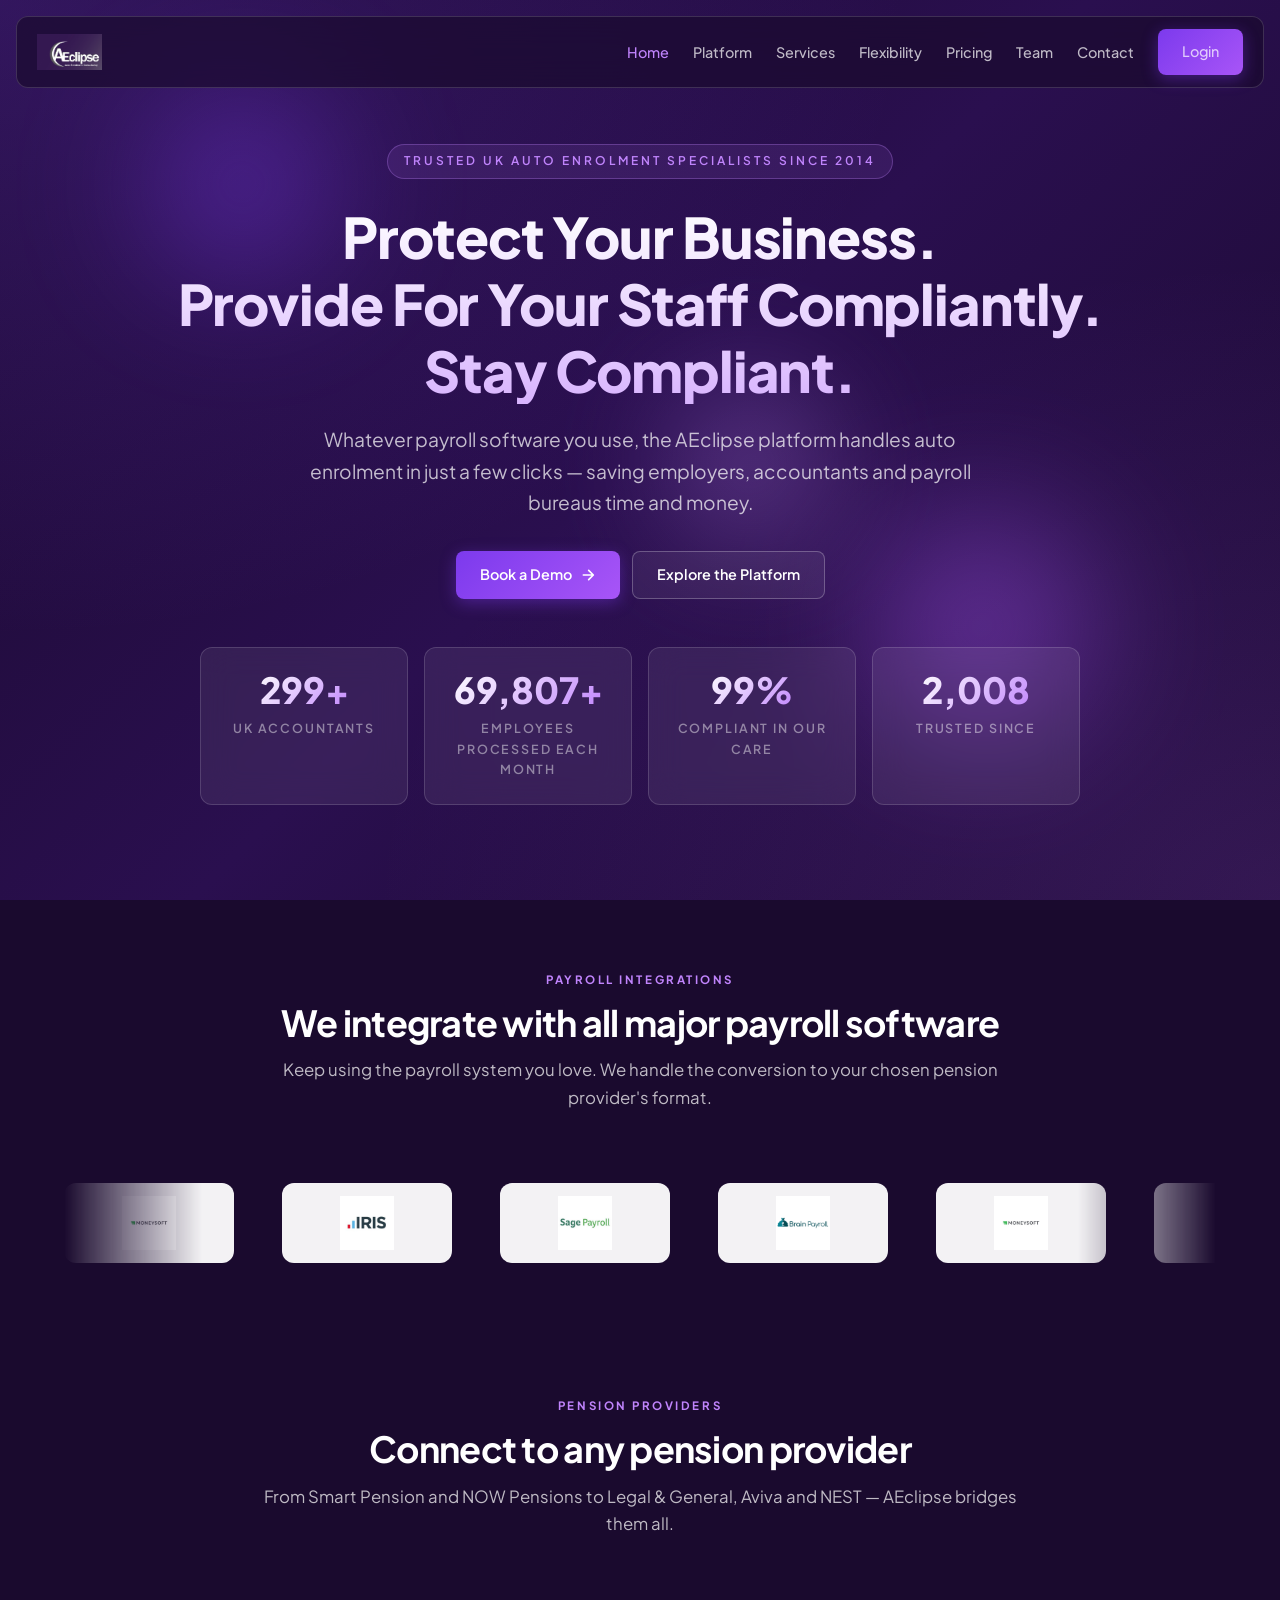
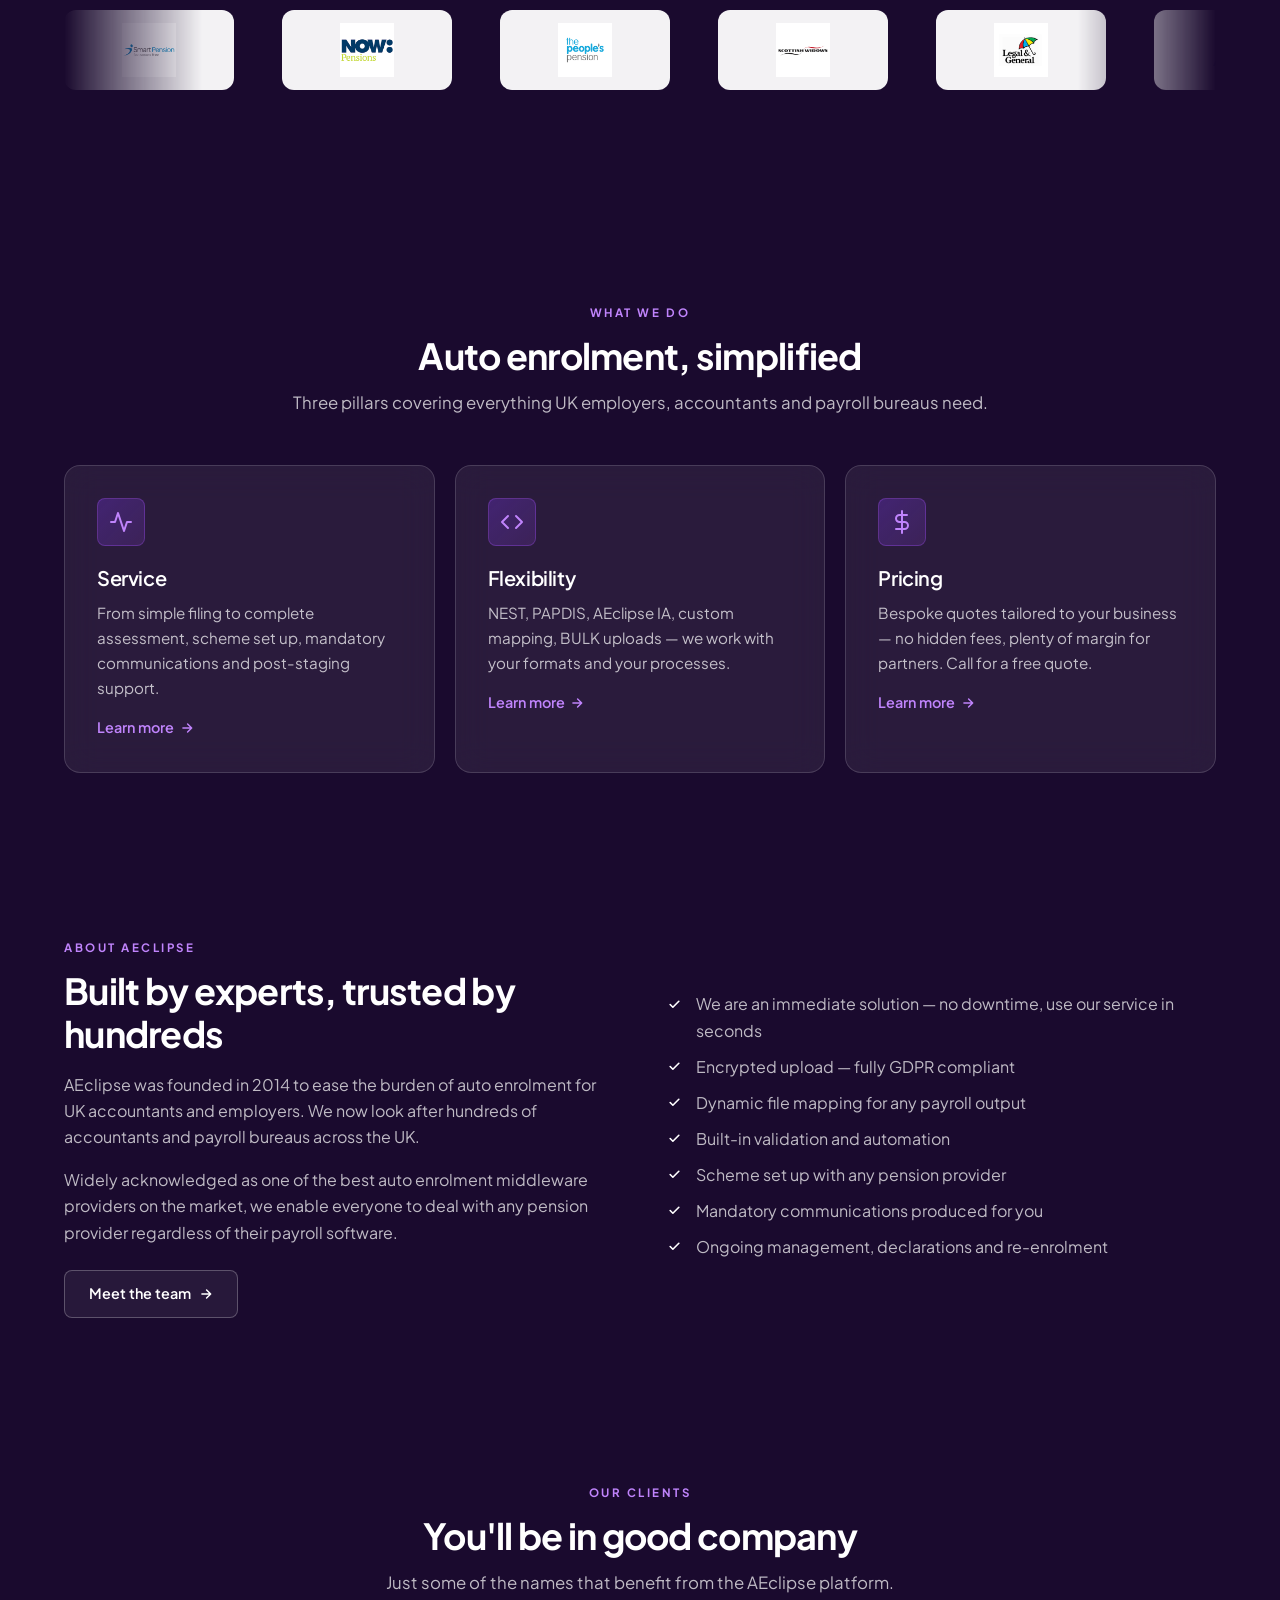
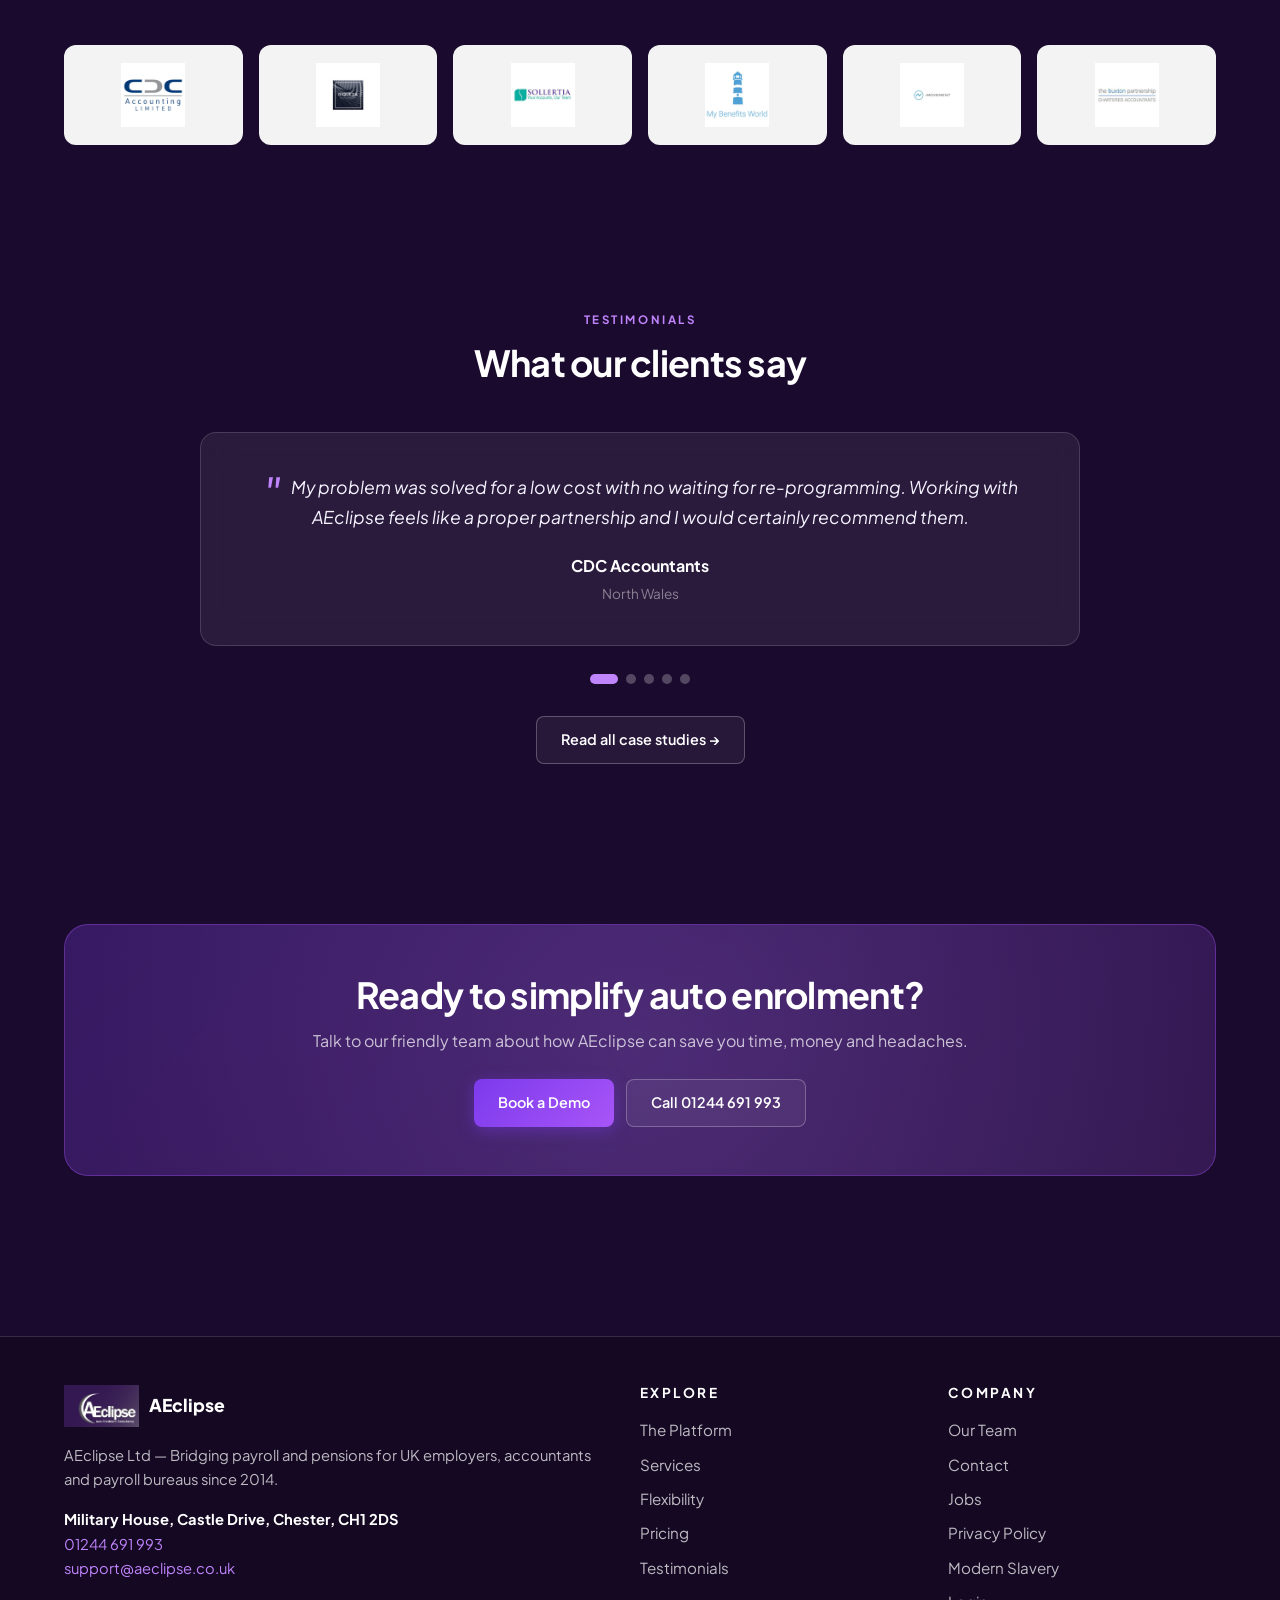
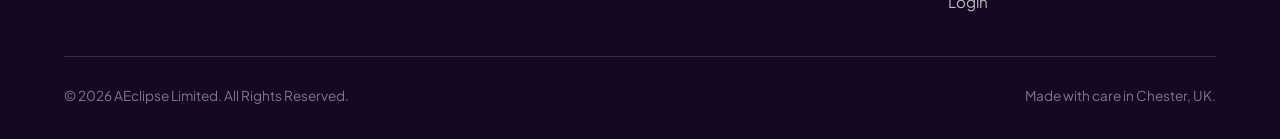
<file: index.html>
<!doctype html>
<html lang="en-GB">
<head>
<meta charset="utf-8">
<meta name="viewport" content="width=device-width,initial-scale=1">
<title>AEclipse — Auto Enrolment Made Simple | UK Pension Compliance</title>
<meta name="description" content="AEclipse bridges any payroll software with any pension provider. Trusted by hundreds of UK accountants and payroll bureaus since 2014.">
<link rel="icon" type="image/png" href="assets/images/Aeclipselogo.png">
<link rel="preconnect" href="https://fonts.googleapis.com">
<link rel="preconnect" href="https://fonts.gstatic.com" crossorigin>
<link href="https://fonts.googleapis.com/css2?family=Plus+Jakarta+Sans:wght@300;400;500;600;700;800&display=swap" rel="stylesheet">
<link rel="stylesheet" href="assets/css/style.css">
</head>
<body>

<nav class="navbar" aria-label="Main navigation">
  <a href="index.html" class="navbar-logo"><img src="assets/images/Aeclipselogo.png" alt="AEclipse logo"></a>
  <button class="menu-toggle" aria-label="Toggle menu" aria-expanded="false">
    <svg viewBox="0 0 24 24" fill="none" stroke="currentColor" stroke-width="2"><path d="M3 6h18M3 12h18M3 18h18" stroke-linecap="round"/></svg>
  </button>
  <ul class="navbar-links">
    <li><a href="index.html" class="active">Home</a></li>
    <li><a href="platform.html">Platform</a></li>
    <li><a href="services.html">Services</a></li>
    <li><a href="flexibility.html">Flexibility</a></li>
    <li><a href="pricing.html">Pricing</a></li>
    <li><a href="team.html">Team</a></li>
    <li><a href="contact.html">Contact</a></li>
    <li class="cta"><a href="https://pro.aeclipse.co.uk/" class="btn btn-primary" target="_blank" rel="noopener">Login</a></li>
  </ul>
</nav>

<header class="hero">
  <div class="orb orb-1"></div>
  <div class="orb orb-2"></div>
  <div class="orb orb-3"></div>
  <div class="container">
    <span class="hero-eyebrow reveal">Trusted UK Auto Enrolment Specialists since 2014</span>
    <h1 class="reveal">Protect Your Business.<br>Provide For Your Staff Compliantly.<br>Stay Compliant.</h1>
    <p class="hero-subtitle reveal">Whatever payroll software you use, the AEclipse platform handles auto enrolment in just a few clicks — saving employers, accountants and payroll bureaus time and money.</p>
    <div class="hero-cta reveal">
      <a href="contact.html" class="btn btn-primary">Book a Demo
        <svg width="16" height="16" viewBox="0 0 24 24" fill="none" stroke="currentColor" stroke-width="2.5" stroke-linecap="round" stroke-linejoin="round"><path d="M5 12h14M13 5l7 7-7 7"/></svg>
      </a>
      <a href="platform.html" class="btn btn-secondary">Explore the Platform</a>
    </div>
    <div class="stats reveal">
      <div class="stat"><span class="stat-number" data-count="300" data-suffix="+">0</span><span class="stat-label">UK Accountants</span></div>
      <div class="stat"><span class="stat-number" data-count="70000" data-suffix="+">0</span><span class="stat-label">Employees Processed Each Month</span></div>
      <div class="stat"><span class="stat-number" data-count="100" data-suffix="%">0</span><span class="stat-label">Compliant In Our Care</span></div>
      <div class="stat"><span class="stat-number" data-count="2014">0</span><span class="stat-label">Trusted Since</span></div>
    </div>
  </div>
</header>

<section class="section">
  <div class="container">
    <div class="section-head reveal">
      <span class="section-eyebrow">Payroll Integrations</span>
      <h2>We integrate with all major payroll software</h2>
      <p>Keep using the payroll system you love. We handle the conversion to your chosen pension provider's format.</p>
    </div>
    <div class="marquee">
      <div class="marquee-track">
        <div class="marquee-item"><img src="assets/images/Moneysoft.jpg" alt="Moneysoft"></div>
        <div class="marquee-item"><img src="assets/images/Iris.jpg" alt="IRIS"></div>
        <div class="marquee-item"><img src="assets/images/SagePayroll.jpg" alt="Sage Payroll"></div>
        <div class="marquee-item"><img src="assets/images/BrainPayroll.png" alt="Brain Payroll"></div>
        <div class="marquee-item"><img src="assets/images/Moneysoft.jpg" alt=""></div>
        <div class="marquee-item"><img src="assets/images/Iris.jpg" alt=""></div>
        <div class="marquee-item"><img src="assets/images/SagePayroll.jpg" alt=""></div>
        <div class="marquee-item"><img src="assets/images/BrainPayroll.png" alt=""></div>
      </div>
    </div>
  </div>
</section>

<section class="section" style="padding-top:0">
  <div class="container">
    <div class="section-head reveal">
      <span class="section-eyebrow">Pension Providers</span>
      <h2>Connect to any pension provider</h2>
      <p>From Smart Pension and NOW Pensions to Legal &amp; General, Aviva and NEST — AEclipse bridges them all.</p>
    </div>
    <div class="marquee">
      <div class="marquee-track">
        <div class="marquee-item"><img src="assets/images/SmartPension.jpg" alt="Smart Pension"></div>
        <div class="marquee-item"><img src="assets/images/NowPensions.jpg" alt="Now Pensions"></div>
        <div class="marquee-item"><img src="assets/images/PeoplesPension.jpg" alt="The People's Pension"></div>
        <div class="marquee-item"><img src="assets/images/ScottishWidows.jpg" alt="Scottish Widows"></div>
        <div class="marquee-item"><img src="assets/images/LegalandGeneral.jpg" alt="Legal & General"></div>
        <div class="marquee-item"><img src="assets/images/Aviva.jpg" alt="Aviva"></div>
        <div class="marquee-item"><img src="assets/images/FullCollegiaLogo.png" alt="Collegia"></div>
        <div class="marquee-item"><img src="assets/images/Nest.jpg" alt="NEST"></div>
        <div class="marquee-item"><img src="assets/images/SmartPension.jpg" alt=""></div>
        <div class="marquee-item"><img src="assets/images/NowPensions.jpg" alt=""></div>
        <div class="marquee-item"><img src="assets/images/PeoplesPension.jpg" alt=""></div>
        <div class="marquee-item"><img src="assets/images/ScottishWidows.jpg" alt=""></div>
        <div class="marquee-item"><img src="assets/images/LegalandGeneral.jpg" alt=""></div>
        <div class="marquee-item"><img src="assets/images/Aviva.jpg" alt=""></div>
        <div class="marquee-item"><img src="assets/images/FullCollegiaLogo.png" alt=""></div>
        <div class="marquee-item"><img src="assets/images/Nest.jpg" alt=""></div>
      </div>
    </div>
  </div>
</section>

<section class="section">
  <div class="container">
    <div class="section-head reveal">
      <span class="section-eyebrow">What We Do</span>
      <h2>Auto enrolment, simplified</h2>
      <p>Three pillars covering everything UK employers, accountants and payroll bureaus need.</p>
    </div>
    <div class="cards-grid-3">
      <article class="card reveal">
        <div class="card-icon"><svg viewBox="0 0 24 24" fill="none" stroke="currentColor" stroke-width="2" stroke-linecap="round" stroke-linejoin="round"><path d="M22 12h-4l-3 9L9 3l-3 9H2"/></svg></div>
        <h3>Service</h3>
        <p>From simple filing to complete assessment, scheme set up, mandatory communications and post-staging support.</p>
        <a href="services.html" class="card-link">Learn more
          <svg width="14" height="14" viewBox="0 0 24 24" fill="none" stroke="currentColor" stroke-width="2.5" stroke-linecap="round" stroke-linejoin="round"><path d="M5 12h14M13 5l7 7-7 7"/></svg>
        </a>
      </article>
      <article class="card reveal">
        <div class="card-icon"><svg viewBox="0 0 24 24" fill="none" stroke="currentColor" stroke-width="2" stroke-linecap="round" stroke-linejoin="round"><polyline points="16 18 22 12 16 6"/><polyline points="8 6 2 12 8 18"/></svg></div>
        <h3>Flexibility</h3>
        <p>NEST, PAPDIS, AEclipse IA, custom mapping, BULK uploads — we work with your formats and your processes.</p>
        <a href="flexibility.html" class="card-link">Learn more
          <svg width="14" height="14" viewBox="0 0 24 24" fill="none" stroke="currentColor" stroke-width="2.5" stroke-linecap="round" stroke-linejoin="round"><path d="M5 12h14M13 5l7 7-7 7"/></svg>
        </a>
      </article>
      <article class="card reveal">
        <div class="card-icon"><svg viewBox="0 0 24 24" fill="none" stroke="currentColor" stroke-width="2" stroke-linecap="round" stroke-linejoin="round"><line x1="12" y1="1" x2="12" y2="23"/><path d="M17 5H9.5a3.5 3.5 0 0 0 0 7h5a3.5 3.5 0 0 1 0 7H6"/></svg></div>
        <h3>Pricing</h3>
        <p>Bespoke quotes tailored to your business — no hidden fees, plenty of margin for partners. Call for a free quote.</p>
        <a href="pricing.html" class="card-link">Learn more
          <svg width="14" height="14" viewBox="0 0 24 24" fill="none" stroke="currentColor" stroke-width="2.5" stroke-linecap="round" stroke-linejoin="round"><path d="M5 12h14M13 5l7 7-7 7"/></svg>
        </a>
      </article>
    </div>
  </div>
</section>

<section class="section">
  <div class="container">
    <div class="two-col">
      <div class="reveal">
        <span class="section-eyebrow">About AEclipse</span>
        <h2 style="margin-bottom:1rem">Built by experts, trusted by hundreds</h2>
        <p style="margin-bottom:1rem">AEclipse was founded in 2014 to ease the burden of auto enrolment for UK accountants and employers. We now look after hundreds of accountants and payroll bureaus across the UK.</p>
        <p style="margin-bottom:1.5rem">Widely acknowledged as one of the best auto enrolment middleware providers on the market, we enable everyone to deal with any pension provider regardless of their payroll software.</p>
        <a href="team.html" class="btn btn-secondary">Meet the team
          <svg width="14" height="14" viewBox="0 0 24 24" fill="none" stroke="currentColor" stroke-width="2.5" stroke-linecap="round" stroke-linejoin="round"><path d="M5 12h14M13 5l7 7-7 7"/></svg>
        </a>
      </div>
      <div class="reveal">
        <ul class="list-checks">
          <li>We are an immediate solution — no downtime, use our service in seconds</li>
          <li>Encrypted upload — fully GDPR compliant</li>
          <li>Dynamic file mapping for any payroll output</li>
          <li>Built-in validation and automation</li>
          <li>Scheme set up with any pension provider</li>
          <li>Mandatory communications produced for you</li>
          <li>Ongoing management, declarations and re-enrolment</li>
        </ul>
      </div>
    </div>
  </div>
</section>

<section class="section">
  <div class="container">
    <div class="section-head reveal">
      <span class="section-eyebrow">Our Clients</span>
      <h2>You'll be in good company</h2>
      <p>Just some of the names that benefit from the AEclipse platform.</p>
    </div>
    <div class="client-grid reveal">
      <div class="client-item"><img src="assets/images/CDC.jpg" alt="CDC Accountants"></div>
      <div class="client-item"><img src="assets/images/RiquezaBusinessSolutions.jpg" alt="Riqueza Business Solutions"></div>
      <div class="client-item"><img src="assets/images/Sollertia.jpg" alt="Sollertia"></div>
      <div class="client-item"><img src="assets/images/Mybenefitsworld.jpg" alt="Mybenefitsworld"></div>
      <div class="client-item"><img src="assets/images/Imovement.jpg" alt="Imovement"></div>
      <div class="client-item"><img src="assets/images/thebuxtonpartnership.jpg" alt="The Buxton Partnership"></div>
    </div>
  </div>
</section>

<section class="section">
  <div class="container">
    <div class="section-head reveal">
      <span class="section-eyebrow">Testimonials</span>
      <h2>What our clients say</h2>
    </div>
    <div class="testimonial-carousel reveal">
      <article class="testimonial active">
        <p class="testimonial-quote">My problem was solved for a low cost with no waiting for re-programming. Working with AEclipse feels like a proper partnership and I would certainly recommend them.</p>
        <strong class="testimonial-author">CDC Accountants</strong>
        <span class="testimonial-role">North Wales</span>
      </article>
      <article class="testimonial">
        <p class="testimonial-quote">AEclipse has been very professional in their approach, but at the same time done it in a friendly manner — I would recommend them totally to other charities.</p>
        <strong class="testimonial-author">Ian Thomas</strong>
        <span class="testimonial-role">Hoole Community Centre, Chester</span>
      </article>
      <article class="testimonial">
        <p class="testimonial-quote">When the work place pension staging date was upon us it was very daunting. Fortunately, AEclipse made the whole procedure effortless. Extremely helpful and professional.</p>
        <strong class="testimonial-author">Chamberlain Joinery</strong>
        <span class="testimonial-role">Birmingham</span>
      </article>
      <article class="testimonial">
        <p class="testimonial-quote">With the help of AEclipse this struggle became non-existent; they used their software to automate the editing and sending of our output files direct to Legal &amp; General.</p>
        <strong class="testimonial-author">Lynda Ware</strong>
        <span class="testimonial-role">Aston Cord, Shepperton</span>
      </article>
      <article class="testimonial">
        <p class="testimonial-quote">Dealing with AEclipse has been brilliant for us and a life saver. They have saved us hours of admin every payroll run through their automation.</p>
        <strong class="testimonial-author">Compassionate Care</strong>
        <span class="testimonial-role">Altrincham</span>
      </article>
      <div class="carousel-dots" role="tablist"></div>
    </div>
    <div style="text-align:center;margin-top:2rem"><a href="testimonials.html" class="btn btn-secondary">Read all case studies →</a></div>
  </div>
</section>

<section class="section">
  <div class="container">
    <div class="cta-banner reveal">
      <h2>Ready to simplify auto enrolment?</h2>
      <p>Talk to our friendly team about how AEclipse can save you time, money and headaches.</p>
      <div class="hero-cta" style="margin-bottom:0">
        <a href="contact.html" class="btn btn-primary">Book a Demo</a>
        <a href="tel:01244691993" class="btn btn-secondary">Call 01244 691 993</a>
      </div>
    </div>
  </div>
</section>

<footer class="footer">
  <div class="container">
    <div class="footer-grid">
      <div>
        <div class="footer-logo"><img src="assets/images/Aeclipselogo.png" alt=""><span>AEclipse</span></div>
        <p style="font-size:.92rem">AEclipse Ltd — Bridging payroll and pensions for UK employers, accountants and payroll bureaus since 2014.</p>
        <p style="font-size:.92rem;margin-top:1rem"><strong style="color:#fff">Military House, Castle Drive, Chester, CH1 2DS</strong><br>
        <a href="tel:01244691993">01244 691 993</a><br>
        <a href="mailto:support@aeclipse.co.uk">support@aeclipse.co.uk</a></p>
      </div>
      <div>
        <h4>Explore</h4>
        <ul class="footer-links">
          <li><a href="platform.html">The Platform</a></li>
          <li><a href="services.html">Services</a></li>
          <li><a href="flexibility.html">Flexibility</a></li>
          <li><a href="pricing.html">Pricing</a></li>
          <li><a href="testimonials.html">Testimonials</a></li>
        </ul>
      </div>
      <div>
        <h4>Company</h4>
        <ul class="footer-links">
          <li><a href="team.html">Our Team</a></li>
          <li><a href="contact.html">Contact</a></li>
          <li><a href="jobs.html">Jobs</a></li>
          <li><a href="privacy.html">Privacy Policy</a></li>
          <li><a href="modern-slavery.html">Modern Slavery</a></li>
          <li><a href="https://pro.aeclipse.co.uk/" target="_blank" rel="noopener">Login</a></li>
        </ul>
      </div>
    </div>
    <div class="footer-bottom">
      <span>&copy; <span id="year">2026</span> AEclipse Limited. All Rights Reserved.</span>
      <span>Made with care in Chester, UK.</span>
    </div>
  </div>
</footer>

<script src="assets/js/main.js" defer></script>
</body>
</html>
</file>
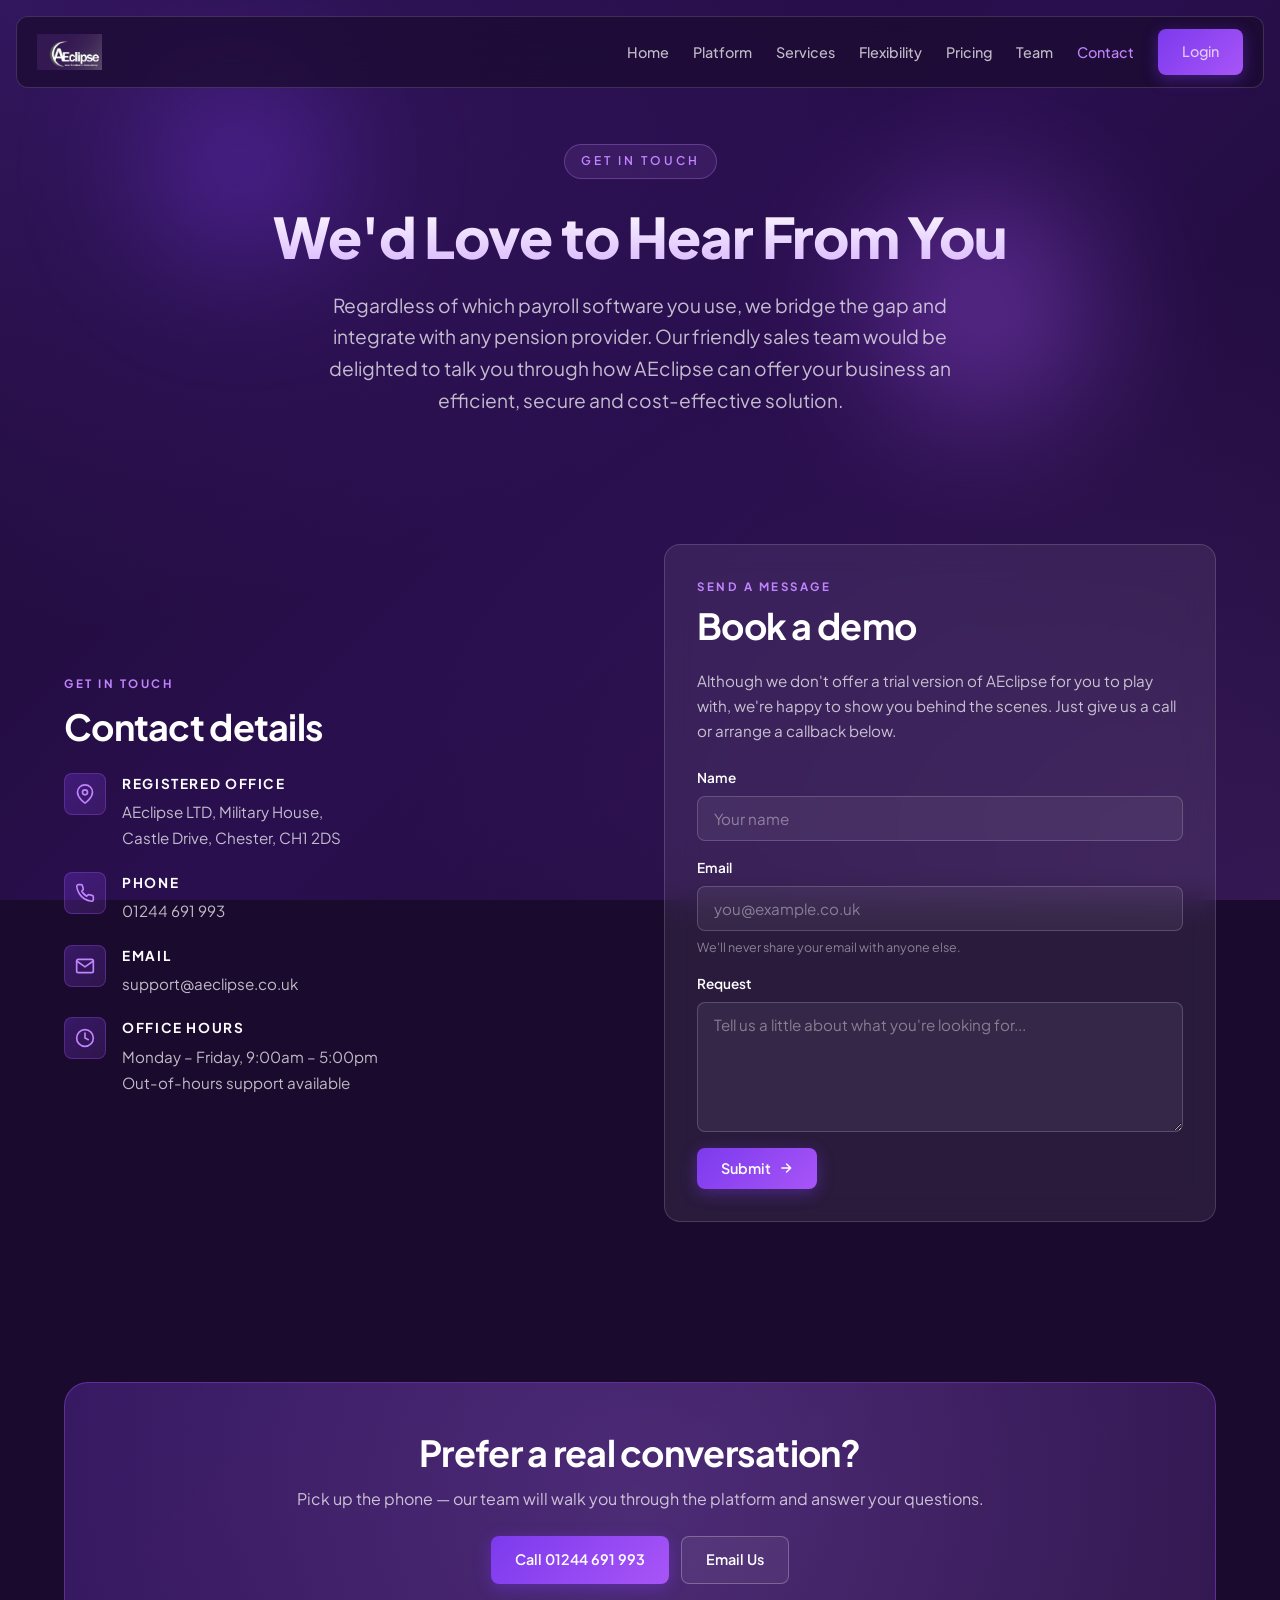
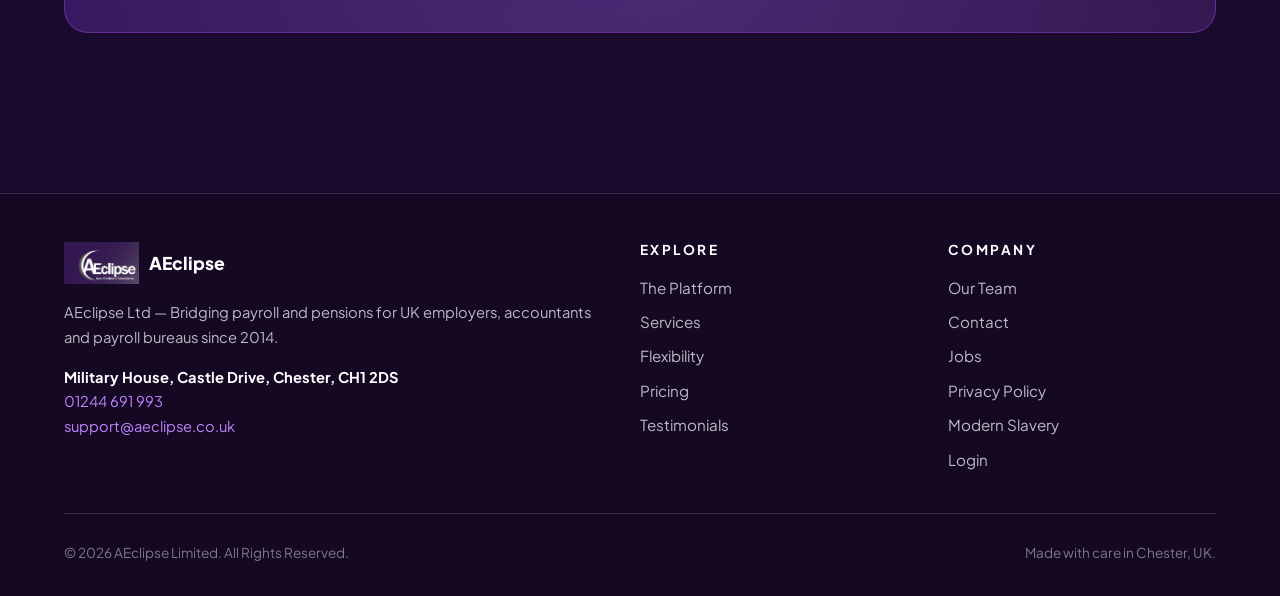
<file: contact.html>
<!doctype html>
<html lang="en-GB">
<head>
<meta charset="utf-8">
<meta name="viewport" content="width=device-width,initial-scale=1">
<title>Contact — AEclipse | Get in Touch</title>
<meta name="description" content="Talk to the AEclipse team. Phone 01244 691 993, email support@aeclipse.co.uk, or send a message via the contact form.">
<link rel="icon" type="image/png" href="assets/images/Aeclipselogo.png">
<link rel="preconnect" href="https://fonts.googleapis.com">
<link rel="preconnect" href="https://fonts.gstatic.com" crossorigin>
<link href="https://fonts.googleapis.com/css2?family=Plus+Jakarta+Sans:wght@300;400;500;600;700;800&display=swap" rel="stylesheet">
<link rel="stylesheet" href="assets/css/style.css">
</head>
<body>

<nav class="navbar" aria-label="Main navigation">
  <a href="index.html" class="navbar-logo"><img src="assets/images/Aeclipselogo.png" alt="AEclipse logo"></a>
  <button class="menu-toggle" aria-label="Toggle menu" aria-expanded="false">
    <svg viewBox="0 0 24 24" fill="none" stroke="currentColor" stroke-width="2"><path d="M3 6h18M3 12h18M3 18h18" stroke-linecap="round"/></svg>
  </button>
  <ul class="navbar-links">
    <li><a href="index.html">Home</a></li>
    <li><a href="platform.html">Platform</a></li>
    <li><a href="services.html">Services</a></li>
    <li><a href="flexibility.html">Flexibility</a></li>
    <li><a href="pricing.html">Pricing</a></li>
    <li><a href="team.html">Team</a></li>
    <li><a href="contact.html" class="active">Contact</a></li>
    <li class="cta"><a href="https://pro.aeclipse.co.uk/" class="btn btn-primary" target="_blank" rel="noopener">Login</a></li>
  </ul>
</nav>

<header class="hero">
  <div class="orb orb-1"></div>
  <div class="orb orb-2"></div>
  <div class="container">
    <span class="hero-eyebrow reveal">Get in Touch</span>
    <h1 class="reveal">We'd Love to Hear From You</h1>
    <p class="hero-subtitle reveal">Regardless of which payroll software you use, we bridge the gap and integrate with any pension provider. Our friendly sales team would be delighted to talk you through how AEclipse can offer your business an efficient, secure and cost-effective solution.</p>
  </div>
</header>

<section class="section" style="padding-top:1rem">
  <div class="container">
    <div class="two-col">
      <div class="reveal">
        <span class="section-eyebrow">Get in touch</span>
        <h2 style="margin-bottom:1.5rem">Contact details</h2>
        <div class="contact-info">
          <div class="contact-info-item">
            <div class="contact-info-icon"><svg viewBox="0 0 24 24" fill="none" stroke="currentColor" stroke-width="2" stroke-linecap="round" stroke-linejoin="round"><path d="M21 10c0 7-9 13-9 13s-9-6-9-13a9 9 0 0 1 18 0z"/><circle cx="12" cy="10" r="3"/></svg></div>
            <div class="contact-info-text">
              <strong>Registered Office</strong>
              <span>AEclipse LTD, Military House,<br>Castle Drive, Chester, CH1 2DS</span>
            </div>
          </div>
          <div class="contact-info-item">
            <div class="contact-info-icon"><svg viewBox="0 0 24 24" fill="none" stroke="currentColor" stroke-width="2" stroke-linecap="round" stroke-linejoin="round"><path d="M22 16.92v3a2 2 0 0 1-2.18 2 19.79 19.79 0 0 1-8.63-3.07 19.5 19.5 0 0 1-6-6 19.79 19.79 0 0 1-3.07-8.67A2 2 0 0 1 4.11 2h3a2 2 0 0 1 2 1.72 12.84 12.84 0 0 0 .7 2.81 2 2 0 0 1-.45 2.11L8.09 9.91a16 16 0 0 0 6 6l1.27-1.27a2 2 0 0 1 2.11-.45 12.84 12.84 0 0 0 2.81.7A2 2 0 0 1 22 16.92z"/></svg></div>
            <div class="contact-info-text">
              <strong>Phone</strong>
              <a href="tel:01244691993">01244 691 993</a>
            </div>
          </div>
          <div class="contact-info-item">
            <div class="contact-info-icon"><svg viewBox="0 0 24 24" fill="none" stroke="currentColor" stroke-width="2" stroke-linecap="round" stroke-linejoin="round"><path d="M4 4h16c1.1 0 2 .9 2 2v12c0 1.1-.9 2-2 2H4c-1.1 0-2-.9-2-2V6c0-1.1.9-2 2-2z"/><polyline points="22 6 12 13 2 6"/></svg></div>
            <div class="contact-info-text">
              <strong>Email</strong>
              <a href="mailto:support@aeclipse.co.uk">support@aeclipse.co.uk</a>
            </div>
          </div>
          <div class="contact-info-item">
            <div class="contact-info-icon"><svg viewBox="0 0 24 24" fill="none" stroke="currentColor" stroke-width="2" stroke-linecap="round" stroke-linejoin="round"><circle cx="12" cy="12" r="10"/><polyline points="12 6 12 12 16 14"/></svg></div>
            <div class="contact-info-text">
              <strong>Office Hours</strong>
              <span>Monday – Friday, 9:00am – 5:00pm<br>Out-of-hours support available</span>
            </div>
          </div>
        </div>
      </div>

      <div class="card reveal" style="padding:2rem">
        <span class="section-eyebrow" style="display:block;margin-bottom:.5rem">Send a Message</span>
        <h2 style="margin-bottom:1.25rem">Book a demo</h2>
        <p style="margin-bottom:1.5rem">Although we don't offer a trial version of AEclipse for you to play with, we're happy to show you behind the scenes. Just give us a call or arrange a callback below.</p>
        <form class="form" action="https://formsubmit.co/support@aeclipse.co.uk" method="POST">
          <input type="hidden" name="_subject" value="New enquiry from AEclipse website" />
          <input type="hidden" name="_captcha" value="true" />
          <input type="hidden" name="_template" value="table" />
          <input type="text" name="_honey" style="display:none" tabindex="-1" autocomplete="off" />
          <div class="form-group">
            <label for="c-name">Name</label>
            <input id="c-name" name="name" type="text" required placeholder="Your name">
          </div>
          <div class="form-group">
            <label for="c-email">Email</label>
            <input id="c-email" name="email" type="email" required placeholder="you@example.co.uk">
            <span class="form-note">We'll never share your email with anyone else.</span>
          </div>
          <div class="form-group">
            <label for="c-request">Request</label>
            <textarea id="c-request" name="message" required placeholder="Tell us a little about what you're looking for..."></textarea>
          </div>
          <button type="submit" class="btn btn-primary" style="align-self:flex-start">Submit
            <svg width="14" height="14" viewBox="0 0 24 24" fill="none" stroke="currentColor" stroke-width="2.5" stroke-linecap="round" stroke-linejoin="round"><path d="M5 12h14M13 5l7 7-7 7"/></svg>
          </button>
          <div class="form-success" role="status"></div>
        </form>
      </div>
    </div>
  </div>
</section>

<section class="section">
  <div class="container">
    <div class="cta-banner reveal">
      <h2>Prefer a real conversation?</h2>
      <p>Pick up the phone — our team will walk you through the platform and answer your questions.</p>
      <div class="hero-cta" style="margin-bottom:0">
        <a href="tel:01244691993" class="btn btn-primary">Call 01244 691 993</a>
        <a href="mailto:support@aeclipse.co.uk" class="btn btn-secondary">Email Us</a>
      </div>
    </div>
  </div>
</section>

<footer class="footer">
  <div class="container">
    <div class="footer-grid">
      <div>
        <div class="footer-logo"><img src="assets/images/Aeclipselogo.png" alt=""><span>AEclipse</span></div>
        <p style="font-size:.92rem">AEclipse Ltd — Bridging payroll and pensions for UK employers, accountants and payroll bureaus since 2014.</p>
        <p style="font-size:.92rem;margin-top:1rem"><strong style="color:#fff">Military House, Castle Drive, Chester, CH1 2DS</strong><br>
        <a href="tel:01244691993">01244 691 993</a><br>
        <a href="mailto:support@aeclipse.co.uk">support@aeclipse.co.uk</a></p>
      </div>
      <div>
        <h4>Explore</h4>
        <ul class="footer-links">
          <li><a href="platform.html">The Platform</a></li>
          <li><a href="services.html">Services</a></li>
          <li><a href="flexibility.html">Flexibility</a></li>
          <li><a href="pricing.html">Pricing</a></li>
          <li><a href="testimonials.html">Testimonials</a></li>
        </ul>
      </div>
      <div>
        <h4>Company</h4>
        <ul class="footer-links">
          <li><a href="team.html">Our Team</a></li>
          <li><a href="contact.html">Contact</a></li>
          <li><a href="jobs.html">Jobs</a></li>
          <li><a href="privacy.html">Privacy Policy</a></li>
          <li><a href="modern-slavery.html">Modern Slavery</a></li>
          <li><a href="https://pro.aeclipse.co.uk/" target="_blank" rel="noopener">Login</a></li>
        </ul>
      </div>
    </div>
    <div class="footer-bottom">
      <span>&copy; <span id="year">2026</span> AEclipse Limited. All Rights Reserved.</span>
      <span>Made with care in Chester, UK.</span>
    </div>
  </div>
</footer>

<script src="assets/js/main.js" defer></script>
</body>
</html>
</file>
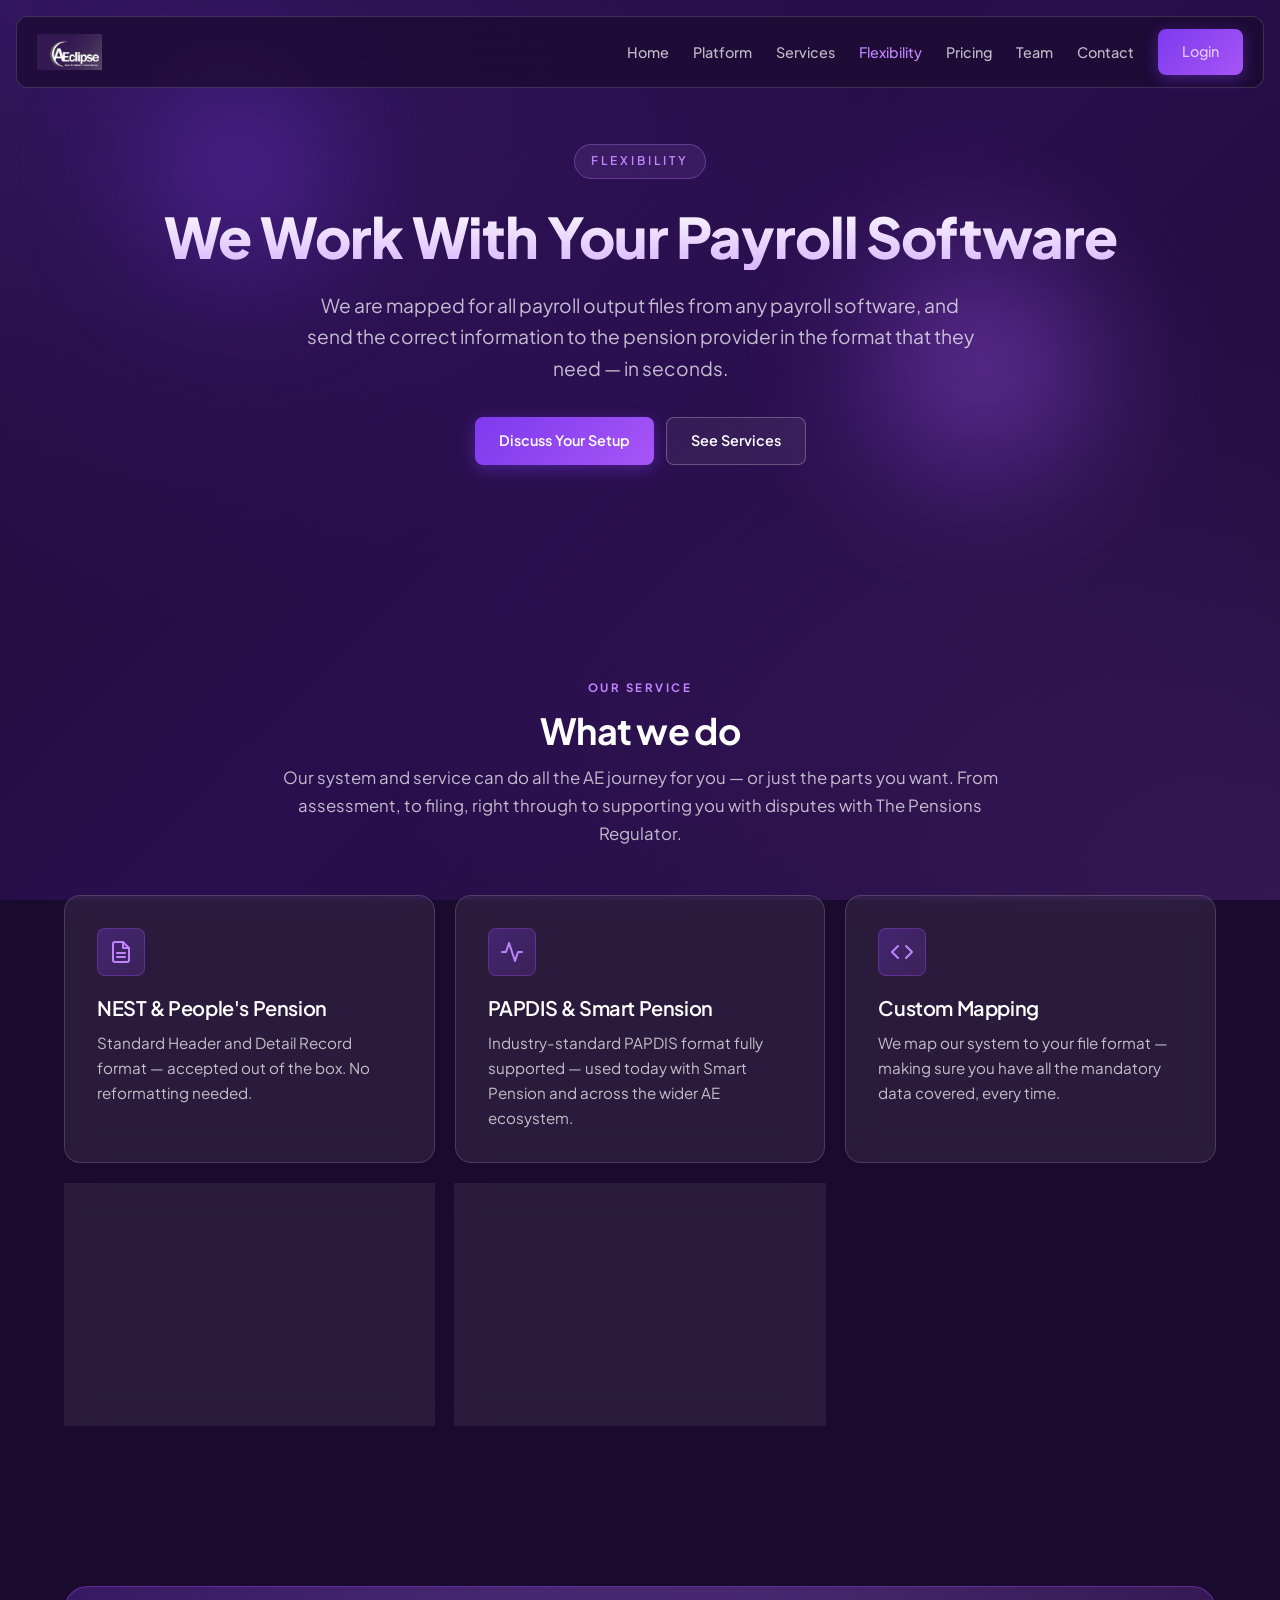
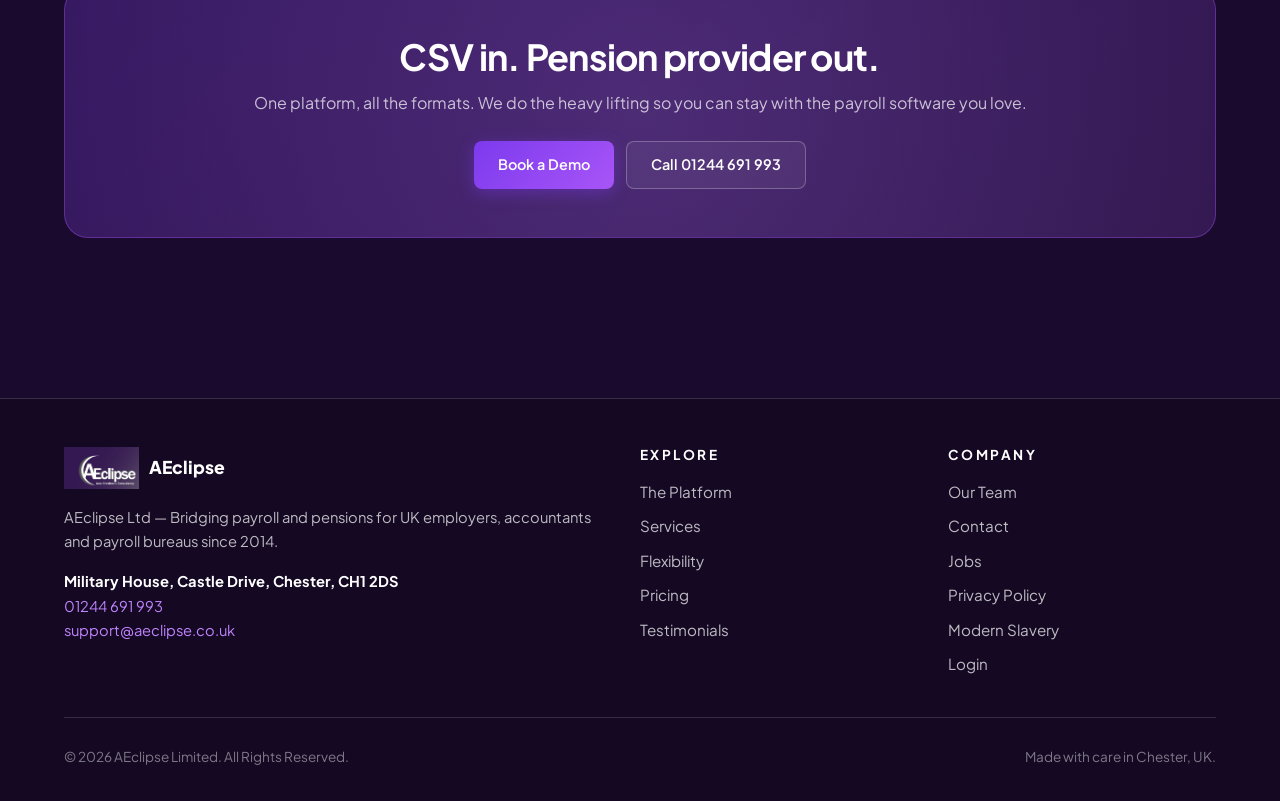
<file: flexibility.html>
<!doctype html>
<html lang="en-GB">
<head>
<meta charset="utf-8">
<meta name="viewport" content="width=device-width,initial-scale=1">
<title>Flexibility — AEclipse | Works With Any Payroll Software</title>
<meta name="description" content="AEclipse integrates CSV output files from any payroll software — NEST, PAPDIS, AEclipse IA standard, custom mapping and BULK uploads.">
<link rel="icon" type="image/png" href="assets/images/Aeclipselogo.png">
<link rel="preconnect" href="https://fonts.googleapis.com">
<link rel="preconnect" href="https://fonts.gstatic.com" crossorigin>
<link href="https://fonts.googleapis.com/css2?family=Plus+Jakarta+Sans:wght@300;400;500;600;700;800&display=swap" rel="stylesheet">
<link rel="stylesheet" href="assets/css/style.css">
</head>
<body>

<nav class="navbar" aria-label="Main navigation">
  <a href="index.html" class="navbar-logo"><img src="assets/images/Aeclipselogo.png" alt="AEclipse logo"></a>
  <button class="menu-toggle" aria-label="Toggle menu" aria-expanded="false">
    <svg viewBox="0 0 24 24" fill="none" stroke="currentColor" stroke-width="2"><path d="M3 6h18M3 12h18M3 18h18" stroke-linecap="round"/></svg>
  </button>
  <ul class="navbar-links">
    <li><a href="index.html">Home</a></li>
    <li><a href="platform.html">Platform</a></li>
    <li><a href="services.html">Services</a></li>
    <li><a href="flexibility.html" class="active">Flexibility</a></li>
    <li><a href="pricing.html">Pricing</a></li>
    <li><a href="team.html">Team</a></li>
    <li><a href="contact.html">Contact</a></li>
    <li class="cta"><a href="https://pro.aeclipse.co.uk/" class="btn btn-primary" target="_blank" rel="noopener">Login</a></li>
  </ul>
</nav>

<header class="hero">
  <div class="orb orb-1"></div>
  <div class="orb orb-2"></div>
  <div class="container">
    <span class="hero-eyebrow reveal">Flexibility</span>
    <h1 class="reveal">We Work With Your Payroll Software</h1>
    <p class="hero-subtitle reveal">We are mapped for all payroll output files from any payroll software, and send the correct information to the pension provider in the format that they need — in seconds.</p>
    <div class="hero-cta reveal">
      <a href="contact.html" class="btn btn-primary">Discuss Your Setup</a>
      <a href="services.html" class="btn btn-secondary">See Services</a>
    </div>
  </div>
</header>

<section class="section">
  <div class="container">
    <div class="section-head reveal">
      <span class="section-eyebrow">Our Service</span>
      <h2>What we do</h2>
      <p>Our system and service can do all the AE journey for you — or just the parts you want. From assessment, to filing, right through to supporting you with disputes with The Pensions Regulator.</p>
    </div>
    <div class="cards-grid">
      <article class="card reveal">
        <div class="card-icon"><svg viewBox="0 0 24 24" fill="none" stroke="currentColor" stroke-width="2" stroke-linecap="round" stroke-linejoin="round"><path d="M14 2H6a2 2 0 0 0-2 2v16a2 2 0 0 0 2 2h12a2 2 0 0 0 2-2V8z"/><polyline points="14 2 14 8 20 8"/><line x1="16" y1="13" x2="8" y2="13"/><line x1="16" y1="17" x2="8" y2="17"/></svg></div>
        <h3>NEST &amp; People's Pension</h3>
        <p>Standard Header and Detail Record format — accepted out of the box. No reformatting needed.</p>
      </article>
      <article class="card reveal">
        <div class="card-icon"><svg viewBox="0 0 24 24" fill="none" stroke="currentColor" stroke-width="2" stroke-linecap="round" stroke-linejoin="round"><polyline points="22 12 18 12 15 21 9 3 6 12 2 12"/></svg></div>
        <h3>PAPDIS &amp; Smart Pension</h3>
        <p>Industry-standard PAPDIS format fully supported — used today with Smart Pension and across the wider AE ecosystem.</p>
      </article>
      <article class="card reveal">
        <div class="card-icon"><svg viewBox="0 0 24 24" fill="none" stroke="currentColor" stroke-width="2" stroke-linecap="round" stroke-linejoin="round"><polyline points="16 18 22 12 16 6"/><polyline points="8 6 2 12 8 18"/></svg></div>
        <h3>Custom Mapping</h3>
        <p>We map our system to your file format — making sure you have all the mandatory data covered, every time.</p>
      </article>
      <article class="card reveal">
        <div class="card-icon"><svg viewBox="0 0 24 24" fill="none" stroke="currentColor" stroke-width="2" stroke-linecap="round" stroke-linejoin="round"><rect x="2" y="3" width="20" height="14" rx="2" ry="2"/><line x1="8" y1="21" x2="16" y2="21"/><line x1="12" y1="17" x2="12" y2="21"/></svg></div>
        <h3>BULK Employer Upload</h3>
        <p>Multiple payrolls in a pay period? Upload them all at once. Built for bureaus running many employers.</p>
      </article>
      <article class="card reveal">
        <div class="card-icon"><svg viewBox="0 0 24 24" fill="none" stroke="currentColor" stroke-width="2" stroke-linecap="round" stroke-linejoin="round"><circle cx="12" cy="12" r="10"/><line x1="12" y1="8" x2="12" y2="12"/><line x1="12" y1="16" x2="12.01" y2="16"/></svg></div>
        <h3>Bespoke Requirements</h3>
        <p>Got a special requirement? We've probably solved something similar. Talk to us.</p>
      </article>
    </div>
  </div>
</section>

<section class="section">
  <div class="container">
    <div class="cta-banner reveal">
      <h2>CSV in. Pension provider out.</h2>
      <p>One platform, all the formats. We do the heavy lifting so you can stay with the payroll software you love.</p>
      <div class="hero-cta" style="margin-bottom:0">
        <a href="contact.html" class="btn btn-primary">Book a Demo</a>
        <a href="tel:01244691993" class="btn btn-secondary">Call 01244 691 993</a>
      </div>
    </div>
  </div>
</section>

<footer class="footer">
  <div class="container">
    <div class="footer-grid">
      <div>
        <div class="footer-logo"><img src="assets/images/Aeclipselogo.png" alt=""><span>AEclipse</span></div>
        <p style="font-size:.92rem">AEclipse Ltd — Bridging payroll and pensions for UK employers, accountants and payroll bureaus since 2014.</p>
        <p style="font-size:.92rem;margin-top:1rem"><strong style="color:#fff">Military House, Castle Drive, Chester, CH1 2DS</strong><br>
        <a href="tel:01244691993">01244 691 993</a><br>
        <a href="mailto:support@aeclipse.co.uk">support@aeclipse.co.uk</a></p>
      </div>
      <div>
        <h4>Explore</h4>
        <ul class="footer-links">
          <li><a href="platform.html">The Platform</a></li>
          <li><a href="services.html">Services</a></li>
          <li><a href="flexibility.html">Flexibility</a></li>
          <li><a href="pricing.html">Pricing</a></li>
          <li><a href="testimonials.html">Testimonials</a></li>
        </ul>
      </div>
      <div>
        <h4>Company</h4>
        <ul class="footer-links">
          <li><a href="team.html">Our Team</a></li>
          <li><a href="contact.html">Contact</a></li>
          <li><a href="jobs.html">Jobs</a></li>
          <li><a href="privacy.html">Privacy Policy</a></li>
          <li><a href="modern-slavery.html">Modern Slavery</a></li>
          <li><a href="https://pro.aeclipse.co.uk/" target="_blank" rel="noopener">Login</a></li>
        </ul>
      </div>
    </div>
    <div class="footer-bottom">
      <span>&copy; <span id="year">2026</span> AEclipse Limited. All Rights Reserved.</span>
      <span>Made with care in Chester, UK.</span>
    </div>
  </div>
</footer>

<script src="assets/js/main.js" defer></script>
</body>
</html>
</file>
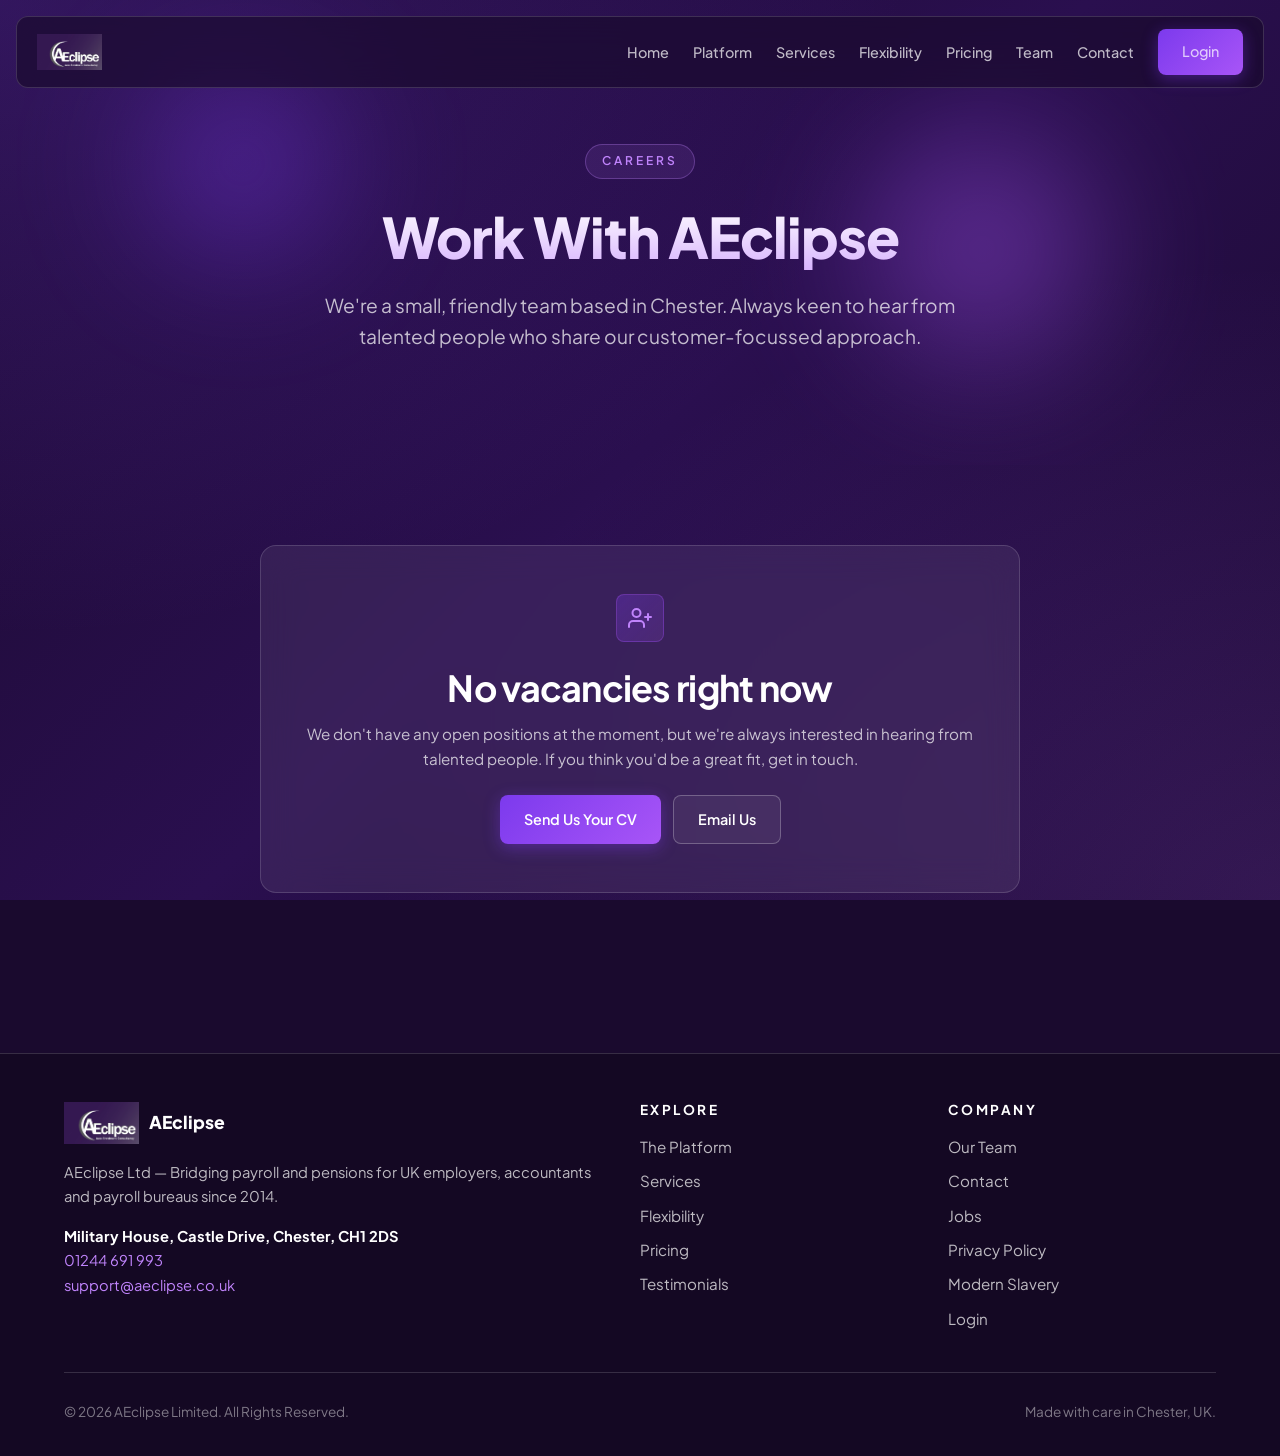
<file: jobs.html>
<!doctype html>
<html lang="en-GB">
<head>
<meta charset="utf-8">
<meta name="viewport" content="width=device-width,initial-scale=1">
<title>Careers — AEclipse | Work With Us</title>
<meta name="description" content="Interested in joining AEclipse? Get in touch — we're always keen to hear from talented people who share our values.">
<link rel="icon" type="image/png" href="assets/images/Aeclipselogo.png">
<link rel="preconnect" href="https://fonts.googleapis.com">
<link rel="preconnect" href="https://fonts.gstatic.com" crossorigin>
<link href="https://fonts.googleapis.com/css2?family=Plus+Jakarta+Sans:wght@300;400;500;600;700;800&display=swap" rel="stylesheet">
<link rel="stylesheet" href="assets/css/style.css">
</head>
<body>

<nav class="navbar" aria-label="Main navigation">
  <a href="index.html" class="navbar-logo"><img src="assets/images/Aeclipselogo.png" alt="AEclipse logo"></a>
  <button class="menu-toggle" aria-label="Toggle menu" aria-expanded="false">
    <svg viewBox="0 0 24 24" fill="none" stroke="currentColor" stroke-width="2"><path d="M3 6h18M3 12h18M3 18h18" stroke-linecap="round"/></svg>
  </button>
  <ul class="navbar-links">
    <li><a href="index.html">Home</a></li>
    <li><a href="platform.html">Platform</a></li>
    <li><a href="services.html">Services</a></li>
    <li><a href="flexibility.html">Flexibility</a></li>
    <li><a href="pricing.html">Pricing</a></li>
    <li><a href="team.html">Team</a></li>
    <li><a href="contact.html">Contact</a></li>
    <li class="cta"><a href="https://pro.aeclipse.co.uk/" class="btn btn-primary" target="_blank" rel="noopener">Login</a></li>
  </ul>
</nav>

<header class="hero">
  <div class="orb orb-1"></div>
  <div class="orb orb-2"></div>
  <div class="container">
    <span class="hero-eyebrow reveal">Careers</span>
    <h1 class="reveal">Work With AEclipse</h1>
    <p class="hero-subtitle reveal">We're a small, friendly team based in Chester. Always keen to hear from talented people who share our customer-focussed approach.</p>
  </div>
</header>

<section class="section">
  <div class="container">
    <div style="max-width:760px;margin:0 auto">
      <div class="card reveal" style="text-align:center;padding:3rem 2rem">
        <div class="card-icon" style="margin:0 auto 1.5rem"><svg viewBox="0 0 24 24" fill="none" stroke="currentColor" stroke-width="2" stroke-linecap="round" stroke-linejoin="round"><path d="M16 21v-2a4 4 0 0 0-4-4H5a4 4 0 0 0-4 4v2"/><circle cx="8.5" cy="7" r="4"/><path d="M20 8v6M23 11h-6"/></svg></div>
        <h2 style="margin-bottom:.75rem">No vacancies right now</h2>
        <p style="margin:0 auto 1.5rem">We don't have any open positions at the moment, but we're always interested in hearing from talented people. If you think you'd be a great fit, get in touch.</p>
        <div class="hero-cta" style="margin-bottom:0;justify-content:center">
          <a href="contact.html" class="btn btn-primary">Send Us Your CV</a>
          <a href="mailto:support@aeclipse.co.uk" class="btn btn-secondary">Email Us</a>
        </div>
      </div>
    </div>
  </div>
</section>

<footer class="footer">
  <div class="container">
    <div class="footer-grid">
      <div>
        <div class="footer-logo"><img src="assets/images/Aeclipselogo.png" alt=""><span>AEclipse</span></div>
        <p style="font-size:.92rem">AEclipse Ltd — Bridging payroll and pensions for UK employers, accountants and payroll bureaus since 2014.</p>
        <p style="font-size:.92rem;margin-top:1rem"><strong style="color:#fff">Military House, Castle Drive, Chester, CH1 2DS</strong><br>
        <a href="tel:01244691993">01244 691 993</a><br>
        <a href="mailto:support@aeclipse.co.uk">support@aeclipse.co.uk</a></p>
      </div>
      <div>
        <h4>Explore</h4>
        <ul class="footer-links">
          <li><a href="platform.html">The Platform</a></li>
          <li><a href="services.html">Services</a></li>
          <li><a href="flexibility.html">Flexibility</a></li>
          <li><a href="pricing.html">Pricing</a></li>
          <li><a href="testimonials.html">Testimonials</a></li>
        </ul>
      </div>
      <div>
        <h4>Company</h4>
        <ul class="footer-links">
          <li><a href="team.html">Our Team</a></li>
          <li><a href="contact.html">Contact</a></li>
          <li><a href="jobs.html">Jobs</a></li>
          <li><a href="privacy.html">Privacy Policy</a></li>
          <li><a href="modern-slavery.html">Modern Slavery</a></li>
          <li><a href="https://pro.aeclipse.co.uk/" target="_blank" rel="noopener">Login</a></li>
        </ul>
      </div>
    </div>
    <div class="footer-bottom">
      <span>&copy; <span id="year">2026</span> AEclipse Limited. All Rights Reserved.</span>
      <span>Made with care in Chester, UK.</span>
    </div>
  </div>
</footer>

<script src="assets/js/main.js" defer></script>
</body>
</html>
</file>
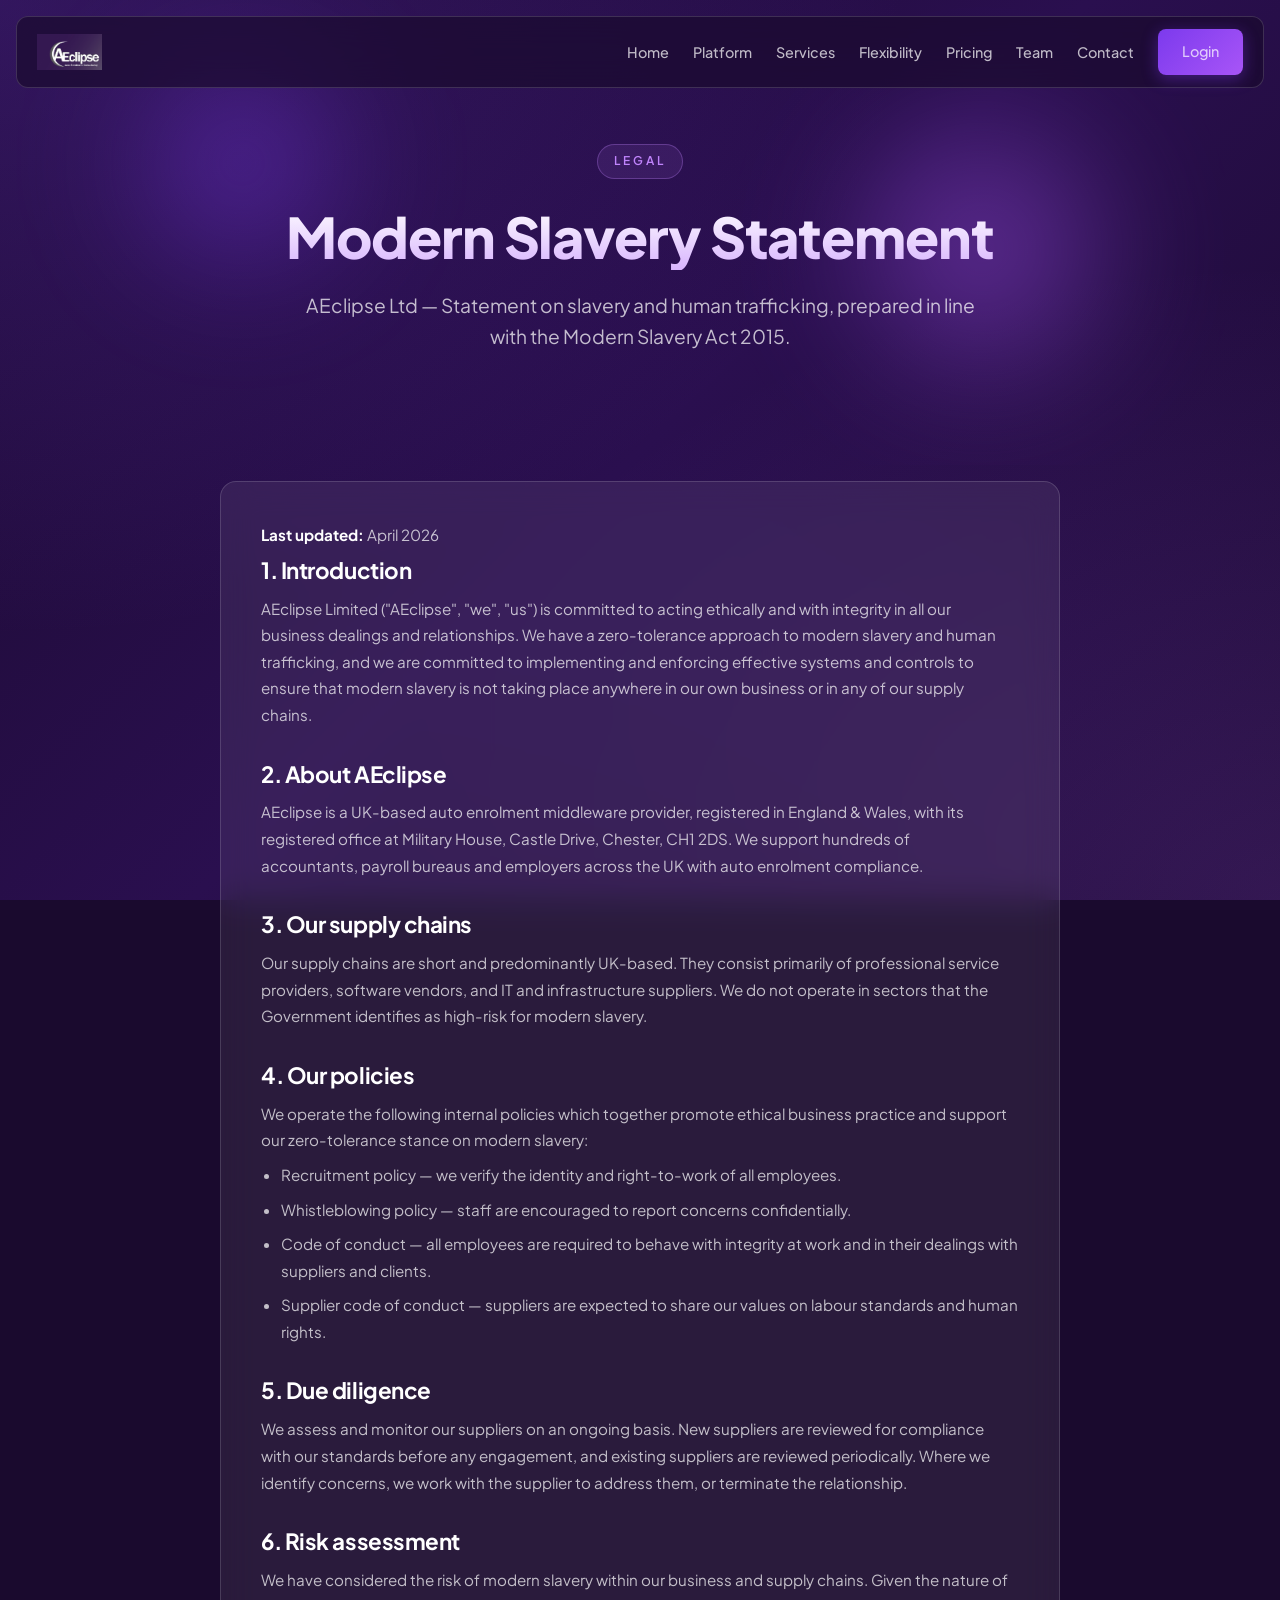
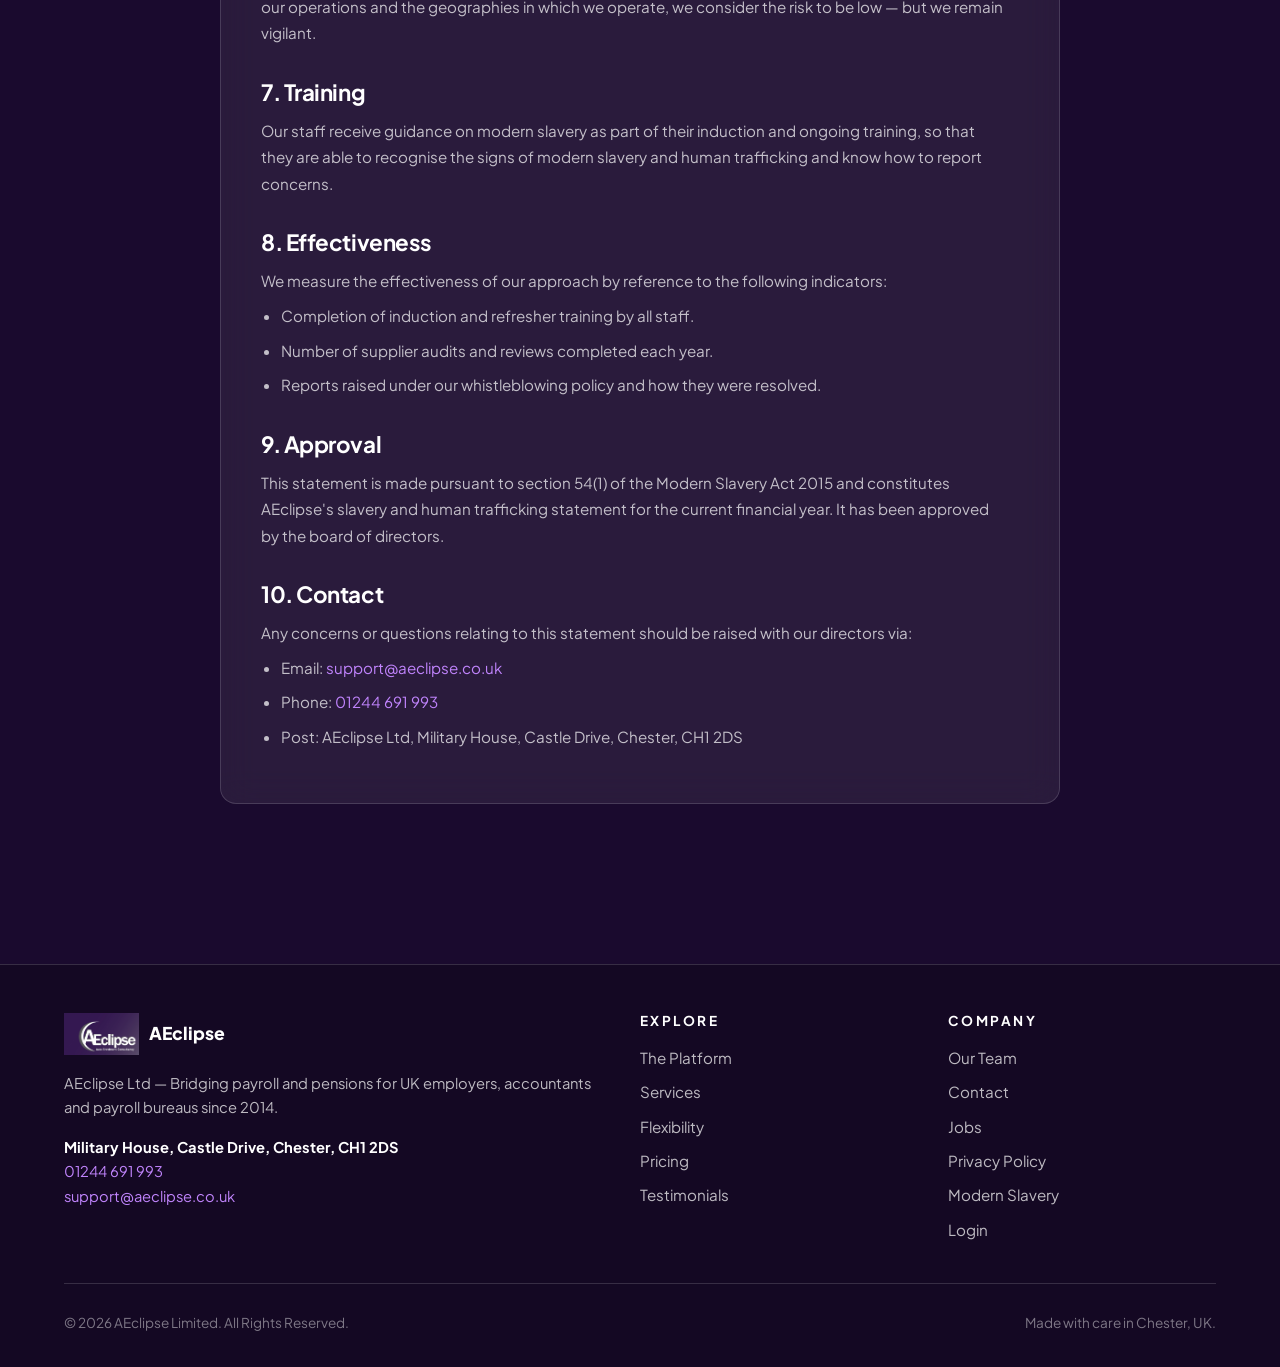
<file: modern-slavery.html>
<!doctype html>
<html lang="en-GB">
<head>
<meta charset="utf-8">
<meta name="viewport" content="width=device-width,initial-scale=1">
<title>Modern Slavery Statement — AEclipse</title>
<meta name="description" content="AEclipse Ltd Modern Slavery and Human Trafficking Statement, prepared in line with the Modern Slavery Act 2015.">
<link rel="icon" type="image/png" href="assets/images/Aeclipselogo.png">
<link rel="preconnect" href="https://fonts.googleapis.com">
<link rel="preconnect" href="https://fonts.gstatic.com" crossorigin>
<link href="https://fonts.googleapis.com/css2?family=Plus+Jakarta+Sans:wght@300;400;500;600;700;800&display=swap" rel="stylesheet">
<link rel="stylesheet" href="assets/css/style.css">
<style>
.policy-card{background:var(--glass-bg);border:1px solid var(--glass-border);border-radius:var(--radius-lg);backdrop-filter:blur(16px);padding:2.5rem;line-height:1.75}
.policy-card h2{margin:2rem 0 .75rem;color:#fff;font-size:1.4rem}
.policy-card h2:first-of-type{margin-top:0}
.policy-card p,.policy-card li{color:var(--text-secondary);font-size:.95rem;margin-bottom:.5rem}
.policy-card ul{margin:.5rem 0 .75rem 1.25rem}
.policy-card a{color:var(--glow)}
</style>
</head>
<body>

<nav class="navbar" aria-label="Main navigation">
  <a href="index.html" class="navbar-logo"><img src="assets/images/Aeclipselogo.png" alt="AEclipse logo"></a>
  <button class="menu-toggle" aria-label="Toggle menu" aria-expanded="false">
    <svg viewBox="0 0 24 24" fill="none" stroke="currentColor" stroke-width="2"><path d="M3 6h18M3 12h18M3 18h18" stroke-linecap="round"/></svg>
  </button>
  <ul class="navbar-links">
    <li><a href="index.html">Home</a></li>
    <li><a href="platform.html">Platform</a></li>
    <li><a href="services.html">Services</a></li>
    <li><a href="flexibility.html">Flexibility</a></li>
    <li><a href="pricing.html">Pricing</a></li>
    <li><a href="team.html">Team</a></li>
    <li><a href="contact.html">Contact</a></li>
    <li class="cta"><a href="https://pro.aeclipse.co.uk/" class="btn btn-primary" target="_blank" rel="noopener">Login</a></li>
  </ul>
</nav>

<header class="hero">
  <div class="orb orb-1"></div>
  <div class="orb orb-2"></div>
  <div class="container">
    <span class="hero-eyebrow reveal">Legal</span>
    <h1 class="reveal">Modern Slavery Statement</h1>
    <p class="hero-subtitle reveal">AEclipse Ltd — Statement on slavery and human trafficking, prepared in line with the Modern Slavery Act 2015.</p>
  </div>
</header>

<section class="section" style="padding-top:1rem">
  <div class="container">
    <div style="max-width:840px;margin:0 auto" class="reveal">
      <div class="policy-card">
        <p><strong style="color:#fff">Last updated:</strong> April 2026</p>

        <h2>1. Introduction</h2>
        <p>AEclipse Limited ("AEclipse", "we", "us") is committed to acting ethically and with integrity in all our business dealings and relationships. We have a zero-tolerance approach to modern slavery and human trafficking, and we are committed to implementing and enforcing effective systems and controls to ensure that modern slavery is not taking place anywhere in our own business or in any of our supply chains.</p>

        <h2>2. About AEclipse</h2>
        <p>AEclipse is a UK-based auto enrolment middleware provider, registered in England &amp; Wales, with its registered office at Military House, Castle Drive, Chester, CH1 2DS. We support hundreds of accountants, payroll bureaus and employers across the UK with auto enrolment compliance.</p>

        <h2>3. Our supply chains</h2>
        <p>Our supply chains are short and predominantly UK-based. They consist primarily of professional service providers, software vendors, and IT and infrastructure suppliers. We do not operate in sectors that the Government identifies as high-risk for modern slavery.</p>

        <h2>4. Our policies</h2>
        <p>We operate the following internal policies which together promote ethical business practice and support our zero-tolerance stance on modern slavery:</p>
        <ul>
          <li>Recruitment policy — we verify the identity and right-to-work of all employees.</li>
          <li>Whistleblowing policy — staff are encouraged to report concerns confidentially.</li>
          <li>Code of conduct — all employees are required to behave with integrity at work and in their dealings with suppliers and clients.</li>
          <li>Supplier code of conduct — suppliers are expected to share our values on labour standards and human rights.</li>
        </ul>

        <h2>5. Due diligence</h2>
        <p>We assess and monitor our suppliers on an ongoing basis. New suppliers are reviewed for compliance with our standards before any engagement, and existing suppliers are reviewed periodically. Where we identify concerns, we work with the supplier to address them, or terminate the relationship.</p>

        <h2>6. Risk assessment</h2>
        <p>We have considered the risk of modern slavery within our business and supply chains. Given the nature of our operations and the geographies in which we operate, we consider the risk to be low — but we remain vigilant.</p>

        <h2>7. Training</h2>
        <p>Our staff receive guidance on modern slavery as part of their induction and ongoing training, so that they are able to recognise the signs of modern slavery and human trafficking and know how to report concerns.</p>

        <h2>8. Effectiveness</h2>
        <p>We measure the effectiveness of our approach by reference to the following indicators:</p>
        <ul>
          <li>Completion of induction and refresher training by all staff.</li>
          <li>Number of supplier audits and reviews completed each year.</li>
          <li>Reports raised under our whistleblowing policy and how they were resolved.</li>
        </ul>

        <h2>9. Approval</h2>
        <p>This statement is made pursuant to section 54(1) of the Modern Slavery Act 2015 and constitutes AEclipse's slavery and human trafficking statement for the current financial year. It has been approved by the board of directors.</p>

        <h2>10. Contact</h2>
        <p>Any concerns or questions relating to this statement should be raised with our directors via:</p>
        <ul>
          <li>Email: <a href="mailto:support@aeclipse.co.uk">support@aeclipse.co.uk</a></li>
          <li>Phone: <a href="tel:01244691993">01244 691 993</a></li>
          <li>Post: AEclipse Ltd, Military House, Castle Drive, Chester, CH1 2DS</li>
        </ul>
      </div>
    </div>
  </div>
</section>

<footer class="footer">
  <div class="container">
    <div class="footer-grid">
      <div>
        <div class="footer-logo"><img src="assets/images/Aeclipselogo.png" alt=""><span>AEclipse</span></div>
        <p style="font-size:.92rem">AEclipse Ltd — Bridging payroll and pensions for UK employers, accountants and payroll bureaus since 2014.</p>
        <p style="font-size:.92rem;margin-top:1rem"><strong style="color:#fff">Military House, Castle Drive, Chester, CH1 2DS</strong><br>
        <a href="tel:01244691993">01244 691 993</a><br>
        <a href="mailto:support@aeclipse.co.uk">support@aeclipse.co.uk</a></p>
      </div>
      <div>
        <h4>Explore</h4>
        <ul class="footer-links">
          <li><a href="platform.html">The Platform</a></li>
          <li><a href="services.html">Services</a></li>
          <li><a href="flexibility.html">Flexibility</a></li>
          <li><a href="pricing.html">Pricing</a></li>
          <li><a href="testimonials.html">Testimonials</a></li>
        </ul>
      </div>
      <div>
        <h4>Company</h4>
        <ul class="footer-links">
          <li><a href="team.html">Our Team</a></li>
          <li><a href="contact.html">Contact</a></li>
          <li><a href="jobs.html">Jobs</a></li>
          <li><a href="privacy.html">Privacy Policy</a></li>
          <li><a href="modern-slavery.html">Modern Slavery</a></li>
          <li><a href="https://pro.aeclipse.co.uk/" target="_blank" rel="noopener">Login</a></li>
        </ul>
      </div>
    </div>
    <div class="footer-bottom">
      <span>&copy; <span id="year">2026</span> AEclipse Limited. All Rights Reserved.</span>
      <span>Made with care in Chester, UK.</span>
    </div>
  </div>
</footer>

<script src="assets/js/main.js" defer></script>
</body>
</html>
</file>
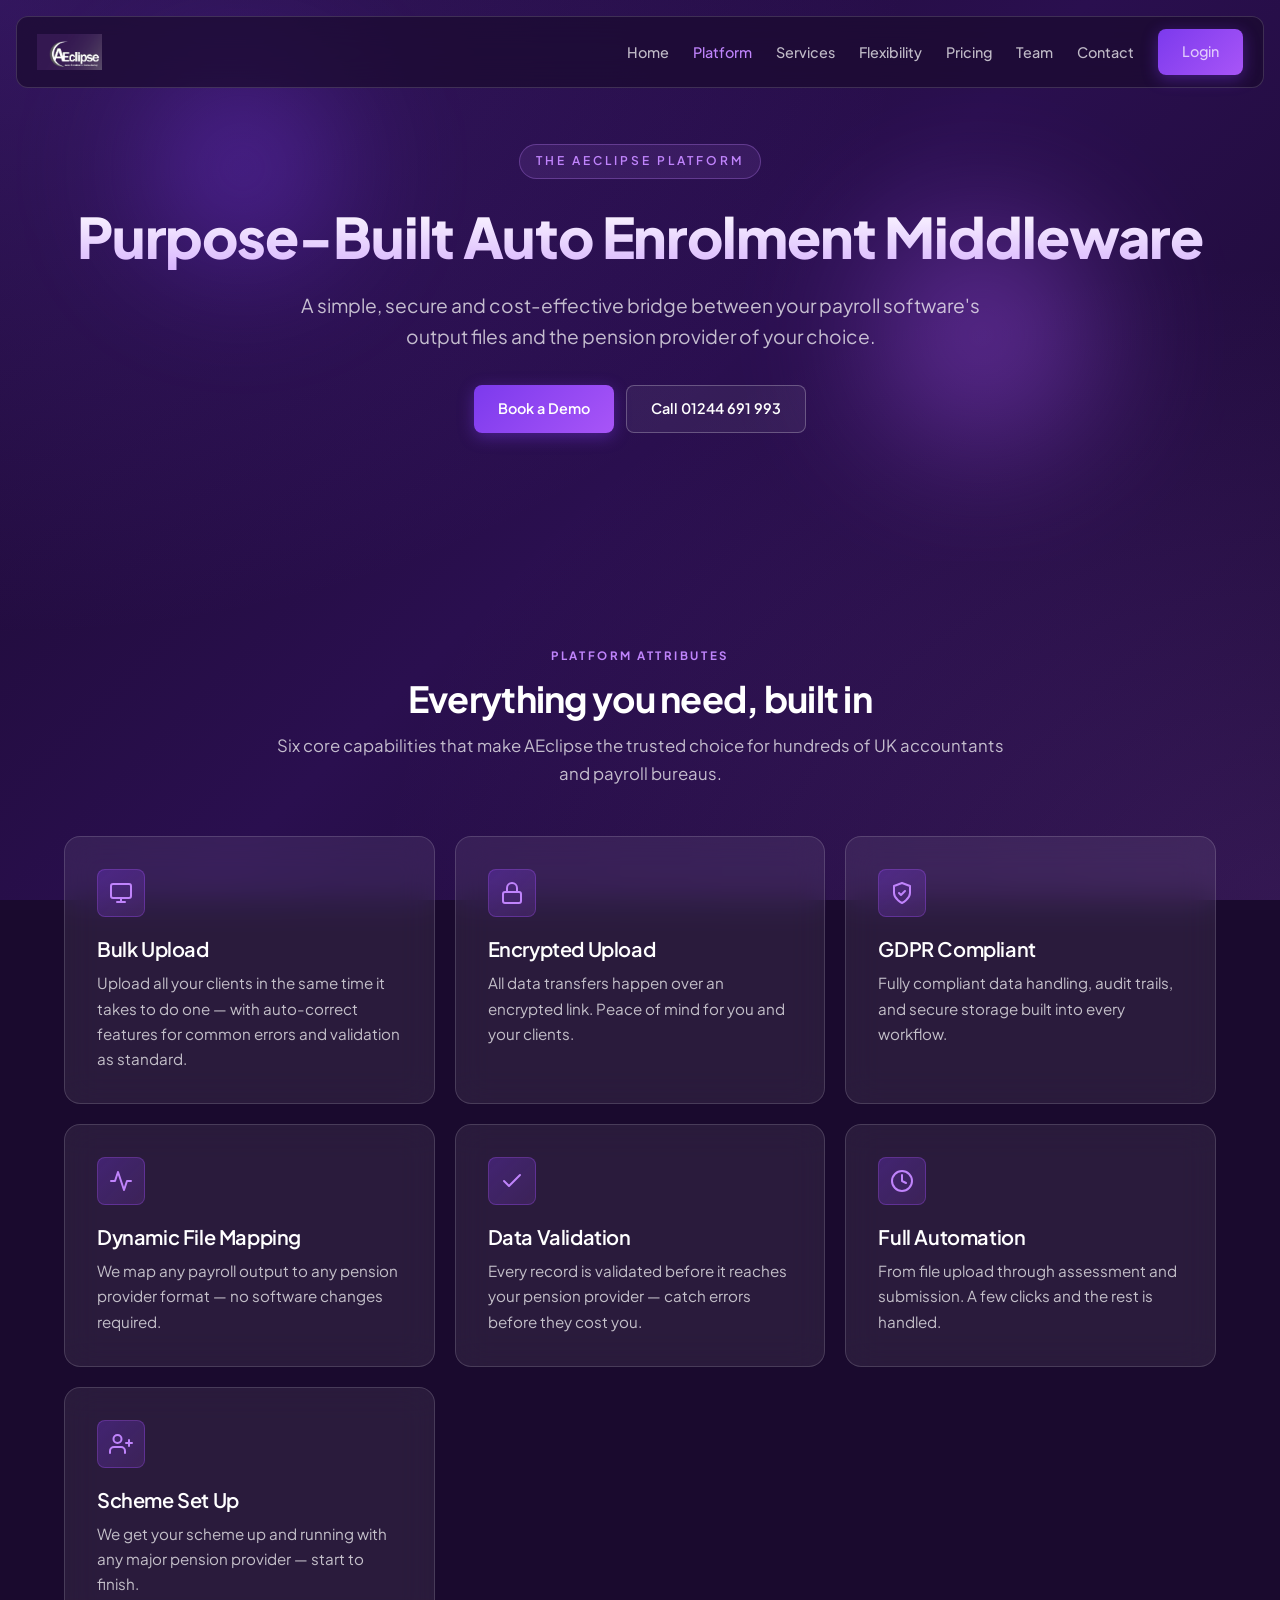
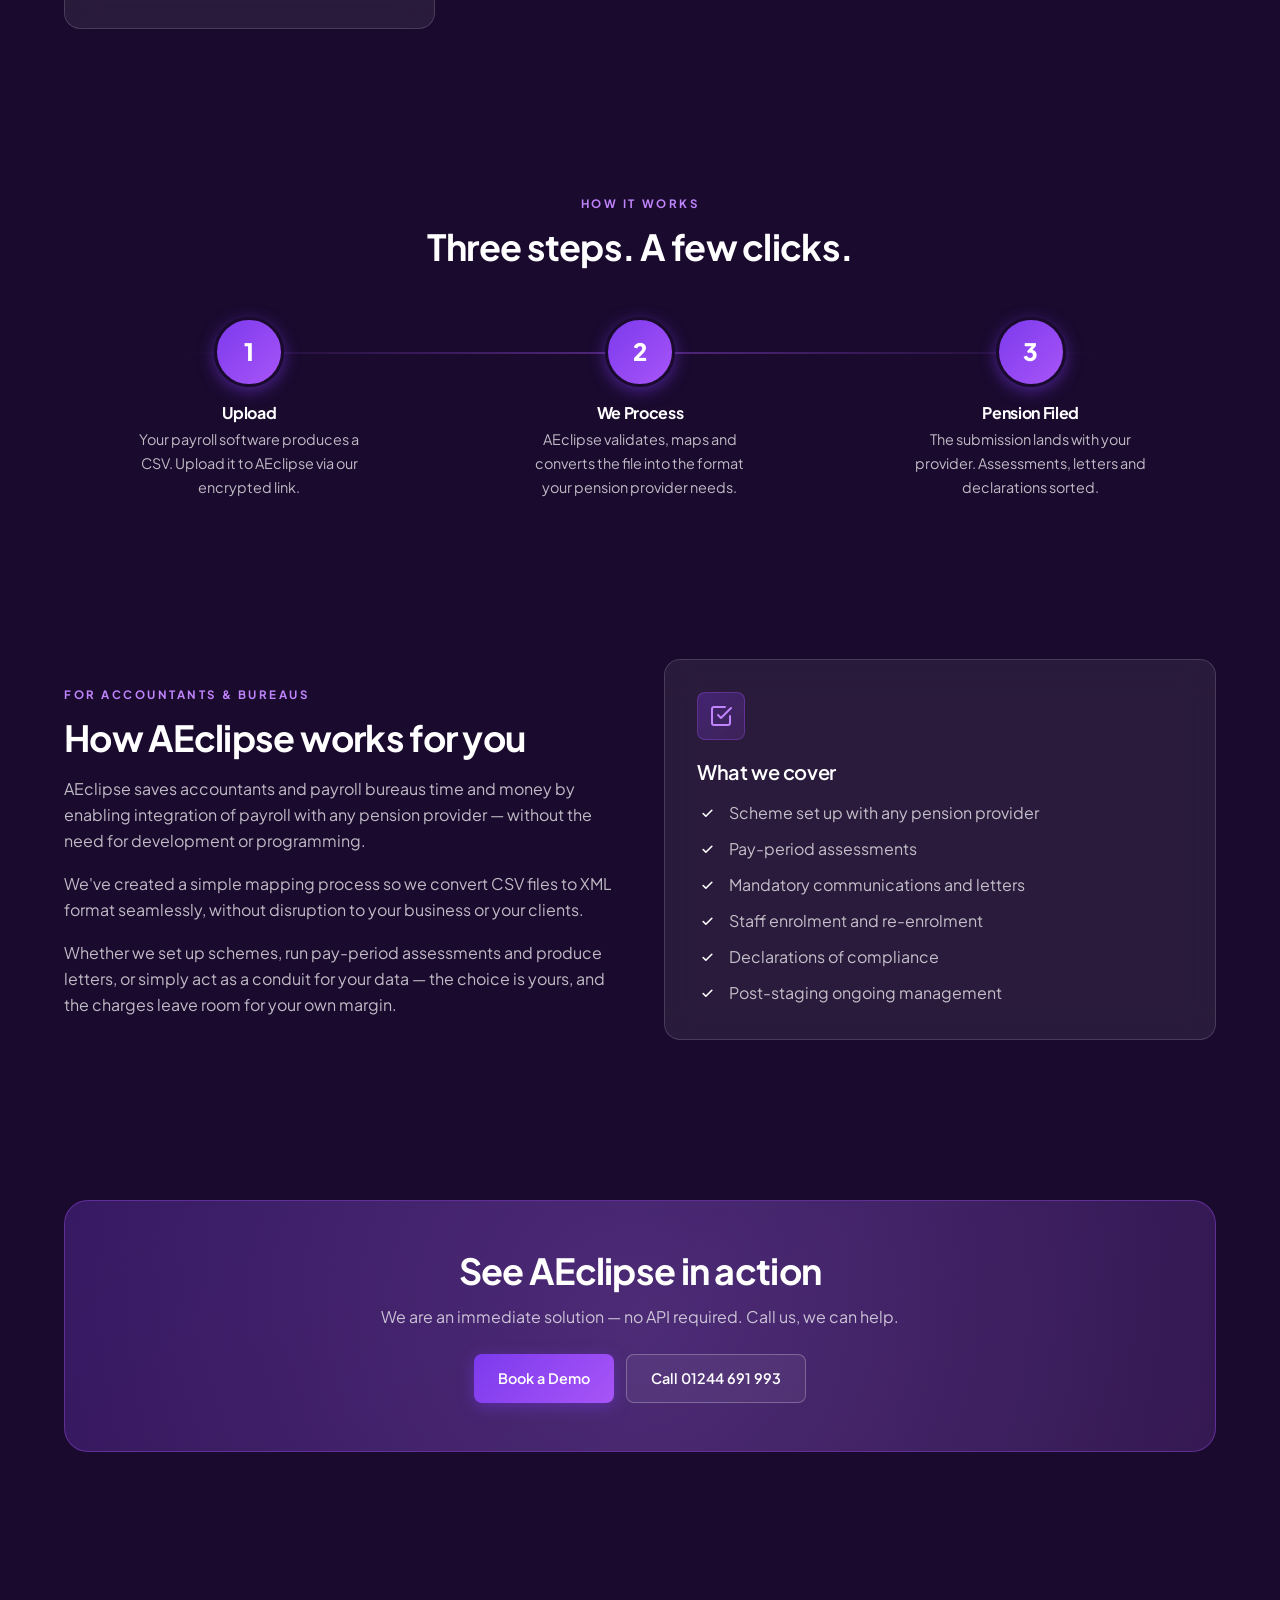
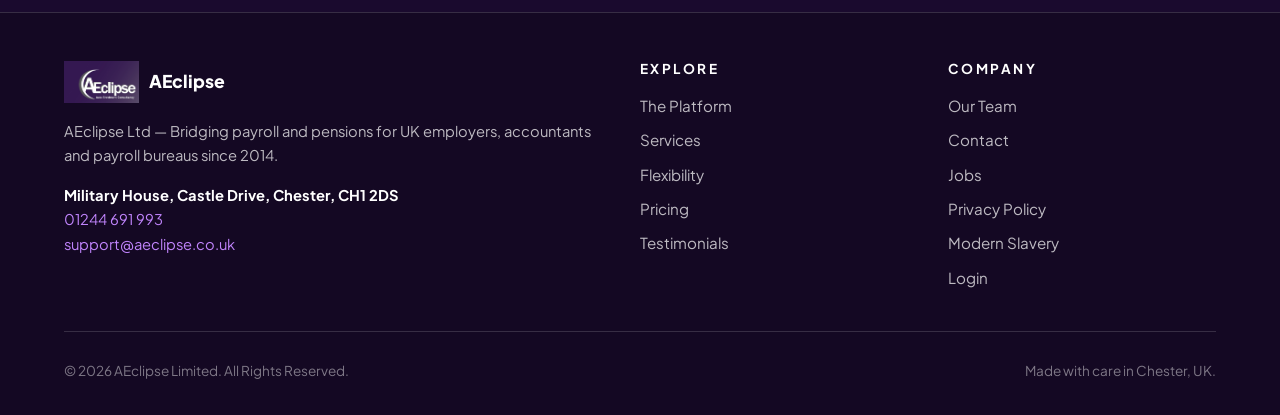
<file: platform.html>
<!doctype html>
<html lang="en-GB">
<head>
<meta charset="utf-8">
<meta name="viewport" content="width=device-width,initial-scale=1">
<title>The Platform — AEclipse | Auto Enrolment Middleware</title>
<meta name="description" content="The AEclipse platform — purpose built to bridge payroll software output files with any pension provider. Encrypted, GDPR compliant, fully automated.">
<link rel="icon" type="image/png" href="assets/images/Aeclipselogo.png">
<link rel="preconnect" href="https://fonts.googleapis.com">
<link rel="preconnect" href="https://fonts.gstatic.com" crossorigin>
<link href="https://fonts.googleapis.com/css2?family=Plus+Jakarta+Sans:wght@300;400;500;600;700;800&display=swap" rel="stylesheet">
<link rel="stylesheet" href="assets/css/style.css">
</head>
<body>

<nav class="navbar" aria-label="Main navigation">
  <a href="index.html" class="navbar-logo"><img src="assets/images/Aeclipselogo.png" alt="AEclipse logo"></a>
  <button class="menu-toggle" aria-label="Toggle menu" aria-expanded="false">
    <svg viewBox="0 0 24 24" fill="none" stroke="currentColor" stroke-width="2"><path d="M3 6h18M3 12h18M3 18h18" stroke-linecap="round"/></svg>
  </button>
  <ul class="navbar-links">
    <li><a href="index.html">Home</a></li>
    <li><a href="platform.html" class="active">Platform</a></li>
    <li><a href="services.html">Services</a></li>
    <li><a href="flexibility.html">Flexibility</a></li>
    <li><a href="pricing.html">Pricing</a></li>
    <li><a href="team.html">Team</a></li>
    <li><a href="contact.html">Contact</a></li>
    <li class="cta"><a href="https://pro.aeclipse.co.uk/" class="btn btn-primary" target="_blank" rel="noopener">Login</a></li>
  </ul>
</nav>

<header class="hero">
  <div class="orb orb-1"></div>
  <div class="orb orb-2"></div>
  <div class="container">
    <span class="hero-eyebrow reveal">The AEclipse Platform</span>
    <h1 class="reveal">Purpose-Built Auto Enrolment Middleware</h1>
    <p class="hero-subtitle reveal">A simple, secure and cost-effective bridge between your payroll software's output files and the pension provider of your choice.</p>
    <div class="hero-cta reveal">
      <a href="contact.html" class="btn btn-primary">Book a Demo</a>
      <a href="tel:01244691993" class="btn btn-secondary">Call 01244 691 993</a>
    </div>
  </div>
</header>

<section class="section">
  <div class="container">
    <div class="section-head reveal">
      <span class="section-eyebrow">Platform Attributes</span>
      <h2>Everything you need, built in</h2>
      <p>Six core capabilities that make AEclipse the trusted choice for hundreds of UK accountants and payroll bureaus.</p>
    </div>
    <div class="cards-grid">
      <article class="card reveal">
        <div class="card-icon"><svg viewBox="0 0 24 24" fill="none" stroke="currentColor" stroke-width="2" stroke-linecap="round" stroke-linejoin="round"><rect x="2" y="3" width="20" height="14" rx="2" ry="2"/><line x1="8" y1="21" x2="16" y2="21"/><line x1="12" y1="17" x2="12" y2="21"/></svg></div>
        <h3>Bulk Upload</h3>
        <p>Upload all your clients in the same time it takes to do one — with auto-correct features for common errors and validation as standard.</p>
      </article>
      <article class="card reveal">
        <div class="card-icon"><svg viewBox="0 0 24 24" fill="none" stroke="currentColor" stroke-width="2" stroke-linecap="round" stroke-linejoin="round"><rect x="3" y="11" width="18" height="11" rx="2"/><path d="M7 11V7a5 5 0 0 1 10 0v4"/></svg></div>
        <h3>Encrypted Upload</h3>
        <p>All data transfers happen over an encrypted link. Peace of mind for you and your clients.</p>
      </article>
      <article class="card reveal">
        <div class="card-icon"><svg viewBox="0 0 24 24" fill="none" stroke="currentColor" stroke-width="2" stroke-linecap="round" stroke-linejoin="round"><path d="M9 12l2 2 4-4"/><path d="M12 22s8-4 8-10V5l-8-3-8 3v7c0 6 8 10 8 10z"/></svg></div>
        <h3>GDPR Compliant</h3>
        <p>Fully compliant data handling, audit trails, and secure storage built into every workflow.</p>
      </article>
      <article class="card reveal">
        <div class="card-icon"><svg viewBox="0 0 24 24" fill="none" stroke="currentColor" stroke-width="2" stroke-linecap="round" stroke-linejoin="round"><polyline points="22 12 18 12 15 21 9 3 6 12 2 12"/></svg></div>
        <h3>Dynamic File Mapping</h3>
        <p>We map any payroll output to any pension provider format — no software changes required.</p>
      </article>
      <article class="card reveal">
        <div class="card-icon"><svg viewBox="0 0 24 24" fill="none" stroke="currentColor" stroke-width="2" stroke-linecap="round" stroke-linejoin="round"><polyline points="20 6 9 17 4 12"/></svg></div>
        <h3>Data Validation</h3>
        <p>Every record is validated before it reaches your pension provider — catch errors before they cost you.</p>
      </article>
      <article class="card reveal">
        <div class="card-icon"><svg viewBox="0 0 24 24" fill="none" stroke="currentColor" stroke-width="2" stroke-linecap="round" stroke-linejoin="round"><circle cx="12" cy="12" r="10"/><polyline points="12 6 12 12 16 14"/></svg></div>
        <h3>Full Automation</h3>
        <p>From file upload through assessment and submission. A few clicks and the rest is handled.</p>
      </article>
      <article class="card reveal">
        <div class="card-icon"><svg viewBox="0 0 24 24" fill="none" stroke="currentColor" stroke-width="2" stroke-linecap="round" stroke-linejoin="round"><path d="M16 21v-2a4 4 0 0 0-4-4H5a4 4 0 0 0-4 4v2"/><circle cx="8.5" cy="7" r="4"/><path d="M20 8v6M23 11h-6"/></svg></div>
        <h3>Scheme Set Up</h3>
        <p>We get your scheme up and running with any major pension provider — start to finish.</p>
      </article>
    </div>
  </div>
</section>

<section class="section">
  <div class="container">
    <div class="section-head reveal">
      <span class="section-eyebrow">How It Works</span>
      <h2>Three steps. A few clicks.</h2>
    </div>
    <div class="timeline reveal">
      <div class="timeline-step">
        <div class="timeline-num">1</div>
        <h4>Upload</h4>
        <p>Your payroll software produces a CSV. Upload it to AEclipse via our encrypted link.</p>
      </div>
      <div class="timeline-step">
        <div class="timeline-num">2</div>
        <h4>We Process</h4>
        <p>AEclipse validates, maps and converts the file into the format your pension provider needs.</p>
      </div>
      <div class="timeline-step">
        <div class="timeline-num">3</div>
        <h4>Pension Filed</h4>
        <p>The submission lands with your provider. Assessments, letters and declarations sorted.</p>
      </div>
    </div>
  </div>
</section>

<section class="section">
  <div class="container">
    <div class="two-col">
      <div class="reveal">
        <span class="section-eyebrow">For Accountants &amp; Bureaus</span>
        <h2 style="margin-bottom:1rem">How AEclipse works for you</h2>
        <p style="margin-bottom:1rem">AEclipse saves accountants and payroll bureaus time and money by enabling integration of payroll with any pension provider — without the need for development or programming.</p>
        <p style="margin-bottom:1rem">We've created a simple mapping process so we convert CSV files to XML format seamlessly, without disruption to your business or your clients.</p>
        <p>Whether we set up schemes, run pay-period assessments and produce letters, or simply act as a conduit for your data — the choice is yours, and the charges leave room for your own margin.</p>
      </div>
      <div class="card reveal">
        <div class="card-icon"><svg viewBox="0 0 24 24" fill="none" stroke="currentColor" stroke-width="2" stroke-linecap="round" stroke-linejoin="round"><path d="M9 11l3 3L22 4"/><path d="M21 12v7a2 2 0 0 1-2 2H5a2 2 0 0 1-2-2V5a2 2 0 0 1 2-2h11"/></svg></div>
        <h3>What we cover</h3>
        <ul class="list-checks" style="margin-top:1rem">
          <li>Scheme set up with any pension provider</li>
          <li>Pay-period assessments</li>
          <li>Mandatory communications and letters</li>
          <li>Staff enrolment and re-enrolment</li>
          <li>Declarations of compliance</li>
          <li>Post-staging ongoing management</li>
        </ul>
      </div>
    </div>
  </div>
</section>

<section class="section">
  <div class="container">
    <div class="cta-banner reveal">
      <h2>See AEclipse in action</h2>
      <p>We are an immediate solution — no API required. Call us, we can help.</p>
      <div class="hero-cta" style="margin-bottom:0">
        <a href="contact.html" class="btn btn-primary">Book a Demo</a>
        <a href="tel:01244691993" class="btn btn-secondary">Call 01244 691 993</a>
      </div>
    </div>
  </div>
</section>

<footer class="footer">
  <div class="container">
    <div class="footer-grid">
      <div>
        <div class="footer-logo"><img src="assets/images/Aeclipselogo.png" alt=""><span>AEclipse</span></div>
        <p style="font-size:.92rem">AEclipse Ltd — Bridging payroll and pensions for UK employers, accountants and payroll bureaus since 2014.</p>
        <p style="font-size:.92rem;margin-top:1rem"><strong style="color:#fff">Military House, Castle Drive, Chester, CH1 2DS</strong><br>
        <a href="tel:01244691993">01244 691 993</a><br>
        <a href="mailto:support@aeclipse.co.uk">support@aeclipse.co.uk</a></p>
      </div>
      <div>
        <h4>Explore</h4>
        <ul class="footer-links">
          <li><a href="platform.html">The Platform</a></li>
          <li><a href="services.html">Services</a></li>
          <li><a href="flexibility.html">Flexibility</a></li>
          <li><a href="pricing.html">Pricing</a></li>
          <li><a href="testimonials.html">Testimonials</a></li>
        </ul>
      </div>
      <div>
        <h4>Company</h4>
        <ul class="footer-links">
          <li><a href="team.html">Our Team</a></li>
          <li><a href="contact.html">Contact</a></li>
          <li><a href="jobs.html">Jobs</a></li>
          <li><a href="privacy.html">Privacy Policy</a></li>
          <li><a href="modern-slavery.html">Modern Slavery</a></li>
          <li><a href="https://pro.aeclipse.co.uk/" target="_blank" rel="noopener">Login</a></li>
        </ul>
      </div>
    </div>
    <div class="footer-bottom">
      <span>&copy; <span id="year">2026</span> AEclipse Limited. All Rights Reserved.</span>
      <span>Made with care in Chester, UK.</span>
    </div>
  </div>
</footer>

<script src="assets/js/main.js" defer></script>
</body>
</html>
</file>
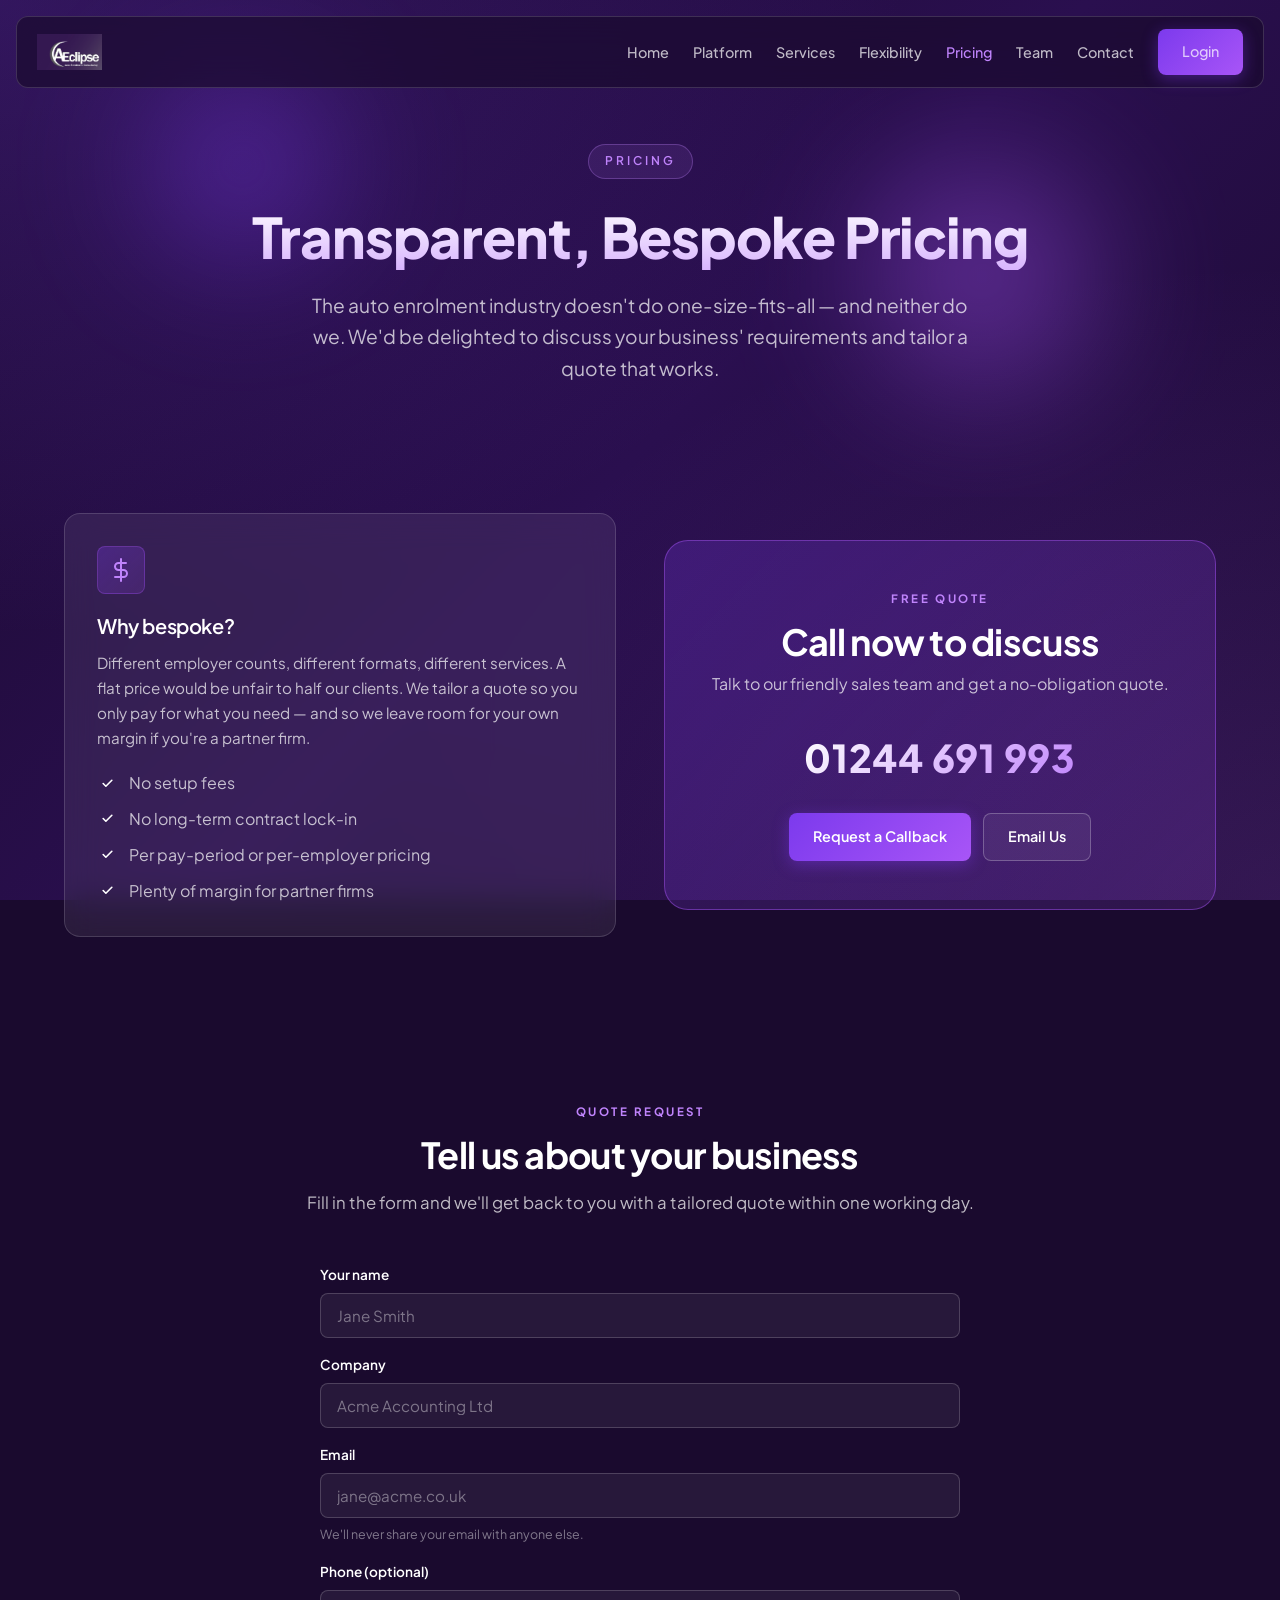
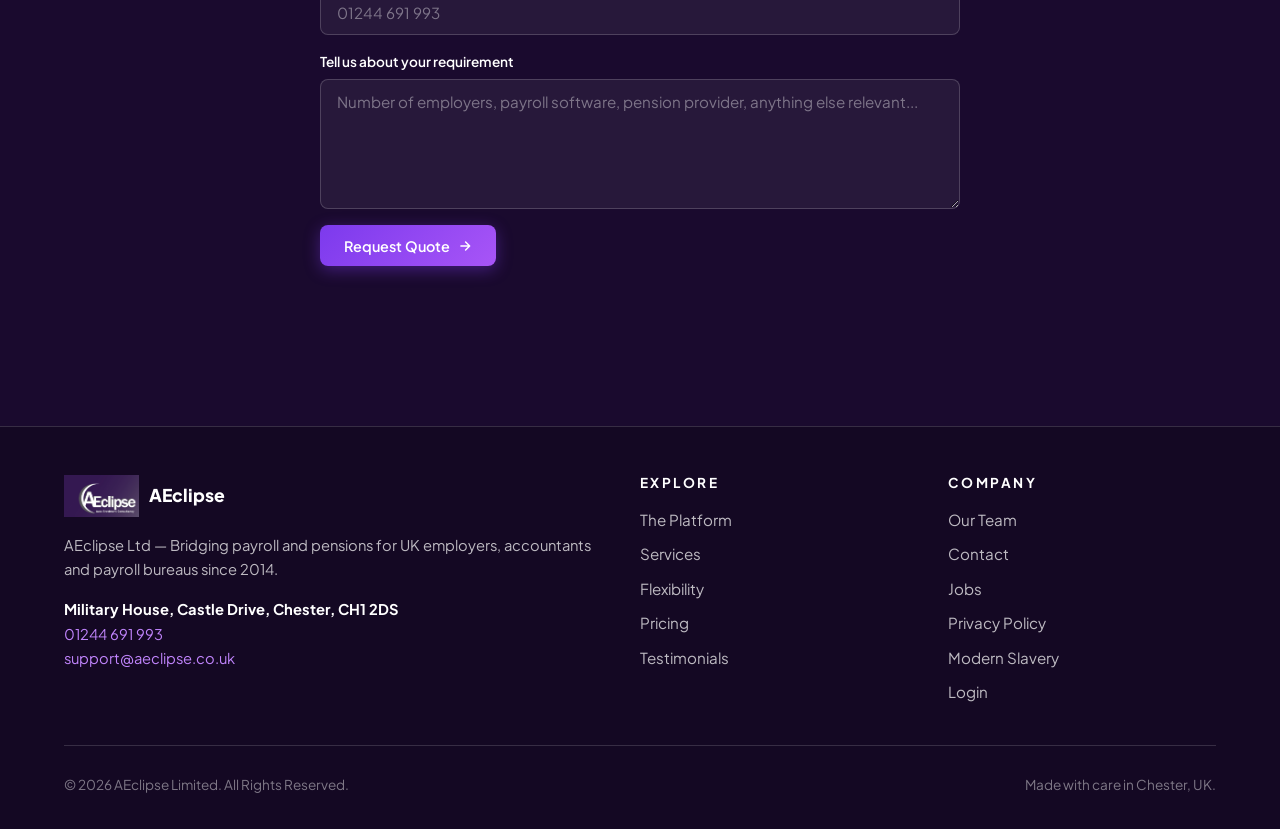
<file: pricing.html>
<!doctype html>
<html lang="en-GB">
<head>
<meta charset="utf-8">
<meta name="viewport" content="width=device-width,initial-scale=1">
<title>Pricing — AEclipse | Bespoke Auto Enrolment Quotes</title>
<meta name="description" content="No one-size-fits-all. AEclipse pricing is tailored to your business — call 01244 691 993 for a free, no-obligation quote.">
<link rel="icon" type="image/png" href="assets/images/Aeclipselogo.png">
<link rel="preconnect" href="https://fonts.googleapis.com">
<link rel="preconnect" href="https://fonts.gstatic.com" crossorigin>
<link href="https://fonts.googleapis.com/css2?family=Plus+Jakarta+Sans:wght@300;400;500;600;700;800&display=swap" rel="stylesheet">
<link rel="stylesheet" href="assets/css/style.css">
</head>
<body>

<nav class="navbar" aria-label="Main navigation">
  <a href="index.html" class="navbar-logo"><img src="assets/images/Aeclipselogo.png" alt="AEclipse logo"></a>
  <button class="menu-toggle" aria-label="Toggle menu" aria-expanded="false">
    <svg viewBox="0 0 24 24" fill="none" stroke="currentColor" stroke-width="2"><path d="M3 6h18M3 12h18M3 18h18" stroke-linecap="round"/></svg>
  </button>
  <ul class="navbar-links">
    <li><a href="index.html">Home</a></li>
    <li><a href="platform.html">Platform</a></li>
    <li><a href="services.html">Services</a></li>
    <li><a href="flexibility.html">Flexibility</a></li>
    <li><a href="pricing.html" class="active">Pricing</a></li>
    <li><a href="team.html">Team</a></li>
    <li><a href="contact.html">Contact</a></li>
    <li class="cta"><a href="https://pro.aeclipse.co.uk/" class="btn btn-primary" target="_blank" rel="noopener">Login</a></li>
  </ul>
</nav>

<header class="hero">
  <div class="orb orb-1"></div>
  <div class="orb orb-2"></div>
  <div class="container">
    <span class="hero-eyebrow reveal">Pricing</span>
    <h1 class="reveal">Transparent, Bespoke Pricing</h1>
    <p class="hero-subtitle reveal">The auto enrolment industry doesn't do one-size-fits-all — and neither do we. We'd be delighted to discuss your business' requirements and tailor a quote that works.</p>
  </div>
</header>

<section class="section" style="padding-top:1rem">
  <div class="container">
    <div class="two-col">
      <div class="card reveal">
        <div class="card-icon"><svg viewBox="0 0 24 24" fill="none" stroke="currentColor" stroke-width="2" stroke-linecap="round" stroke-linejoin="round"><line x1="12" y1="1" x2="12" y2="23"/><path d="M17 5H9.5a3.5 3.5 0 0 0 0 7h5a3.5 3.5 0 0 1 0 7H6"/></svg></div>
        <h3>Why bespoke?</h3>
        <p style="margin-top:.75rem">Different employer counts, different formats, different services. A flat price would be unfair to half our clients. We tailor a quote so you only pay for what you need — and so we leave room for your own margin if you're a partner firm.</p>
        <ul class="list-checks" style="margin-top:1.25rem">
          <li>No setup fees</li>
          <li>No long-term contract lock-in</li>
          <li>Per pay-period or per-employer pricing</li>
          <li>Plenty of margin for partner firms</li>
        </ul>
      </div>
      <div class="pricing-cta reveal">
        <span class="section-eyebrow" style="display:block;margin-bottom:.75rem">Free Quote</span>
        <h2 style="margin-bottom:.5rem">Call now to discuss</h2>
        <p style="margin:0 auto .75rem">Talk to our friendly sales team and get a no-obligation quote.</p>
        <a href="tel:01244691993" class="phone-big">01244 691 993</a>
        <div class="hero-cta" style="margin-bottom:0">
          <a href="#quote-form" class="btn btn-primary">Request a Callback</a>
          <a href="mailto:support@aeclipse.co.uk" class="btn btn-secondary">Email Us</a>
        </div>
      </div>
    </div>
  </div>
</section>

<section class="section" id="quote-form">
  <div class="container">
    <div class="section-head reveal">
      <span class="section-eyebrow">Quote Request</span>
      <h2>Tell us about your business</h2>
      <p>Fill in the form and we'll get back to you with a tailored quote within one working day.</p>
    </div>
    <div style="max-width:640px;margin:0 auto" class="reveal">
      <form class="form" action="https://formsubmit.co/support@aeclipse.co.uk" method="POST">
          <input type="hidden" name="_subject" value="New enquiry from AEclipse website" />
          <input type="hidden" name="_captcha" value="true" />
          <input type="hidden" name="_template" value="table" />
          <input type="text" name="_honey" style="display:none" tabindex="-1" autocomplete="off" />
        <div class="form-group">
          <label for="q-name">Your name</label>
          <input id="q-name" name="name" type="text" required placeholder="Jane Smith">
        </div>
        <div class="form-group">
          <label for="q-company">Company</label>
          <input id="q-company" name="company" type="text" placeholder="Acme Accounting Ltd">
        </div>
        <div class="form-group">
          <label for="q-email">Email</label>
          <input id="q-email" name="email" type="email" required placeholder="jane@acme.co.uk">
          <span class="form-note">We'll never share your email with anyone else.</span>
        </div>
        <div class="form-group">
          <label for="q-phone">Phone (optional)</label>
          <input id="q-phone" name="phone" type="tel" placeholder="01244 691 993">
        </div>
        <div class="form-group">
          <label for="q-message">Tell us about your requirement</label>
          <textarea id="q-message" name="message" required placeholder="Number of employers, payroll software, pension provider, anything else relevant..."></textarea>
        </div>
        <button type="submit" class="btn btn-primary" style="align-self:flex-start">Request Quote
          <svg width="14" height="14" viewBox="0 0 24 24" fill="none" stroke="currentColor" stroke-width="2.5" stroke-linecap="round" stroke-linejoin="round"><path d="M5 12h14M13 5l7 7-7 7"/></svg>
        </button>
        <div class="form-success" role="status"></div>
      </form>
    </div>
  </div>
</section>

<footer class="footer">
  <div class="container">
    <div class="footer-grid">
      <div>
        <div class="footer-logo"><img src="assets/images/Aeclipselogo.png" alt=""><span>AEclipse</span></div>
        <p style="font-size:.92rem">AEclipse Ltd — Bridging payroll and pensions for UK employers, accountants and payroll bureaus since 2014.</p>
        <p style="font-size:.92rem;margin-top:1rem"><strong style="color:#fff">Military House, Castle Drive, Chester, CH1 2DS</strong><br>
        <a href="tel:01244691993">01244 691 993</a><br>
        <a href="mailto:support@aeclipse.co.uk">support@aeclipse.co.uk</a></p>
      </div>
      <div>
        <h4>Explore</h4>
        <ul class="footer-links">
          <li><a href="platform.html">The Platform</a></li>
          <li><a href="services.html">Services</a></li>
          <li><a href="flexibility.html">Flexibility</a></li>
          <li><a href="pricing.html">Pricing</a></li>
          <li><a href="testimonials.html">Testimonials</a></li>
        </ul>
      </div>
      <div>
        <h4>Company</h4>
        <ul class="footer-links">
          <li><a href="team.html">Our Team</a></li>
          <li><a href="contact.html">Contact</a></li>
          <li><a href="jobs.html">Jobs</a></li>
          <li><a href="privacy.html">Privacy Policy</a></li>
          <li><a href="modern-slavery.html">Modern Slavery</a></li>
          <li><a href="https://pro.aeclipse.co.uk/" target="_blank" rel="noopener">Login</a></li>
        </ul>
      </div>
    </div>
    <div class="footer-bottom">
      <span>&copy; <span id="year">2026</span> AEclipse Limited. All Rights Reserved.</span>
      <span>Made with care in Chester, UK.</span>
    </div>
  </div>
</footer>

<script src="assets/js/main.js" defer></script>
</body>
</html>
</file>
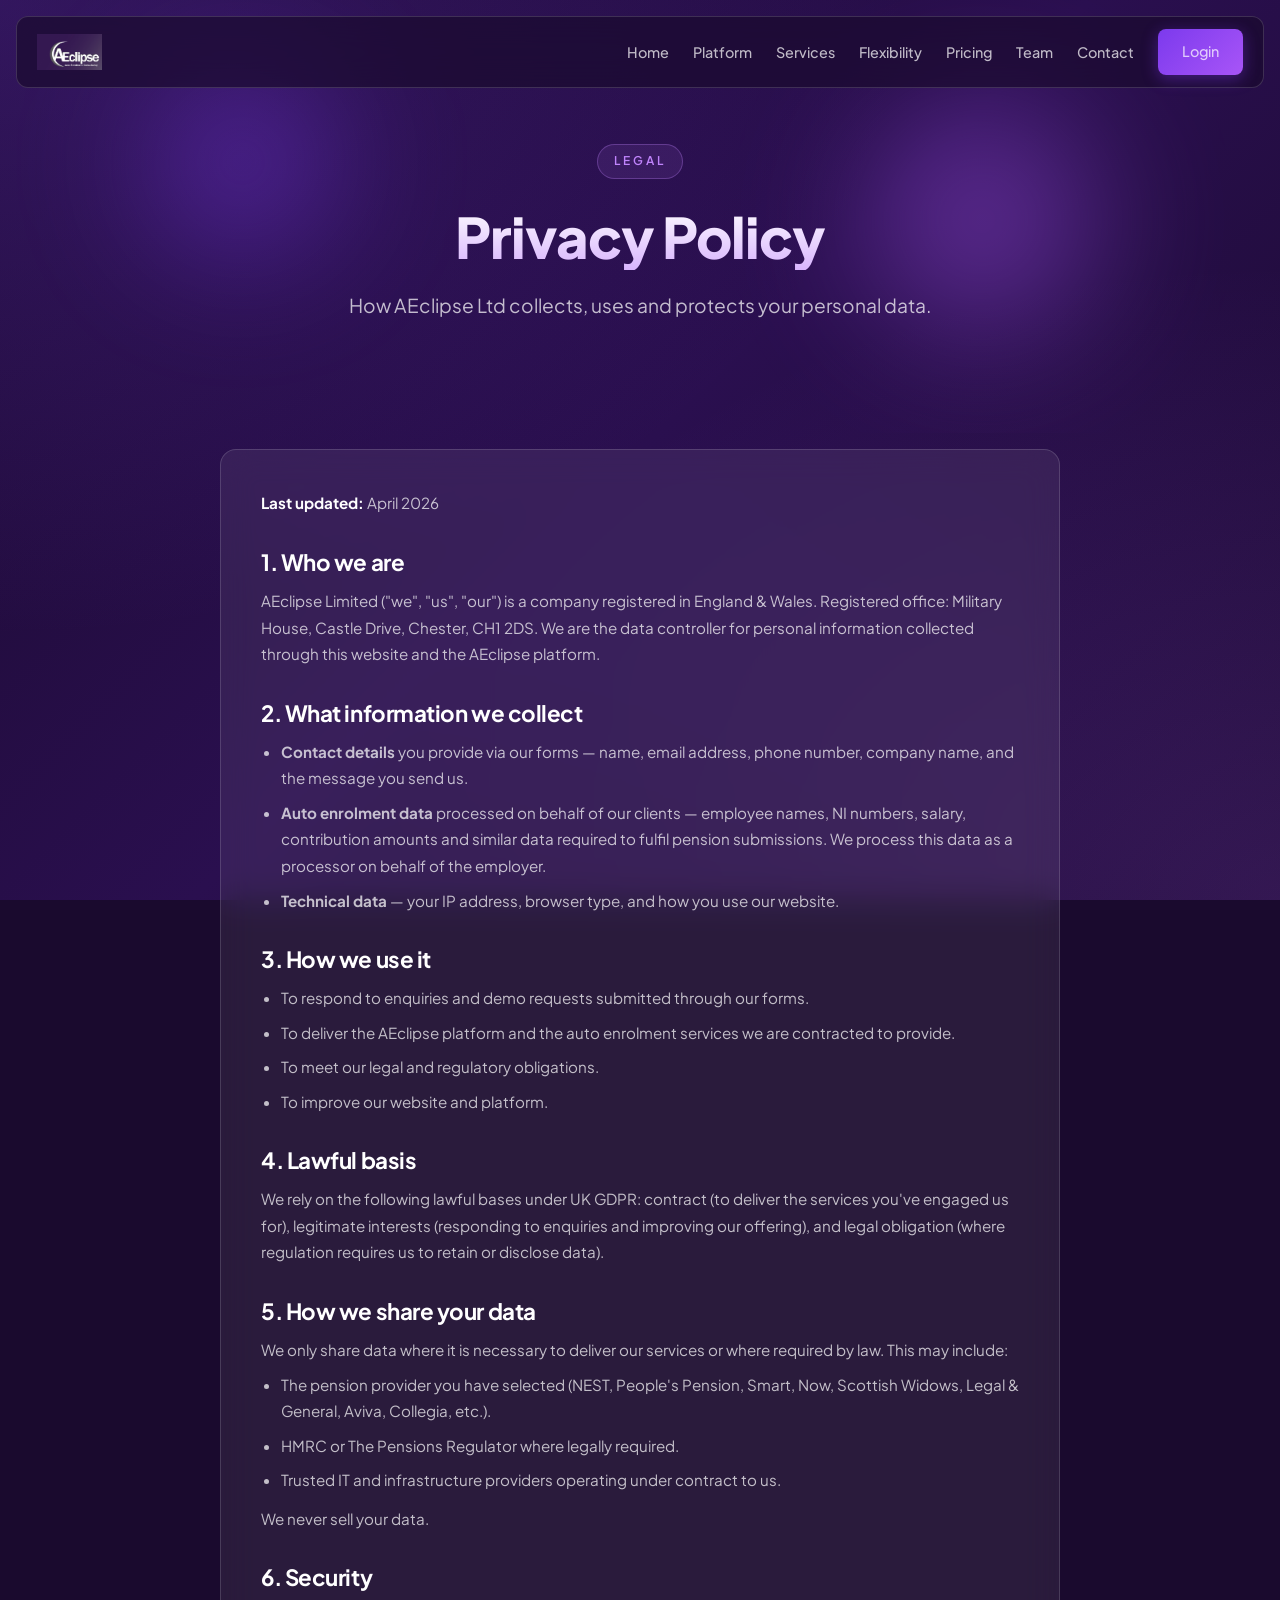
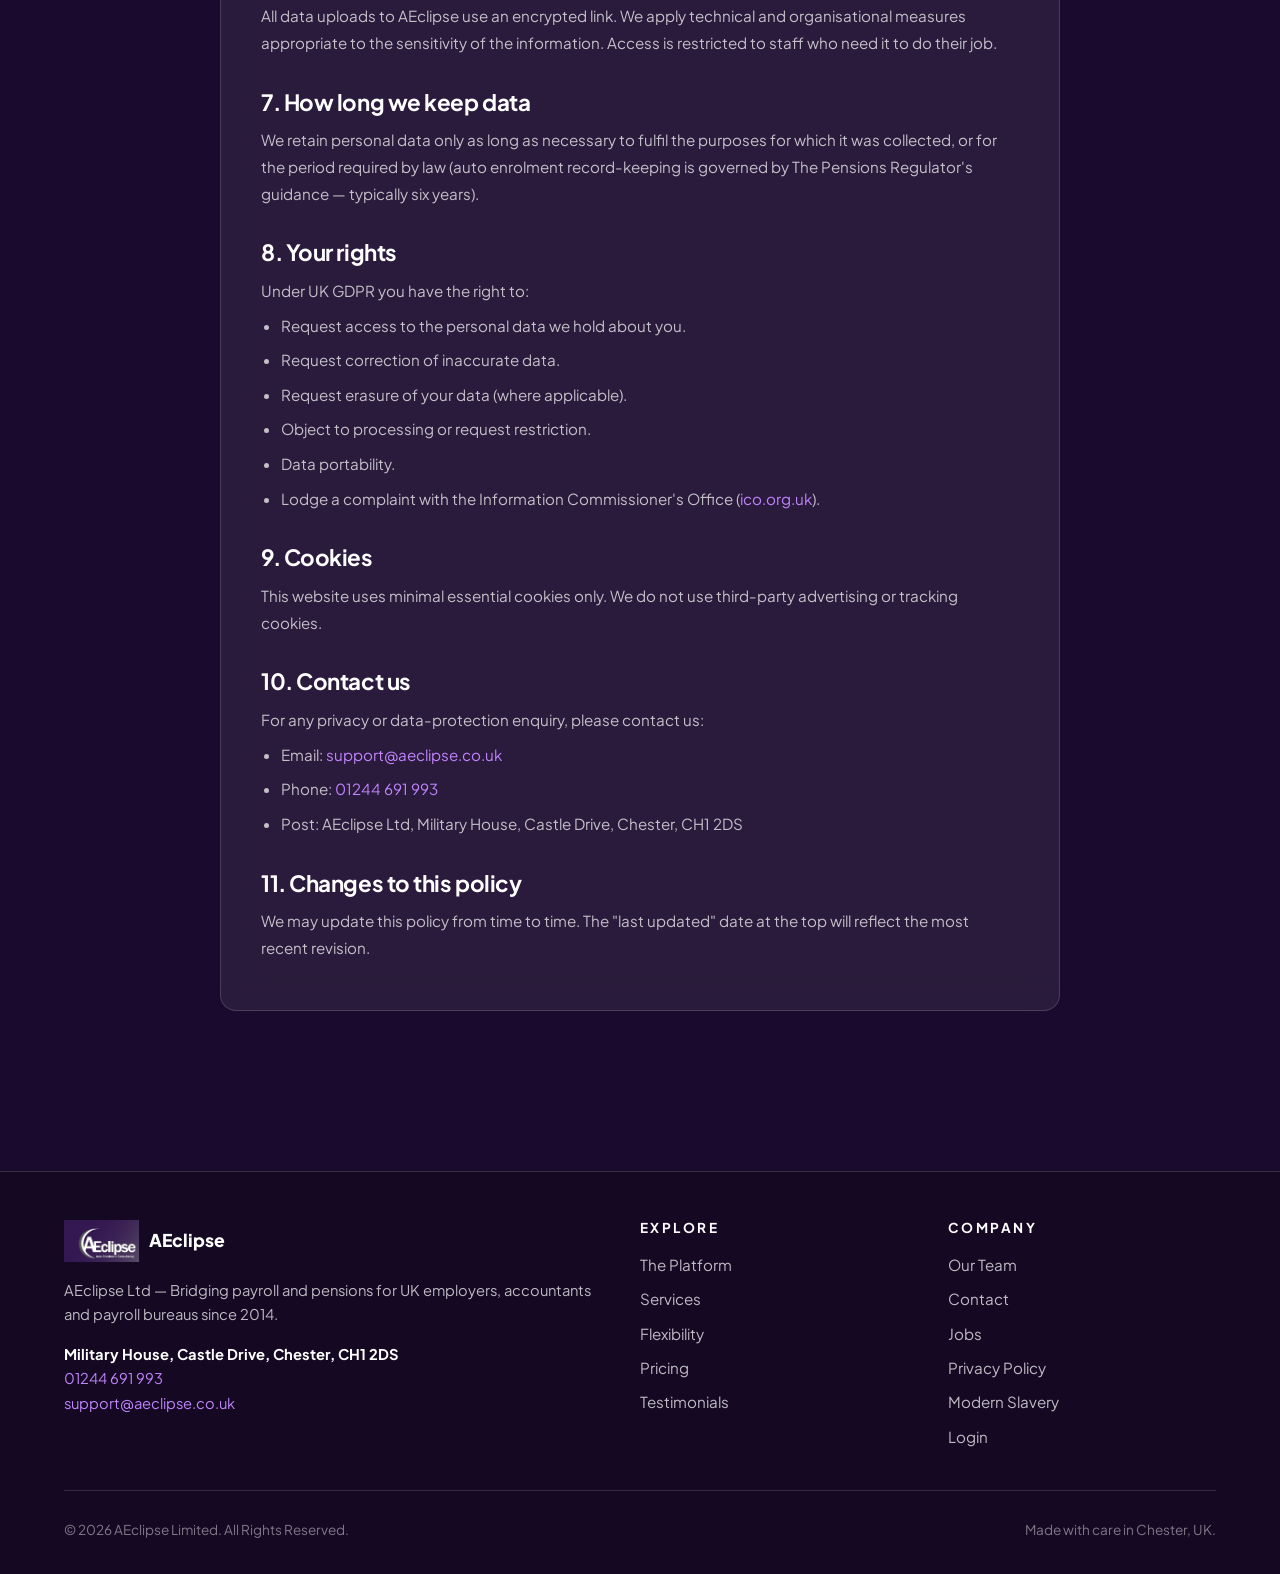
<file: privacy.html>
<!doctype html>
<html lang="en-GB">
<head>
<meta charset="utf-8">
<meta name="viewport" content="width=device-width,initial-scale=1">
<title>Privacy Policy — AEclipse</title>
<meta name="description" content="AEclipse Ltd Privacy Policy — how we collect, use and protect your data in compliance with UK GDPR.">
<link rel="icon" type="image/png" href="assets/images/Aeclipselogo.png">
<link rel="preconnect" href="https://fonts.googleapis.com">
<link rel="preconnect" href="https://fonts.gstatic.com" crossorigin>
<link href="https://fonts.googleapis.com/css2?family=Plus+Jakarta+Sans:wght@300;400;500;600;700;800&display=swap" rel="stylesheet">
<link rel="stylesheet" href="assets/css/style.css">
<style>
.policy-card{background:var(--glass-bg);border:1px solid var(--glass-border);border-radius:var(--radius-lg);backdrop-filter:blur(16px);padding:2.5rem;line-height:1.75}
.policy-card h2{margin:2rem 0 .75rem;color:#fff;font-size:1.4rem}
.policy-card h2:first-child{margin-top:0}
.policy-card h3{color:var(--glow);font-size:1.05rem;margin:1.5rem 0 .5rem;text-transform:uppercase;letter-spacing:.08em}
.policy-card p,.policy-card li{color:var(--text-secondary);font-size:.95rem;margin-bottom:.5rem}
.policy-card ul{margin:.5rem 0 .75rem 1.25rem}
.policy-card a{color:var(--glow)}
</style>
</head>
<body>

<nav class="navbar" aria-label="Main navigation">
  <a href="index.html" class="navbar-logo"><img src="assets/images/Aeclipselogo.png" alt="AEclipse logo"></a>
  <button class="menu-toggle" aria-label="Toggle menu" aria-expanded="false">
    <svg viewBox="0 0 24 24" fill="none" stroke="currentColor" stroke-width="2"><path d="M3 6h18M3 12h18M3 18h18" stroke-linecap="round"/></svg>
  </button>
  <ul class="navbar-links">
    <li><a href="index.html">Home</a></li>
    <li><a href="platform.html">Platform</a></li>
    <li><a href="services.html">Services</a></li>
    <li><a href="flexibility.html">Flexibility</a></li>
    <li><a href="pricing.html">Pricing</a></li>
    <li><a href="team.html">Team</a></li>
    <li><a href="contact.html">Contact</a></li>
    <li class="cta"><a href="https://pro.aeclipse.co.uk/" class="btn btn-primary" target="_blank" rel="noopener">Login</a></li>
  </ul>
</nav>

<header class="hero">
  <div class="orb orb-1"></div>
  <div class="orb orb-2"></div>
  <div class="container">
    <span class="hero-eyebrow reveal">Legal</span>
    <h1 class="reveal">Privacy Policy</h1>
    <p class="hero-subtitle reveal">How AEclipse Ltd collects, uses and protects your personal data.</p>
  </div>
</header>

<section class="section" style="padding-top:1rem">
  <div class="container">
    <div style="max-width:840px;margin:0 auto" class="reveal">
      <div class="policy-card">
        <p><strong style="color:#fff">Last updated:</strong> April 2026</p>

        <h2>1. Who we are</h2>
        <p>AEclipse Limited ("we", "us", "our") is a company registered in England &amp; Wales. Registered office: Military House, Castle Drive, Chester, CH1 2DS. We are the data controller for personal information collected through this website and the AEclipse platform.</p>

        <h2>2. What information we collect</h2>
        <ul>
          <li><strong>Contact details</strong> you provide via our forms — name, email address, phone number, company name, and the message you send us.</li>
          <li><strong>Auto enrolment data</strong> processed on behalf of our clients — employee names, NI numbers, salary, contribution amounts and similar data required to fulfil pension submissions. We process this data as a processor on behalf of the employer.</li>
          <li><strong>Technical data</strong> — your IP address, browser type, and how you use our website.</li>
        </ul>

        <h2>3. How we use it</h2>
        <ul>
          <li>To respond to enquiries and demo requests submitted through our forms.</li>
          <li>To deliver the AEclipse platform and the auto enrolment services we are contracted to provide.</li>
          <li>To meet our legal and regulatory obligations.</li>
          <li>To improve our website and platform.</li>
        </ul>

        <h2>4. Lawful basis</h2>
        <p>We rely on the following lawful bases under UK GDPR: contract (to deliver the services you've engaged us for), legitimate interests (responding to enquiries and improving our offering), and legal obligation (where regulation requires us to retain or disclose data).</p>

        <h2>5. How we share your data</h2>
        <p>We only share data where it is necessary to deliver our services or where required by law. This may include:</p>
        <ul>
          <li>The pension provider you have selected (NEST, People's Pension, Smart, Now, Scottish Widows, Legal &amp; General, Aviva, Collegia, etc.).</li>
          <li>HMRC or The Pensions Regulator where legally required.</li>
          <li>Trusted IT and infrastructure providers operating under contract to us.</li>
        </ul>
        <p>We never sell your data.</p>

        <h2>6. Security</h2>
        <p>All data uploads to AEclipse use an encrypted link. We apply technical and organisational measures appropriate to the sensitivity of the information. Access is restricted to staff who need it to do their job.</p>

        <h2>7. How long we keep data</h2>
        <p>We retain personal data only as long as necessary to fulfil the purposes for which it was collected, or for the period required by law (auto enrolment record-keeping is governed by The Pensions Regulator's guidance — typically six years).</p>

        <h2>8. Your rights</h2>
        <p>Under UK GDPR you have the right to:</p>
        <ul>
          <li>Request access to the personal data we hold about you.</li>
          <li>Request correction of inaccurate data.</li>
          <li>Request erasure of your data (where applicable).</li>
          <li>Object to processing or request restriction.</li>
          <li>Data portability.</li>
          <li>Lodge a complaint with the Information Commissioner's Office (<a href="https://ico.org.uk/" target="_blank" rel="noopener">ico.org.uk</a>).</li>
        </ul>

        <h2>9. Cookies</h2>
        <p>This website uses minimal essential cookies only. We do not use third-party advertising or tracking cookies.</p>

        <h2>10. Contact us</h2>
        <p>For any privacy or data-protection enquiry, please contact us:</p>
        <ul>
          <li>Email: <a href="mailto:support@aeclipse.co.uk">support@aeclipse.co.uk</a></li>
          <li>Phone: <a href="tel:01244691993">01244 691 993</a></li>
          <li>Post: AEclipse Ltd, Military House, Castle Drive, Chester, CH1 2DS</li>
        </ul>

        <h2>11. Changes to this policy</h2>
        <p>We may update this policy from time to time. The "last updated" date at the top will reflect the most recent revision.</p>
      </div>
    </div>
  </div>
</section>

<footer class="footer">
  <div class="container">
    <div class="footer-grid">
      <div>
        <div class="footer-logo"><img src="assets/images/Aeclipselogo.png" alt=""><span>AEclipse</span></div>
        <p style="font-size:.92rem">AEclipse Ltd — Bridging payroll and pensions for UK employers, accountants and payroll bureaus since 2014.</p>
        <p style="font-size:.92rem;margin-top:1rem"><strong style="color:#fff">Military House, Castle Drive, Chester, CH1 2DS</strong><br>
        <a href="tel:01244691993">01244 691 993</a><br>
        <a href="mailto:support@aeclipse.co.uk">support@aeclipse.co.uk</a></p>
      </div>
      <div>
        <h4>Explore</h4>
        <ul class="footer-links">
          <li><a href="platform.html">The Platform</a></li>
          <li><a href="services.html">Services</a></li>
          <li><a href="flexibility.html">Flexibility</a></li>
          <li><a href="pricing.html">Pricing</a></li>
          <li><a href="testimonials.html">Testimonials</a></li>
        </ul>
      </div>
      <div>
        <h4>Company</h4>
        <ul class="footer-links">
          <li><a href="team.html">Our Team</a></li>
          <li><a href="contact.html">Contact</a></li>
          <li><a href="jobs.html">Jobs</a></li>
          <li><a href="privacy.html">Privacy Policy</a></li>
          <li><a href="modern-slavery.html">Modern Slavery</a></li>
          <li><a href="https://pro.aeclipse.co.uk/" target="_blank" rel="noopener">Login</a></li>
        </ul>
      </div>
    </div>
    <div class="footer-bottom">
      <span>&copy; <span id="year">2026</span> AEclipse Limited. All Rights Reserved.</span>
      <span>Made with care in Chester, UK.</span>
    </div>
  </div>
</footer>

<script src="assets/js/main.js" defer></script>
</body>
</html>
</file>
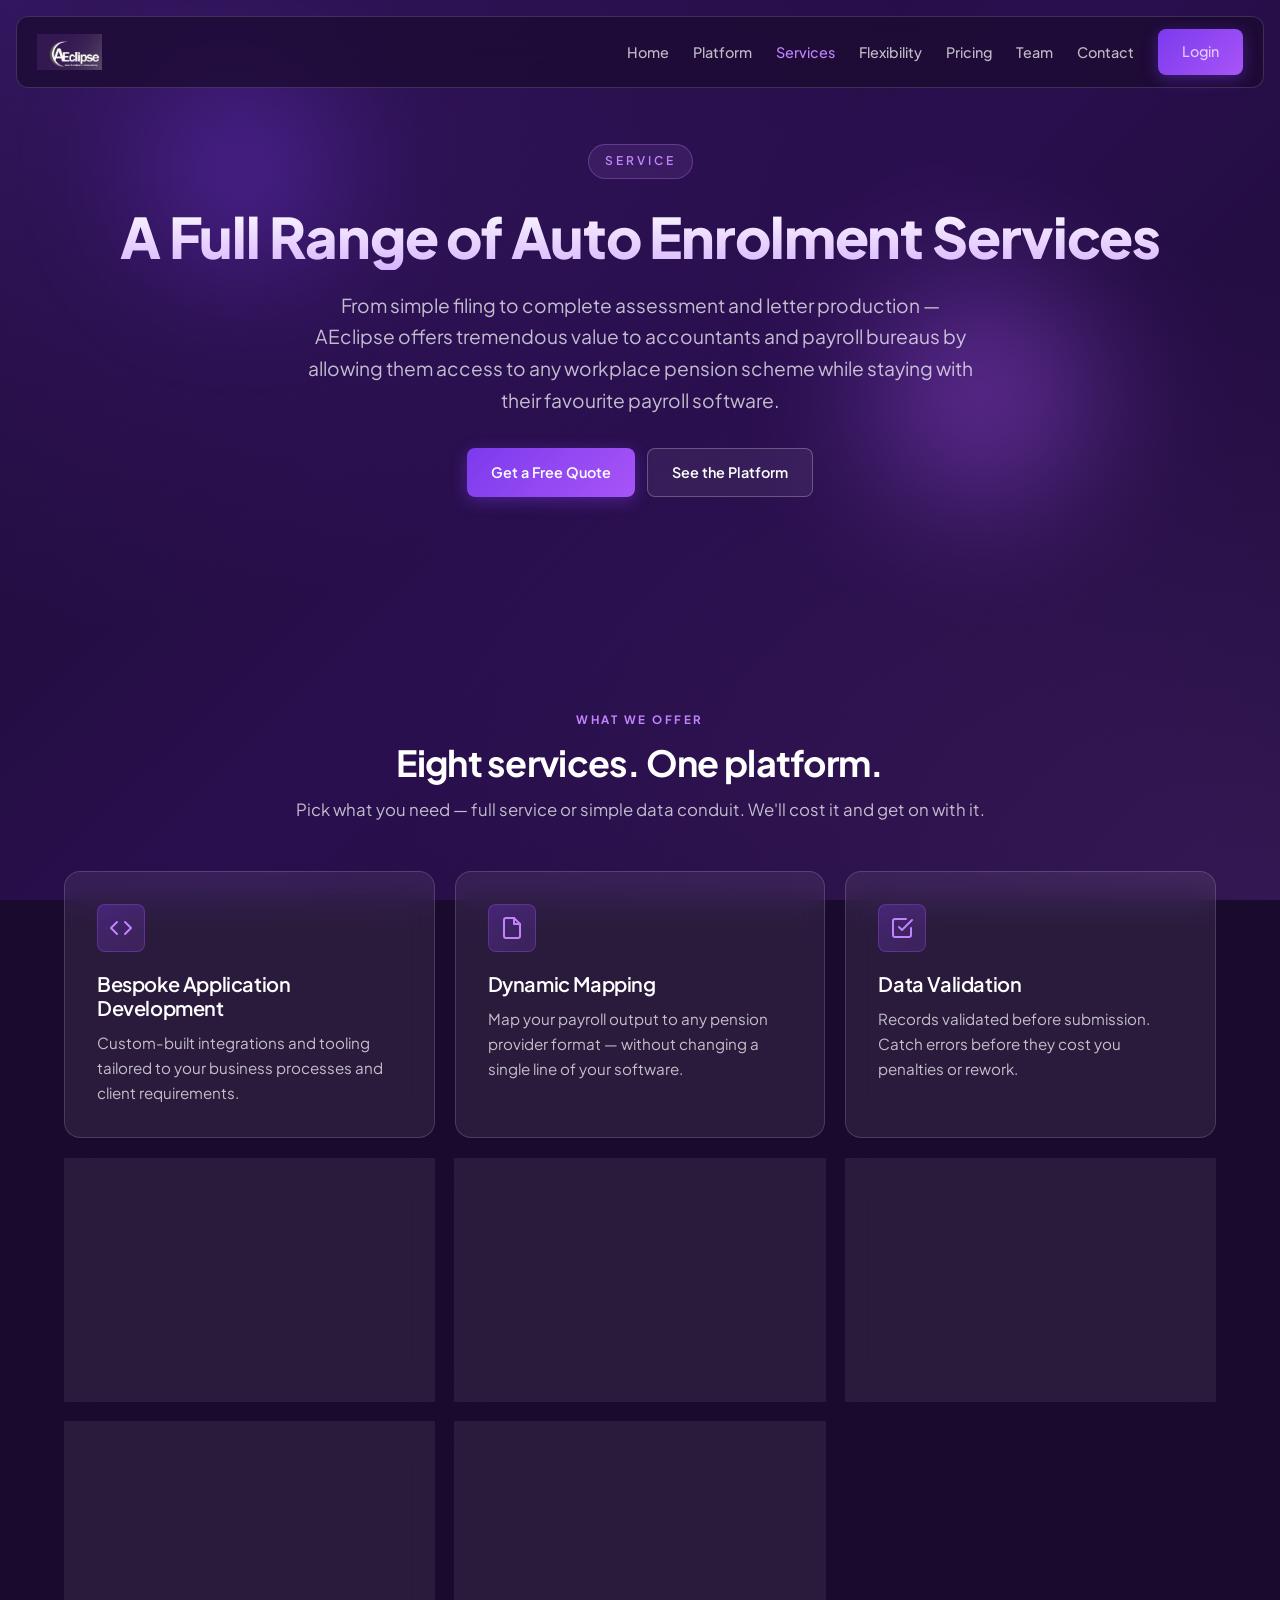
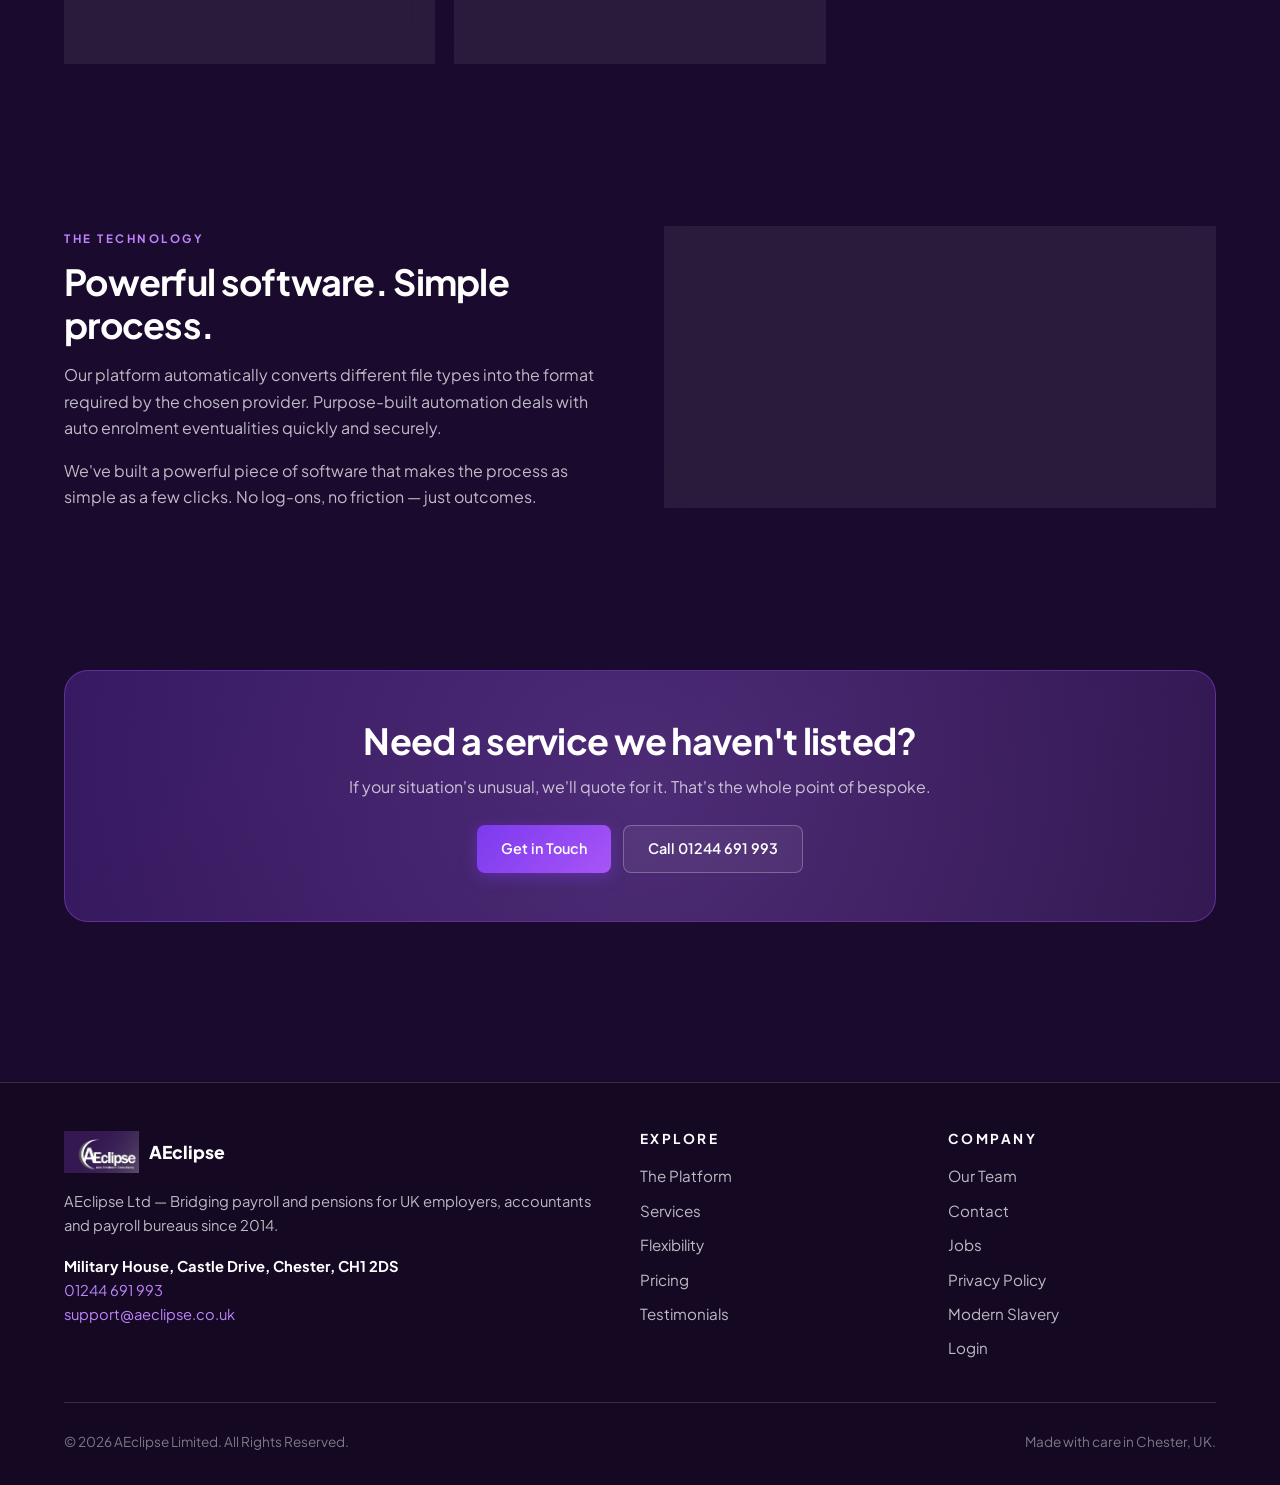
<file: services.html>
<!doctype html>
<html lang="en-GB">
<head>
<meta charset="utf-8">
<meta name="viewport" content="width=device-width,initial-scale=1">
<title>Services — AEclipse | Auto Enrolment Consultancy</title>
<meta name="description" content="Bespoke development, dynamic mapping, validation, consultancy, scheme set up, mandatory communications and ongoing AE management.">
<link rel="icon" type="image/png" href="assets/images/Aeclipselogo.png">
<link rel="preconnect" href="https://fonts.googleapis.com">
<link rel="preconnect" href="https://fonts.gstatic.com" crossorigin>
<link href="https://fonts.googleapis.com/css2?family=Plus+Jakarta+Sans:wght@300;400;500;600;700;800&display=swap" rel="stylesheet">
<link rel="stylesheet" href="assets/css/style.css">
</head>
<body>

<nav class="navbar" aria-label="Main navigation">
  <a href="index.html" class="navbar-logo"><img src="assets/images/Aeclipselogo.png" alt="AEclipse logo"></a>
  <button class="menu-toggle" aria-label="Toggle menu" aria-expanded="false">
    <svg viewBox="0 0 24 24" fill="none" stroke="currentColor" stroke-width="2"><path d="M3 6h18M3 12h18M3 18h18" stroke-linecap="round"/></svg>
  </button>
  <ul class="navbar-links">
    <li><a href="index.html">Home</a></li>
    <li><a href="platform.html">Platform</a></li>
    <li><a href="services.html" class="active">Services</a></li>
    <li><a href="flexibility.html">Flexibility</a></li>
    <li><a href="pricing.html">Pricing</a></li>
    <li><a href="team.html">Team</a></li>
    <li><a href="contact.html">Contact</a></li>
    <li class="cta"><a href="https://pro.aeclipse.co.uk/" class="btn btn-primary" target="_blank" rel="noopener">Login</a></li>
  </ul>
</nav>

<header class="hero">
  <div class="orb orb-1"></div>
  <div class="orb orb-2"></div>
  <div class="container">
    <span class="hero-eyebrow reveal">Service</span>
    <h1 class="reveal">A Full Range of Auto Enrolment Services</h1>
    <p class="hero-subtitle reveal">From simple filing to complete assessment and letter production — AEclipse offers tremendous value to accountants and payroll bureaus by allowing them access to any workplace pension scheme while staying with their favourite payroll software.</p>
    <div class="hero-cta reveal">
      <a href="contact.html" class="btn btn-primary">Get a Free Quote</a>
      <a href="platform.html" class="btn btn-secondary">See the Platform</a>
    </div>
  </div>
</header>

<section class="section">
  <div class="container">
    <div class="section-head reveal">
      <span class="section-eyebrow">What We Offer</span>
      <h2>Eight services. One platform.</h2>
      <p>Pick what you need — full service or simple data conduit. We'll cost it and get on with it.</p>
    </div>
    <div class="cards-grid">
      <article class="card reveal">
        <div class="card-icon"><svg viewBox="0 0 24 24" fill="none" stroke="currentColor" stroke-width="2" stroke-linecap="round" stroke-linejoin="round"><polyline points="16 18 22 12 16 6"/><polyline points="8 6 2 12 8 18"/></svg></div>
        <h3>Bespoke Application Development</h3>
        <p>Custom-built integrations and tooling tailored to your business processes and client requirements.</p>
      </article>
      <article class="card reveal">
        <div class="card-icon"><svg viewBox="0 0 24 24" fill="none" stroke="currentColor" stroke-width="2" stroke-linecap="round" stroke-linejoin="round"><path d="M14 2H6a2 2 0 0 0-2 2v16a2 2 0 0 0 2 2h12a2 2 0 0 0 2-2V8z"/><polyline points="14 2 14 8 20 8"/></svg></div>
        <h3>Dynamic Mapping</h3>
        <p>Map your payroll output to any pension provider format — without changing a single line of your software.</p>
      </article>
      <article class="card reveal">
        <div class="card-icon"><svg viewBox="0 0 24 24" fill="none" stroke="currentColor" stroke-width="2" stroke-linecap="round" stroke-linejoin="round"><polyline points="9 11 12 14 22 4"/><path d="M21 12v7a2 2 0 0 1-2 2H5a2 2 0 0 1-2-2V5a2 2 0 0 1 2-2h11"/></svg></div>
        <h3>Data Validation</h3>
        <p>Records validated before submission. Catch errors before they cost you penalties or rework.</p>
      </article>
      <article class="card reveal">
        <div class="card-icon"><svg viewBox="0 0 24 24" fill="none" stroke="currentColor" stroke-width="2" stroke-linecap="round" stroke-linejoin="round"><path d="M21 15a2 2 0 0 1-2 2H7l-4 4V5a2 2 0 0 1 2-2h14a2 2 0 0 1 2 2z"/></svg></div>
        <h3>Consultancy</h3>
        <p>25+ years of regulated-industry expertise. Talk to us about your AE strategy and compliance.</p>
      </article>
      <article class="card reveal">
        <div class="card-icon"><svg viewBox="0 0 24 24" fill="none" stroke="currentColor" stroke-width="2" stroke-linecap="round" stroke-linejoin="round"><path d="M16 21v-2a4 4 0 0 0-4-4H5a4 4 0 0 0-4 4v2"/><circle cx="8.5" cy="7" r="4"/><path d="M20 8v6M23 11h-6"/></svg></div>
        <h3>Scheme Set Up</h3>
        <p>End-to-end scheme setup with NEST, People's Pension, Smart, Now, Scottish Widows, L&amp;G, Aviva and more.</p>
      </article>
      <article class="card reveal">
        <div class="card-icon"><svg viewBox="0 0 24 24" fill="none" stroke="currentColor" stroke-width="2" stroke-linecap="round" stroke-linejoin="round"><path d="M4 4h16c1.1 0 2 .9 2 2v12c0 1.1-.9 2-2 2H4c-1.1 0-2-.9-2-2V6c0-1.1.9-2 2-2z"/><polyline points="22 6 12 13 2 6"/></svg></div>
        <h3>Mandatory Communications</h3>
        <p>All required staff letters produced and delivered — opt-in, opt-out, joiner, re-enrolment notices.</p>
      </article>
      <article class="card reveal">
        <div class="card-icon"><svg viewBox="0 0 24 24" fill="none" stroke="currentColor" stroke-width="2" stroke-linecap="round" stroke-linejoin="round"><circle cx="12" cy="12" r="10"/><polyline points="12 6 12 12 16 14"/></svg></div>
        <h3>Post-Staging Support</h3>
        <p>Ongoing handholding after your staging date. We're here for the next pay run, and the one after.</p>
      </article>
      <article class="card reveal">
        <div class="card-icon"><svg viewBox="0 0 24 24" fill="none" stroke="currentColor" stroke-width="2" stroke-linecap="round" stroke-linejoin="round"><path d="M3 3v18h18"/><polyline points="7 13 11 9 14 12 21 5"/></svg></div>
        <h3>Ongoing Management</h3>
        <p>Declarations of compliance, re-enrolment, and pay-period assessments — handled on autopilot.</p>
      </article>
    </div>
  </div>
</section>

<section class="section">
  <div class="container">
    <div class="two-col">
      <div class="reveal">
        <span class="section-eyebrow">The Technology</span>
        <h2 style="margin-bottom:1rem">Powerful software. Simple process.</h2>
        <p style="margin-bottom:1rem">Our platform automatically converts different file types into the format required by the chosen provider. Purpose-built automation deals with auto enrolment eventualities quickly and securely.</p>
        <p>We've built a powerful piece of software that makes the process as simple as a few clicks. No log-ons, no friction — just outcomes.</p>
      </div>
      <div class="card reveal">
        <div class="card-icon"><svg viewBox="0 0 24 24" fill="none" stroke="currentColor" stroke-width="2" stroke-linecap="round" stroke-linejoin="round"><polyline points="4 7 4 4 20 4 20 7"/><line x1="9" y1="20" x2="15" y2="20"/><line x1="12" y1="4" x2="12" y2="20"/></svg></div>
        <h3>Built for AE professionals</h3>
        <p style="margin:1rem 0">Different payroll software, different pension provider, different employer rules — our engine handles it all without manual rework.</p>
        <a href="contact.html" class="card-link">Talk to our team
          <svg width="14" height="14" viewBox="0 0 24 24" fill="none" stroke="currentColor" stroke-width="2.5" stroke-linecap="round" stroke-linejoin="round"><path d="M5 12h14M13 5l7 7-7 7"/></svg>
        </a>
      </div>
    </div>
  </div>
</section>

<section class="section">
  <div class="container">
    <div class="cta-banner reveal">
      <h2>Need a service we haven't listed?</h2>
      <p>If your situation's unusual, we'll quote for it. That's the whole point of bespoke.</p>
      <div class="hero-cta" style="margin-bottom:0">
        <a href="contact.html" class="btn btn-primary">Get in Touch</a>
        <a href="tel:01244691993" class="btn btn-secondary">Call 01244 691 993</a>
      </div>
    </div>
  </div>
</section>

<footer class="footer">
  <div class="container">
    <div class="footer-grid">
      <div>
        <div class="footer-logo"><img src="assets/images/Aeclipselogo.png" alt=""><span>AEclipse</span></div>
        <p style="font-size:.92rem">AEclipse Ltd — Bridging payroll and pensions for UK employers, accountants and payroll bureaus since 2014.</p>
        <p style="font-size:.92rem;margin-top:1rem"><strong style="color:#fff">Military House, Castle Drive, Chester, CH1 2DS</strong><br>
        <a href="tel:01244691993">01244 691 993</a><br>
        <a href="mailto:support@aeclipse.co.uk">support@aeclipse.co.uk</a></p>
      </div>
      <div>
        <h4>Explore</h4>
        <ul class="footer-links">
          <li><a href="platform.html">The Platform</a></li>
          <li><a href="services.html">Services</a></li>
          <li><a href="flexibility.html">Flexibility</a></li>
          <li><a href="pricing.html">Pricing</a></li>
          <li><a href="testimonials.html">Testimonials</a></li>
        </ul>
      </div>
      <div>
        <h4>Company</h4>
        <ul class="footer-links">
          <li><a href="team.html">Our Team</a></li>
          <li><a href="contact.html">Contact</a></li>
          <li><a href="jobs.html">Jobs</a></li>
          <li><a href="privacy.html">Privacy Policy</a></li>
          <li><a href="modern-slavery.html">Modern Slavery</a></li>
          <li><a href="https://pro.aeclipse.co.uk/" target="_blank" rel="noopener">Login</a></li>
        </ul>
      </div>
    </div>
    <div class="footer-bottom">
      <span>&copy; <span id="year">2026</span> AEclipse Limited. All Rights Reserved.</span>
      <span>Made with care in Chester, UK.</span>
    </div>
  </div>
</footer>

<script src="assets/js/main.js" defer></script>
</body>
</html>
</file>
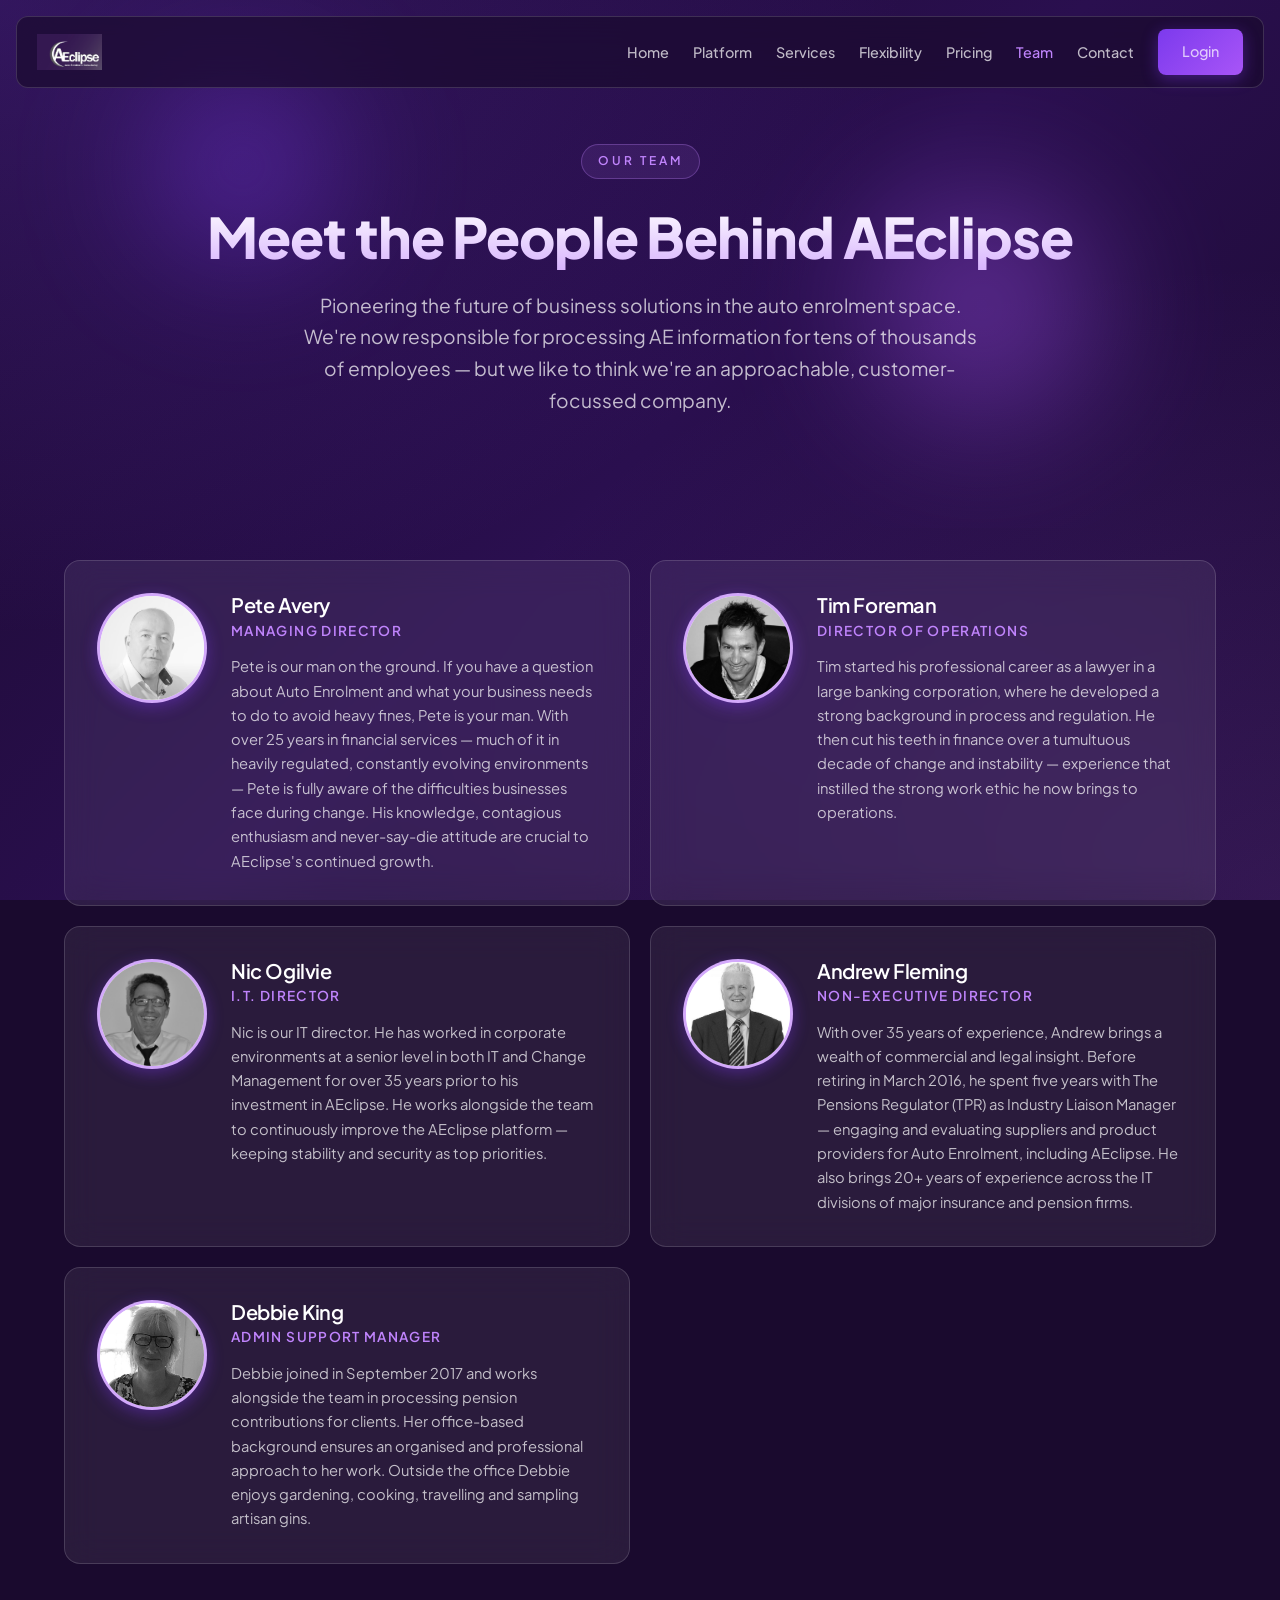
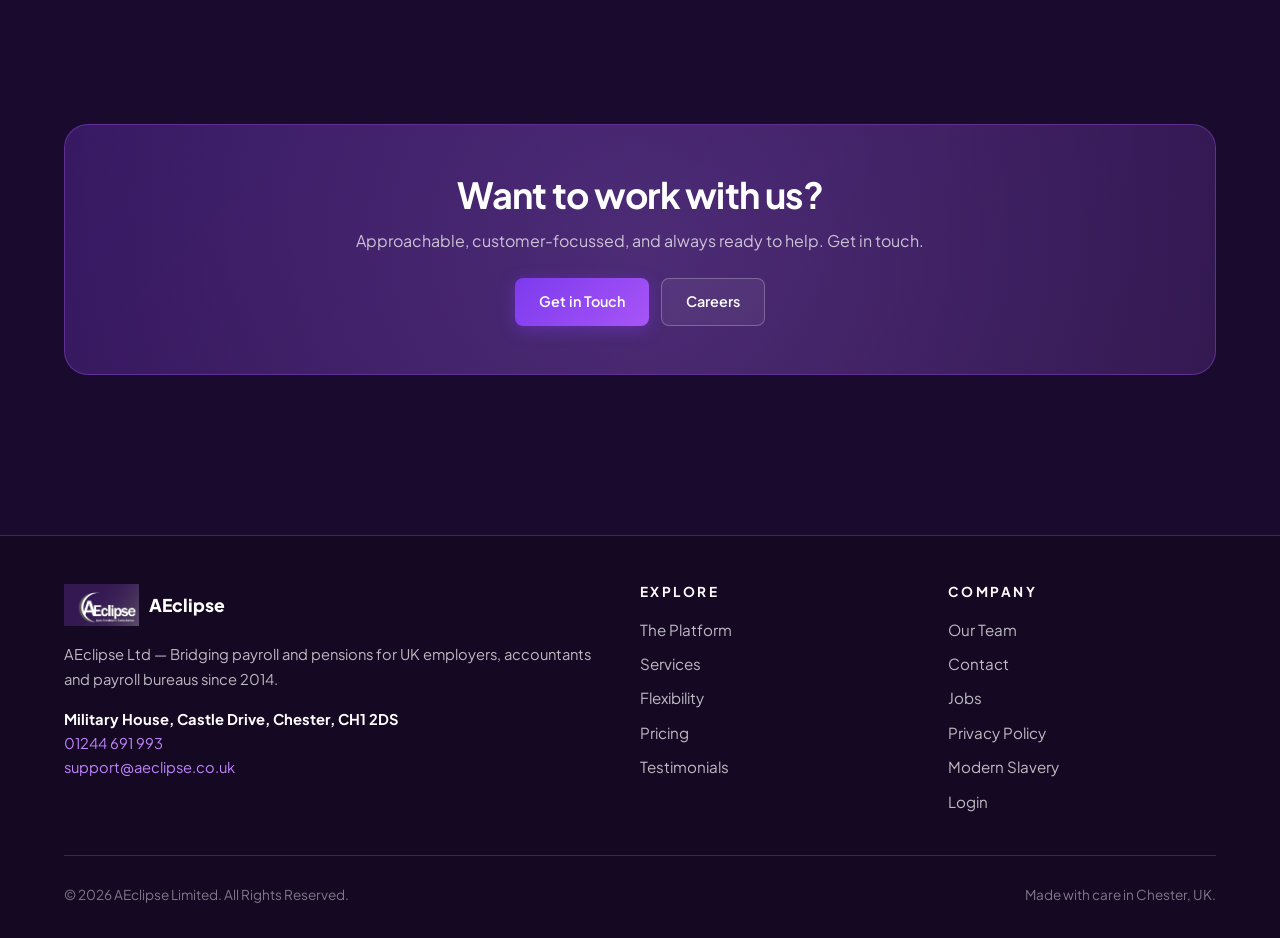
<file: team.html>
<!doctype html>
<html lang="en-GB">
<head>
<meta charset="utf-8">
<meta name="viewport" content="width=device-width,initial-scale=1">
<title>Our Team — AEclipse | Auto Enrolment Specialists</title>
<meta name="description" content="Meet the AEclipse team — pioneering the future of auto enrolment for UK accountants, payroll bureaus and employers.">
<link rel="icon" type="image/png" href="assets/images/Aeclipselogo.png">
<link rel="preconnect" href="https://fonts.googleapis.com">
<link rel="preconnect" href="https://fonts.gstatic.com" crossorigin>
<link href="https://fonts.googleapis.com/css2?family=Plus+Jakarta+Sans:wght@300;400;500;600;700;800&display=swap" rel="stylesheet">
<link rel="stylesheet" href="assets/css/style.css">
</head>
<body>

<nav class="navbar" aria-label="Main navigation">
  <a href="index.html" class="navbar-logo"><img src="assets/images/Aeclipselogo.png" alt="AEclipse logo"></a>
  <button class="menu-toggle" aria-label="Toggle menu" aria-expanded="false">
    <svg viewBox="0 0 24 24" fill="none" stroke="currentColor" stroke-width="2"><path d="M3 6h18M3 12h18M3 18h18" stroke-linecap="round"/></svg>
  </button>
  <ul class="navbar-links">
    <li><a href="index.html">Home</a></li>
    <li><a href="platform.html">Platform</a></li>
    <li><a href="services.html">Services</a></li>
    <li><a href="flexibility.html">Flexibility</a></li>
    <li><a href="pricing.html">Pricing</a></li>
    <li><a href="team.html" class="active">Team</a></li>
    <li><a href="contact.html">Contact</a></li>
    <li class="cta"><a href="https://pro.aeclipse.co.uk/" class="btn btn-primary" target="_blank" rel="noopener">Login</a></li>
  </ul>
</nav>

<header class="hero">
  <div class="orb orb-1"></div>
  <div class="orb orb-2"></div>
  <div class="container">
    <span class="hero-eyebrow reveal">Our Team</span>
    <h1 class="reveal">Meet the People Behind AEclipse</h1>
    <p class="hero-subtitle reveal">Pioneering the future of business solutions in the auto enrolment space. We're now responsible for processing AE information for tens of thousands of employees — but we like to think we're an approachable, customer-focussed company.</p>
  </div>
</header>

<section class="section" style="padding-top:2rem">
  <div class="container">
    <div class="cards-grid-2">
      <article class="team-card reveal">
        <img class="team-photo" src="assets/images/Pete.png" alt="Pete Avery" loading="lazy">
        <div class="team-info">
          <h3>Pete Avery</h3>
          <span class="team-role">Managing Director</span>
          <p class="team-bio">Pete is our man on the ground. If you have a question about Auto Enrolment and what your business needs to do to avoid heavy fines, Pete is your man. With over 25 years in financial services — much of it in heavily regulated, constantly evolving environments — Pete is fully aware of the difficulties businesses face during change. His knowledge, contagious enthusiasm and never-say-die attitude are crucial to AEclipse's continued growth.</p>
        </div>
      </article>

      <article class="team-card reveal">
        <img class="team-photo" src="assets/images/Tim.jpg" alt="Tim Foreman" loading="lazy">
        <div class="team-info">
          <h3>Tim Foreman</h3>
          <span class="team-role">Director of Operations</span>
          <p class="team-bio">Tim started his professional career as a lawyer in a large banking corporation, where he developed a strong background in process and regulation. He then cut his teeth in finance over a tumultuous decade of change and instability — experience that instilled the strong work ethic he now brings to operations.</p>
        </div>
      </article>

      <article class="team-card reveal">
        <img class="team-photo" src="assets/images/Nico.jpg" alt="Nic Ogilvie" loading="lazy">
        <div class="team-info">
          <h3>Nic Ogilvie</h3>
          <span class="team-role">I.T. Director</span>
          <p class="team-bio">Nic is our IT director. He has worked in corporate environments at a senior level in both IT and Change Management for over 35 years prior to his investment in AEclipse. He works alongside the team to continuously improve the AEclipse platform — keeping stability and security as top priorities.</p>
        </div>
      </article>

      <article class="team-card reveal">
        <img class="team-photo" src="assets/images/Andy.jpg" alt="Andrew Fleming" loading="lazy">
        <div class="team-info">
          <h3>Andrew Fleming</h3>
          <span class="team-role">Non-Executive Director</span>
          <p class="team-bio">With over 35 years of experience, Andrew brings a wealth of commercial and legal insight. Before retiring in March 2016, he spent five years with The Pensions Regulator (TPR) as Industry Liaison Manager — engaging and evaluating suppliers and product providers for Auto Enrolment, including AEclipse. He also brings 20+ years of experience across the IT divisions of major insurance and pension firms.</p>
        </div>
      </article>

      <article class="team-card reveal">
        <img class="team-photo" src="assets/images/Debs.jpg" alt="Debbie King" loading="lazy">
        <div class="team-info">
          <h3>Debbie King</h3>
          <span class="team-role">Admin Support Manager</span>
          <p class="team-bio">Debbie joined in September 2017 and works alongside the team in processing pension contributions for clients. Her office-based background ensures an organised and professional approach to her work. Outside the office Debbie enjoys gardening, cooking, travelling and sampling artisan gins.</p>
        </div>
      </article>
    </div>
  </div>
</section>

<section class="section">
  <div class="container">
    <div class="cta-banner reveal">
      <h2>Want to work with us?</h2>
      <p>Approachable, customer-focussed, and always ready to help. Get in touch.</p>
      <div class="hero-cta" style="margin-bottom:0">
        <a href="contact.html" class="btn btn-primary">Get in Touch</a>
        <a href="jobs.html" class="btn btn-secondary">Careers</a>
      </div>
    </div>
  </div>
</section>

<footer class="footer">
  <div class="container">
    <div class="footer-grid">
      <div>
        <div class="footer-logo"><img src="assets/images/Aeclipselogo.png" alt=""><span>AEclipse</span></div>
        <p style="font-size:.92rem">AEclipse Ltd — Bridging payroll and pensions for UK employers, accountants and payroll bureaus since 2014.</p>
        <p style="font-size:.92rem;margin-top:1rem"><strong style="color:#fff">Military House, Castle Drive, Chester, CH1 2DS</strong><br>
        <a href="tel:01244691993">01244 691 993</a><br>
        <a href="mailto:support@aeclipse.co.uk">support@aeclipse.co.uk</a></p>
      </div>
      <div>
        <h4>Explore</h4>
        <ul class="footer-links">
          <li><a href="platform.html">The Platform</a></li>
          <li><a href="services.html">Services</a></li>
          <li><a href="flexibility.html">Flexibility</a></li>
          <li><a href="pricing.html">Pricing</a></li>
          <li><a href="testimonials.html">Testimonials</a></li>
        </ul>
      </div>
      <div>
        <h4>Company</h4>
        <ul class="footer-links">
          <li><a href="team.html">Our Team</a></li>
          <li><a href="contact.html">Contact</a></li>
          <li><a href="jobs.html">Jobs</a></li>
          <li><a href="privacy.html">Privacy Policy</a></li>
          <li><a href="modern-slavery.html">Modern Slavery</a></li>
          <li><a href="https://pro.aeclipse.co.uk/" target="_blank" rel="noopener">Login</a></li>
        </ul>
      </div>
    </div>
    <div class="footer-bottom">
      <span>&copy; <span id="year">2026</span> AEclipse Limited. All Rights Reserved.</span>
      <span>Made with care in Chester, UK.</span>
    </div>
  </div>
</footer>

<script src="assets/js/main.js" defer></script>
</body>
</html>
</file>
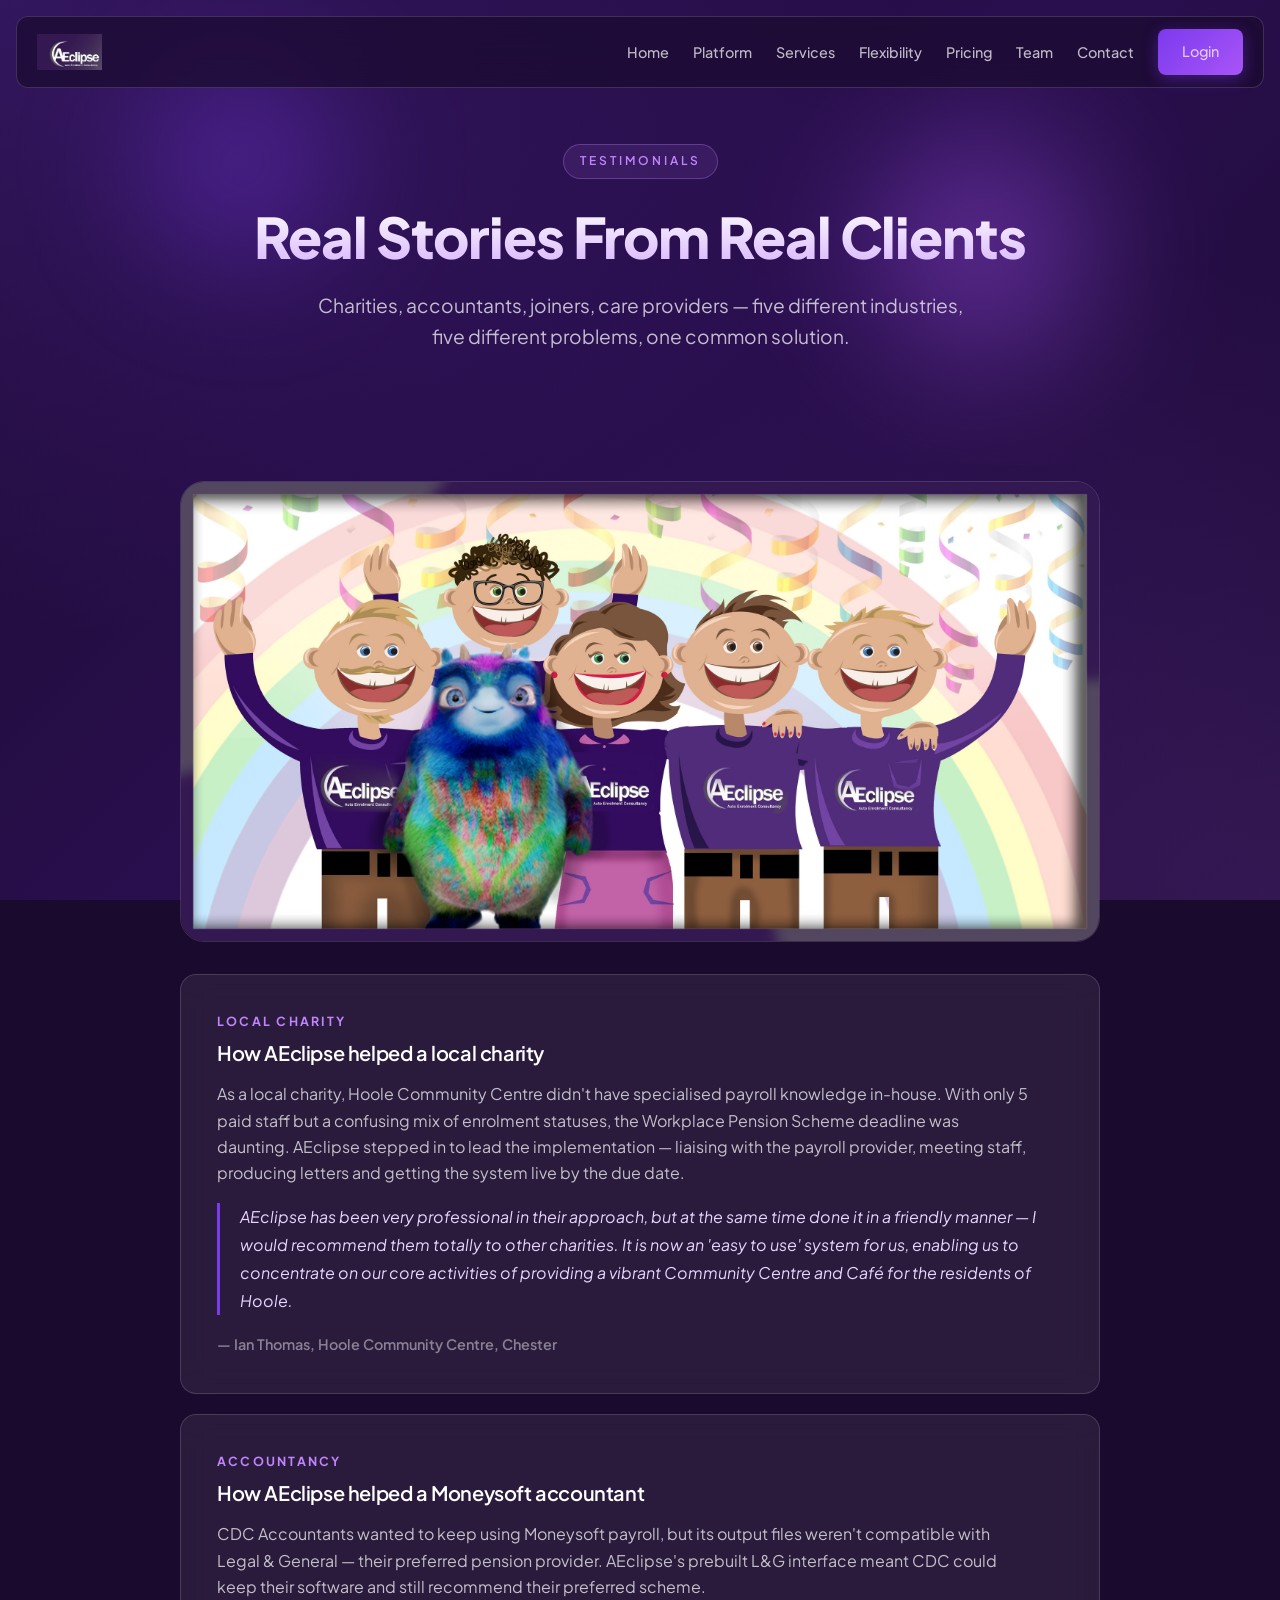
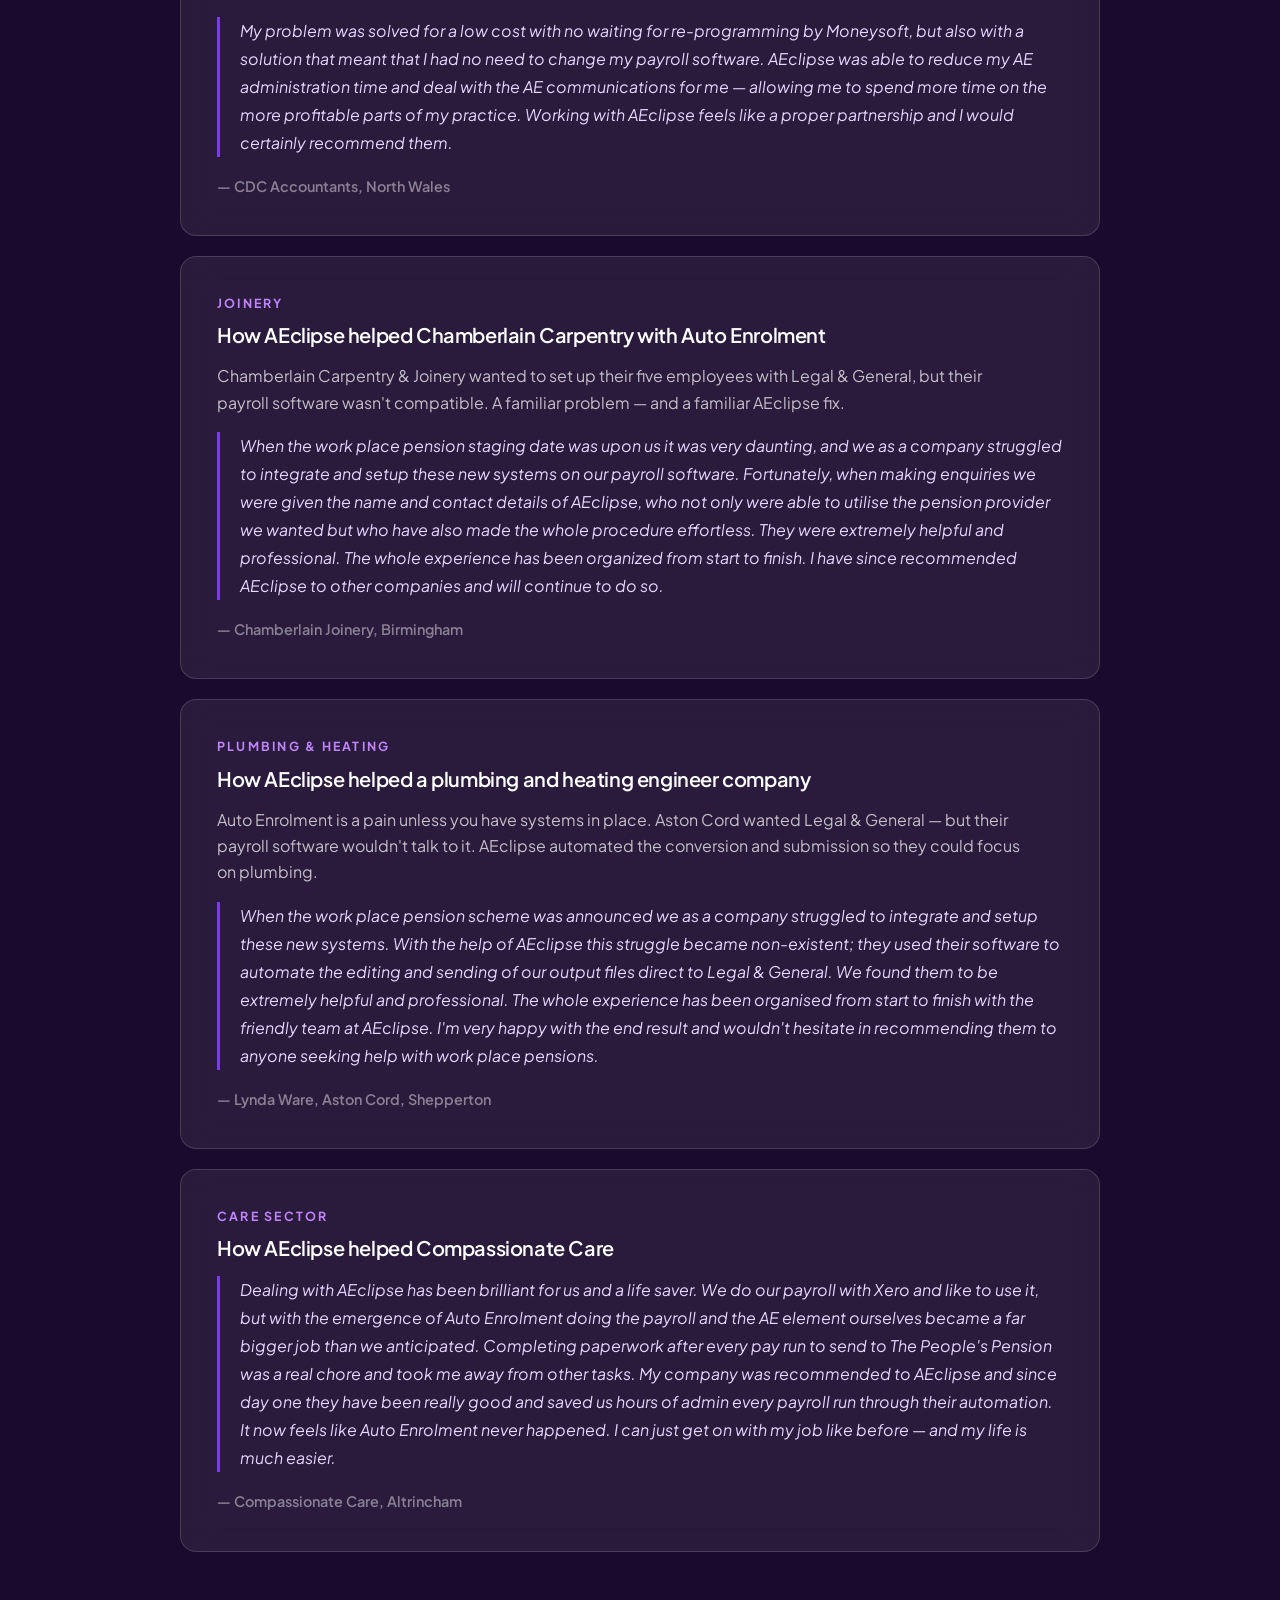
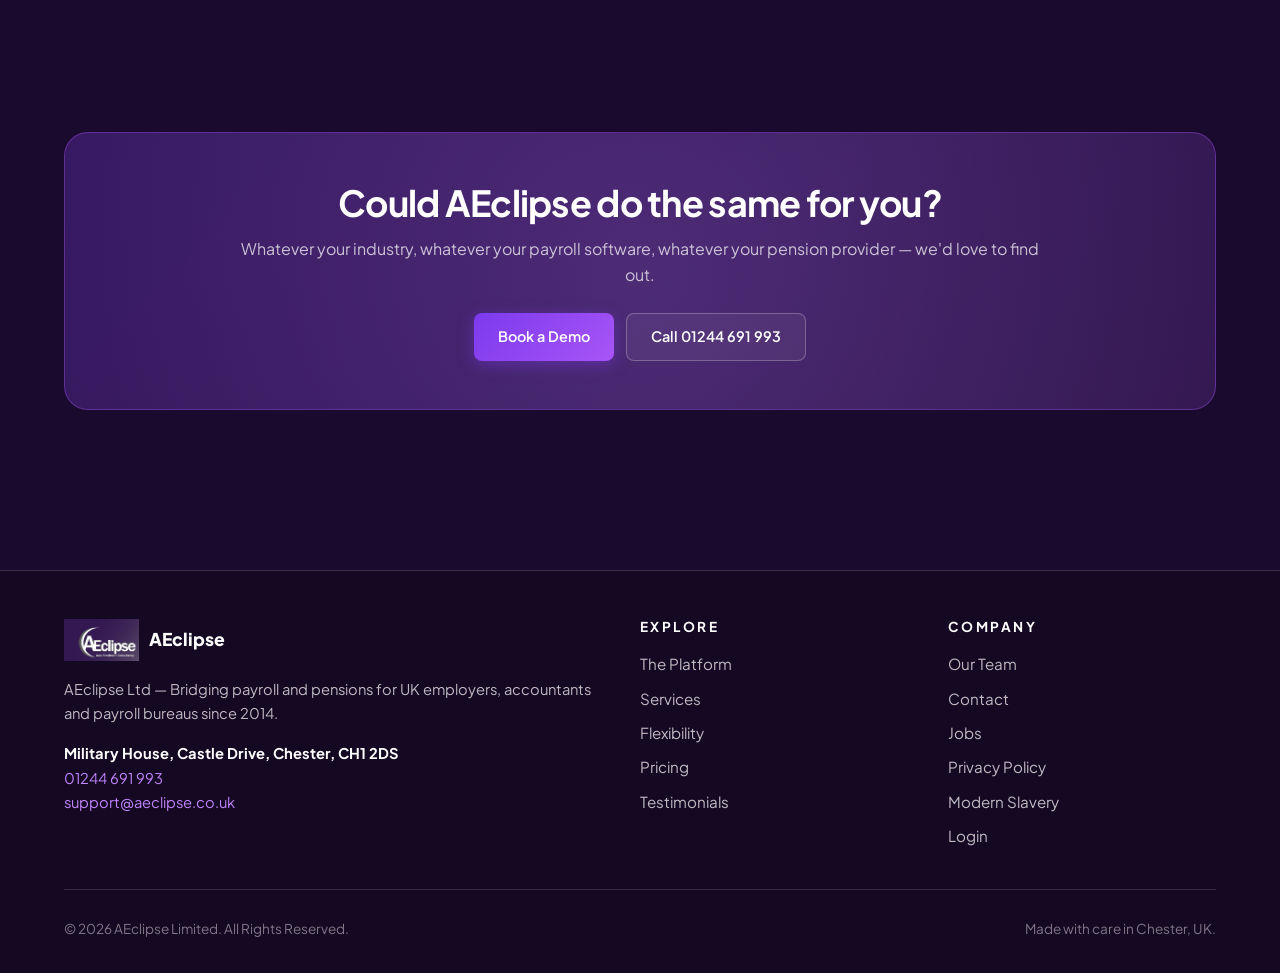
<file: testimonials.html>
<!doctype html>
<html lang="en-GB">
<head>
<meta charset="utf-8">
<meta name="viewport" content="width=device-width,initial-scale=1">
<title>Testimonials — AEclipse | Real Client Stories</title>
<meta name="description" content="Read how AEclipse has helped charities, accountants, joinery firms, plumbers and care providers solve their auto enrolment headaches.">
<link rel="icon" type="image/png" href="assets/images/Aeclipselogo.png">
<link rel="preconnect" href="https://fonts.googleapis.com">
<link rel="preconnect" href="https://fonts.gstatic.com" crossorigin>
<link href="https://fonts.googleapis.com/css2?family=Plus+Jakarta+Sans:wght@300;400;500;600;700;800&display=swap" rel="stylesheet">
<link rel="stylesheet" href="assets/css/style.css">
</head>
<body>

<nav class="navbar" aria-label="Main navigation">
  <a href="index.html" class="navbar-logo"><img src="assets/images/Aeclipselogo.png" alt="AEclipse logo"></a>
  <button class="menu-toggle" aria-label="Toggle menu" aria-expanded="false">
    <svg viewBox="0 0 24 24" fill="none" stroke="currentColor" stroke-width="2"><path d="M3 6h18M3 12h18M3 18h18" stroke-linecap="round"/></svg>
  </button>
  <ul class="navbar-links">
    <li><a href="index.html">Home</a></li>
    <li><a href="platform.html">Platform</a></li>
    <li><a href="services.html">Services</a></li>
    <li><a href="flexibility.html">Flexibility</a></li>
    <li><a href="pricing.html">Pricing</a></li>
    <li><a href="team.html">Team</a></li>
    <li><a href="contact.html">Contact</a></li>
    <li class="cta"><a href="https://pro.aeclipse.co.uk/" class="btn btn-primary" target="_blank" rel="noopener">Login</a></li>
  </ul>
</nav>

<header class="hero">
  <div class="orb orb-1"></div>
  <div class="orb orb-2"></div>
  <div class="container">
    <span class="hero-eyebrow reveal">Testimonials</span>
    <h1 class="reveal">Real Stories From Real Clients</h1>
    <p class="hero-subtitle reveal">Charities, accountants, joiners, care providers — five different industries, five different problems, one common solution.</p>
  </div>
</header>

<section class="section" style="padding-top:1rem">
  <div class="container">
    <div style="max-width:920px;margin:0 auto" class="reveal">
      <img src="assets/images/image-asset.jpeg" alt="AEclipse helping clients" style="width:100%;border-radius:var(--radius-xl);border:1px solid var(--glass-border);margin-bottom:2rem">
    </div>

    <div style="max-width:920px;margin:0 auto">
      <article class="testimonial-card reveal">
        <span class="label">Local Charity</span>
        <h3>How AEclipse helped a local charity</h3>
        <p>As a local charity, Hoole Community Centre didn't have specialised payroll knowledge in-house. With only 5 paid staff but a confusing mix of enrolment statuses, the Workplace Pension Scheme deadline was daunting. AEclipse stepped in to lead the implementation — liaising with the payroll provider, meeting staff, producing letters and getting the system live by the due date.</p>
        <blockquote>AEclipse has been very professional in their approach, but at the same time done it in a friendly manner — I would recommend them totally to other charities. It is now an 'easy to use' system for us, enabling us to concentrate on our core activities of providing a vibrant Community Centre and Café for the residents of Hoole.</blockquote>
        <cite>— Ian Thomas, Hoole Community Centre, Chester</cite>
      </article>

      <article class="testimonial-card reveal">
        <span class="label">Accountancy</span>
        <h3>How AEclipse helped a Moneysoft accountant</h3>
        <p>CDC Accountants wanted to keep using Moneysoft payroll, but its output files weren't compatible with Legal &amp; General — their preferred pension provider. AEclipse's prebuilt L&amp;G interface meant CDC could keep their software and still recommend their preferred scheme.</p>
        <blockquote>My problem was solved for a low cost with no waiting for re-programming by Moneysoft, but also with a solution that meant that I had no need to change my payroll software. AEclipse was able to reduce my AE administration time and deal with the AE communications for me — allowing me to spend more time on the more profitable parts of my practice. Working with AEclipse feels like a proper partnership and I would certainly recommend them.</blockquote>
        <cite>— CDC Accountants, North Wales</cite>
      </article>

      <article class="testimonial-card reveal">
        <span class="label">Joinery</span>
        <h3>How AEclipse helped Chamberlain Carpentry with Auto Enrolment</h3>
        <p>Chamberlain Carpentry &amp; Joinery wanted to set up their five employees with Legal &amp; General, but their payroll software wasn't compatible. A familiar problem — and a familiar AEclipse fix.</p>
        <blockquote>When the work place pension staging date was upon us it was very daunting, and we as a company struggled to integrate and setup these new systems on our payroll software. Fortunately, when making enquiries we were given the name and contact details of AEclipse, who not only were able to utilise the pension provider we wanted but who have also made the whole procedure effortless. They were extremely helpful and professional. The whole experience has been organized from start to finish. I have since recommended AEclipse to other companies and will continue to do so.</blockquote>
        <cite>— Chamberlain Joinery, Birmingham</cite>
      </article>

      <article class="testimonial-card reveal">
        <span class="label">Plumbing &amp; Heating</span>
        <h3>How AEclipse helped a plumbing and heating engineer company</h3>
        <p>Auto Enrolment is a pain unless you have systems in place. Aston Cord wanted Legal &amp; General — but their payroll software wouldn't talk to it. AEclipse automated the conversion and submission so they could focus on plumbing.</p>
        <blockquote>When the work place pension scheme was announced we as a company struggled to integrate and setup these new systems. With the help of AEclipse this struggle became non-existent; they used their software to automate the editing and sending of our output files direct to Legal &amp; General. We found them to be extremely helpful and professional. The whole experience has been organised from start to finish with the friendly team at AEclipse. I'm very happy with the end result and wouldn't hesitate in recommending them to anyone seeking help with work place pensions.</blockquote>
        <cite>— Lynda Ware, Aston Cord, Shepperton</cite>
      </article>

      <article class="testimonial-card reveal">
        <span class="label">Care Sector</span>
        <h3>How AEclipse helped Compassionate Care</h3>
        <blockquote>Dealing with AEclipse has been brilliant for us and a life saver. We do our payroll with Xero and like to use it, but with the emergence of Auto Enrolment doing the payroll and the AE element ourselves became a far bigger job than we anticipated. Completing paperwork after every pay run to send to The People's Pension was a real chore and took me away from other tasks. My company was recommended to AEclipse and since day one they have been really good and saved us hours of admin every payroll run through their automation. It now feels like Auto Enrolment never happened. I can just get on with my job like before — and my life is much easier.</blockquote>
        <cite>— Compassionate Care, Altrincham</cite>
      </article>
    </div>
  </div>
</section>

<section class="section">
  <div class="container">
    <div class="cta-banner reveal">
      <h2>Could AEclipse do the same for you?</h2>
      <p>Whatever your industry, whatever your payroll software, whatever your pension provider — we'd love to find out.</p>
      <div class="hero-cta" style="margin-bottom:0">
        <a href="contact.html" class="btn btn-primary">Book a Demo</a>
        <a href="tel:01244691993" class="btn btn-secondary">Call 01244 691 993</a>
      </div>
    </div>
  </div>
</section>

<footer class="footer">
  <div class="container">
    <div class="footer-grid">
      <div>
        <div class="footer-logo"><img src="assets/images/Aeclipselogo.png" alt=""><span>AEclipse</span></div>
        <p style="font-size:.92rem">AEclipse Ltd — Bridging payroll and pensions for UK employers, accountants and payroll bureaus since 2014.</p>
        <p style="font-size:.92rem;margin-top:1rem"><strong style="color:#fff">Military House, Castle Drive, Chester, CH1 2DS</strong><br>
        <a href="tel:01244691993">01244 691 993</a><br>
        <a href="mailto:support@aeclipse.co.uk">support@aeclipse.co.uk</a></p>
      </div>
      <div>
        <h4>Explore</h4>
        <ul class="footer-links">
          <li><a href="platform.html">The Platform</a></li>
          <li><a href="services.html">Services</a></li>
          <li><a href="flexibility.html">Flexibility</a></li>
          <li><a href="pricing.html">Pricing</a></li>
          <li><a href="testimonials.html">Testimonials</a></li>
        </ul>
      </div>
      <div>
        <h4>Company</h4>
        <ul class="footer-links">
          <li><a href="team.html">Our Team</a></li>
          <li><a href="contact.html">Contact</a></li>
          <li><a href="jobs.html">Jobs</a></li>
          <li><a href="privacy.html">Privacy Policy</a></li>
          <li><a href="modern-slavery.html">Modern Slavery</a></li>
          <li><a href="https://pro.aeclipse.co.uk/" target="_blank" rel="noopener">Login</a></li>
        </ul>
      </div>
    </div>
    <div class="footer-bottom">
      <span>&copy; <span id="year">2026</span> AEclipse Limited. All Rights Reserved.</span>
      <span>Made with care in Chester, UK.</span>
    </div>
  </div>
</footer>

<script src="assets/js/main.js" defer></script>
</body>
</html>
</file>
<file: assets/css/style.css>
/* AEclipse — Dark Glassmorphism Design System */

:root{
  --bg-deep:#1a0a2e;
  --bg-mid:#3d1a6b;
  --bg-light:#5b2d8e;
  --accent:#7c3aed;
  --highlight:#a855f7;
  --glow:#c084fc;
  --glass-bg:rgba(255,255,255,0.07);
  --glass-border:rgba(255,255,255,0.15);
  --text-primary:#ffffff;
  --text-secondary:rgba(255,255,255,0.72);
  --text-muted:rgba(255,255,255,0.45);
  --radius-sm:8px;
  --radius:12px;
  --radius-lg:16px;
  --radius-xl:24px;
  --shadow-glow:0 8px 32px rgba(124,58,237,0.25);
  --shadow-card:0 4px 24px rgba(0,0,0,0.25);
  --easing:cubic-bezier(.4,0,.2,1);
}

*,*::before,*::after{box-sizing:border-box;margin:0;padding:0}
html{scroll-behavior:smooth}
body{
  font-family:'Plus Jakarta Sans',system-ui,-apple-system,Segoe UI,Roboto,sans-serif;
  font-size:16px;
  line-height:1.65;
  color:var(--text-primary);
  background:var(--bg-deep);
  background-image:
    radial-gradient(ellipse at top left,rgba(124,58,237,0.25),transparent 50%),
    radial-gradient(ellipse at bottom right,rgba(168,85,247,0.18),transparent 50%),
    linear-gradient(135deg,#1a0a2e 0%,#2a0f4f 50%,#1a0a2e 100%);
  background-attachment:fixed;
  min-height:100vh;
  overflow-x:hidden;
  -webkit-font-smoothing:antialiased;
  -moz-osx-font-smoothing:grayscale;
}

img{max-width:100%;height:auto;display:block}
a{color:var(--glow);text-decoration:none;transition:color .2s var(--easing)}
a:hover{color:#fff}

h1,h2,h3,h4{font-weight:700;line-height:1.2;letter-spacing:-.02em}
h1{font-size:clamp(2rem,5vw,3.5rem);font-weight:800}
h2{font-size:clamp(1.5rem,3vw,2.25rem)}
h3{font-size:1.25rem;font-weight:600}
p{color:var(--text-secondary);max-width:68ch}

.container{max-width:1200px;margin:0 auto;padding:0 1.5rem}
.section{padding:5rem 0;position:relative}
.section-sm{padding:3rem 0}

/* ---------- Navbar ---------- */
.navbar{
  position:fixed;top:1rem;left:1rem;right:1rem;z-index:50;
  background:rgba(26,10,46,0.7);
  backdrop-filter:blur(20px);-webkit-backdrop-filter:blur(20px);
  border:1px solid var(--glass-border);
  border-radius:var(--radius);
  padding:.75rem 1.25rem;
  display:flex;align-items:center;justify-content:space-between;
  transition:background .3s var(--easing),box-shadow .3s var(--easing);
}
.navbar.scrolled{background:rgba(26,10,46,0.92);box-shadow:var(--shadow-card)}
.navbar-logo{display:flex;align-items:center;gap:.6rem;color:#fff;font-weight:800;font-size:1.05rem;letter-spacing:.02em}
.navbar-logo img{height:36px;width:auto}
.navbar-links{display:flex;align-items:center;gap:1.5rem;list-style:none}
.navbar-links a{color:var(--text-secondary);font-size:.9rem;font-weight:500;transition:color .2s var(--easing)}
.navbar-links a:hover,.navbar-links a.active{color:#fff}
.navbar-links a.active{color:var(--glow)}
.btn{
  display:inline-flex;align-items:center;justify-content:center;gap:.5rem;
  padding:.7rem 1.5rem;border-radius:var(--radius-sm);
  font-weight:600;font-size:.9rem;cursor:pointer;
  transition:all .2s var(--easing);
  border:none;text-decoration:none;
  font-family:inherit;
}
.btn-primary{background:linear-gradient(135deg,var(--accent),var(--highlight));color:#fff;box-shadow:0 4px 16px rgba(124,58,237,0.4)}
.btn-primary:hover{transform:translateY(-1px);box-shadow:0 6px 22px rgba(168,85,247,0.55);color:#fff}
.btn-secondary{background:rgba(255,255,255,0.06);border:1px solid rgba(255,255,255,0.25);color:#fff}
.btn-secondary:hover{background:rgba(255,255,255,0.12);border-color:rgba(255,255,255,0.45);transform:translateY(-1px);color:#fff}
.btn-ghost{background:transparent;color:#fff;border:1px solid rgba(255,255,255,0.2)}

.menu-toggle{display:none;background:none;border:none;color:#fff;cursor:pointer;padding:.4rem}
.menu-toggle svg{width:24px;height:24px}

@media (max-width:880px){
  .navbar{padding:.6rem 1rem}
  .navbar-links{
    position:absolute;top:100%;left:0;right:0;margin-top:.6rem;
    background:rgba(26,10,46,0.95);backdrop-filter:blur(20px);
    border:1px solid var(--glass-border);border-radius:var(--radius);
    flex-direction:column;align-items:stretch;gap:.25rem;
    padding:.75rem;
    transform:translateY(-10px);opacity:0;pointer-events:none;
    transition:all .25s var(--easing);
  }
  .navbar-links.open{transform:translateY(0);opacity:1;pointer-events:auto}
  .navbar-links a{padding:.7rem 1rem;border-radius:var(--radius-sm)}
  .navbar-links a:hover{background:rgba(255,255,255,0.08)}
  .navbar-links li.cta{padding-top:.4rem;border-top:1px solid rgba(255,255,255,0.08);margin-top:.4rem}
  .menu-toggle{display:inline-flex}
  .navbar-logo span{font-size:.95rem}
}

/* ---------- Hero ---------- */
.hero{
  position:relative;
  padding:9rem 0 5rem;
  text-align:center;
  overflow:hidden;
}
.hero-eyebrow{
  display:inline-block;
  text-transform:uppercase;letter-spacing:.25em;font-size:.75rem;font-weight:600;
  color:var(--glow);
  background:rgba(192,132,252,0.1);
  border:1px solid rgba(192,132,252,0.3);
  padding:.4rem 1rem;border-radius:999px;
  margin-bottom:1.5rem;
}
.hero h1{margin-bottom:1.25rem;background:linear-gradient(180deg,#fff 0%,#d8b4fe 100%);-webkit-background-clip:text;background-clip:text;-webkit-text-fill-color:transparent}
.hero-subtitle{font-size:clamp(1rem,1.6vw,1.2rem);color:var(--text-secondary);max-width:680px;margin:0 auto 2rem}
.hero-cta{display:flex;gap:.75rem;justify-content:center;flex-wrap:wrap;margin-bottom:3rem}

/* Floating orbs in hero */
.orb{position:absolute;border-radius:50%;filter:blur(60px);opacity:.55;pointer-events:none;z-index:-1}
.orb-1{top:5%;left:8%;width:280px;height:280px;background:radial-gradient(circle,#7c3aed,transparent 70%);animation:float 9s ease-in-out infinite}
.orb-2{bottom:10%;right:10%;width:340px;height:340px;background:radial-gradient(circle,#a855f7,transparent 70%);animation:float 11s ease-in-out infinite reverse}
.orb-3{top:40%;left:50%;width:220px;height:220px;background:radial-gradient(circle,#c084fc,transparent 70%);animation:float 13s ease-in-out infinite;animation-delay:-3s}

@keyframes float{
  0%,100%{transform:translate(0,0) scale(1)}
  33%{transform:translate(40px,-30px) scale(1.05)}
  66%{transform:translate(-30px,30px) scale(.95)}
}

/* ---------- Stat counters ---------- */
.stats{
  display:grid;grid-template-columns:repeat(auto-fit,minmax(140px,1fr));
  gap:1rem;max-width:880px;margin:0 auto;
}
.stat{
  background:var(--glass-bg);border:1px solid var(--glass-border);
  backdrop-filter:blur(16px);-webkit-backdrop-filter:blur(16px);
  border-radius:var(--radius);padding:1.5rem 1rem;text-align:center;
  transition:all .25s var(--easing);
}
.stat:hover{border-color:rgba(168,85,247,0.5);box-shadow:var(--shadow-glow);transform:translateY(-2px)}
.stat-number{font-size:2.25rem;font-weight:800;color:#fff;background:linear-gradient(135deg,#fff,#c084fc);-webkit-background-clip:text;background-clip:text;-webkit-text-fill-color:transparent;line-height:1}
.stat-label{display:block;margin-top:.4rem;font-size:.78rem;text-transform:uppercase;letter-spacing:.15em;color:var(--text-muted);font-weight:600}

/* ---------- Glass cards ---------- */
.card{
  background:var(--glass-bg);border:1px solid var(--glass-border);
  backdrop-filter:blur(16px);-webkit-backdrop-filter:blur(16px);
  border-radius:var(--radius-lg);
  padding:2rem;
  transition:all .25s var(--easing);
  position:relative;
}
.card:hover{border-color:rgba(168,85,247,0.5);box-shadow:var(--shadow-glow);transform:translateY(-3px)}
.card-icon{
  width:48px;height:48px;border-radius:var(--radius-sm);
  display:flex;align-items:center;justify-content:center;
  background:linear-gradient(135deg,rgba(124,58,237,0.3),rgba(168,85,247,0.15));
  border:1px solid rgba(168,85,247,0.3);
  color:var(--glow);
  margin-bottom:1.25rem;
}
.card-icon svg{width:24px;height:24px}
.card h3{color:#fff;margin-bottom:.6rem}
.card p{color:var(--text-secondary);font-size:.95rem}
.card-link{
  display:inline-flex;align-items:center;gap:.35rem;
  margin-top:1rem;color:var(--glow);font-weight:600;font-size:.9rem;
  transition:gap .2s var(--easing);
}
.card-link:hover{gap:.6rem;color:#fff}

.cards-grid{display:grid;grid-template-columns:repeat(auto-fit,minmax(280px,1fr));gap:1.25rem}
.cards-grid-3{display:grid;grid-template-columns:repeat(3,1fr);gap:1.25rem}
.cards-grid-2{display:grid;grid-template-columns:repeat(2,1fr);gap:1.25rem}
@media (max-width:768px){.cards-grid-3,.cards-grid-2{grid-template-columns:1fr}}

/* ---------- Section heading ---------- */
.section-head{text-align:center;max-width:760px;margin:0 auto 3rem}
.section-eyebrow{display:inline-block;text-transform:uppercase;letter-spacing:.22em;font-size:.72rem;font-weight:700;color:var(--glow);margin-bottom:.75rem}
.section-head h2{margin-bottom:.75rem}
.section-head p{color:var(--text-secondary);margin:0 auto;font-size:1.05rem}

/* ---------- Logo marquee ---------- */
.marquee{
  position:relative;overflow:hidden;
  padding:1.5rem 0;
  margin:1.5rem 0;
  -webkit-mask-image:linear-gradient(90deg,transparent,#000 12%,#000 88%,transparent);
  mask-image:linear-gradient(90deg,transparent,#000 12%,#000 88%,transparent);
}
.marquee-track{display:flex;gap:3rem;animation:marquee 32s linear infinite;width:max-content}
.marquee:hover .marquee-track{animation-play-state:paused}
.marquee-item{
  flex-shrink:0;
  background:rgba(255,255,255,0.95);
  border-radius:var(--radius);
  padding:.75rem 1.5rem;
  height:80px;width:170px;
  display:flex;align-items:center;justify-content:center;
}
.marquee-item img{max-height:54px;max-width:140px;object-fit:contain}
@keyframes marquee{from{transform:translateX(0)}to{transform:translateX(-50%)}}

/* ---------- About / Two-col ---------- */
.two-col{display:grid;grid-template-columns:1fr 1fr;gap:3rem;align-items:center}
@media (max-width:880px){.two-col{grid-template-columns:1fr;gap:2rem}}

/* ---------- Testimonials ---------- */
.testimonial-carousel{position:relative;max-width:880px;margin:0 auto}
.testimonial{
  background:var(--glass-bg);border:1px solid var(--glass-border);
  backdrop-filter:blur(16px);
  border-radius:var(--radius-lg);
  padding:2.5rem;text-align:center;
  display:none;
}
.testimonial.active{display:block;animation:fadeIn .5s var(--easing)}
.testimonial-quote{font-size:1.1rem;font-style:italic;color:#f5f3ff;line-height:1.7;margin-bottom:1.25rem}
.testimonial-quote::before{content:'"';font-size:3rem;color:var(--glow);line-height:0;vertical-align:-.4em;margin-right:.2em}
.testimonial-author{font-weight:700;color:#fff}
.testimonial-role{display:block;color:var(--text-muted);font-size:.85rem;margin-top:.2rem}
.carousel-dots{display:flex;gap:.5rem;justify-content:center;margin-top:1.75rem}
.dot{width:10px;height:10px;border-radius:50%;background:rgba(255,255,255,0.25);border:none;cursor:pointer;transition:all .25s}
.dot.active{background:var(--glow);width:28px;border-radius:5px}
@keyframes fadeIn{from{opacity:0;transform:translateY(8px)}to{opacity:1;transform:translateY(0)}}

/* ---------- Client logos ---------- */
.client-grid{display:grid;grid-template-columns:repeat(auto-fit,minmax(150px,1fr));gap:1rem}
.client-item{
  background:rgba(255,255,255,0.95);
  border-radius:var(--radius);
  padding:1rem;height:100px;
  display:flex;align-items:center;justify-content:center;
  transition:transform .25s var(--easing);
}
.client-item:hover{transform:translateY(-3px)}
.client-item img{max-height:64px;max-width:100%;object-fit:contain}

/* ---------- CTA banner ---------- */
.cta-banner{
  background:linear-gradient(135deg,rgba(124,58,237,0.25),rgba(168,85,247,0.15));
  border:1px solid rgba(168,85,247,0.4);
  border-radius:var(--radius-xl);
  padding:3rem 2rem;text-align:center;
  position:relative;overflow:hidden;
}
.cta-banner::before{content:'';position:absolute;inset:-50%;background:radial-gradient(circle,rgba(192,132,252,0.2),transparent 60%);animation:pulse 6s ease-in-out infinite}
@keyframes pulse{0%,100%{opacity:.5}50%{opacity:1}}
.cta-banner > *{position:relative}
.cta-banner h2{margin-bottom:.75rem}
.cta-banner p{margin:0 auto 1.5rem}

/* ---------- Footer ---------- */
.footer{
  margin-top:5rem;
  border-top:1px solid var(--glass-border);
  background:rgba(0,0,0,0.25);
  padding:3rem 0 2rem;
}
.footer-grid{display:grid;grid-template-columns:2fr 1fr 1fr;gap:2.5rem;margin-bottom:2.5rem}
@media (max-width:768px){.footer-grid{grid-template-columns:1fr;gap:1.75rem}}
.footer h4{color:#fff;font-size:.85rem;text-transform:uppercase;letter-spacing:.18em;margin-bottom:1rem}
.footer-links{list-style:none;display:flex;flex-direction:column;gap:.5rem}
.footer-links a{color:var(--text-secondary);font-size:.95rem}
.footer-links a:hover{color:#fff}
.footer-bottom{
  padding-top:1.75rem;border-top:1px solid var(--glass-border);
  display:flex;justify-content:space-between;align-items:center;flex-wrap:wrap;gap:1rem;
  color:var(--text-muted);font-size:.85rem;
}
.footer-logo{display:flex;align-items:center;gap:.6rem;margin-bottom:1rem}
.footer-logo img{height:42px;width:auto}
.footer-logo span{font-weight:800;color:#fff;font-size:1.1rem}

/* ---------- Form ---------- */
.form{display:flex;flex-direction:column;gap:1rem}
.form-group{display:flex;flex-direction:column;gap:.4rem}
.form label{color:#fff;font-weight:600;font-size:.85rem}
.form input,.form textarea{
  background:rgba(255,255,255,0.06);
  border:1px solid rgba(255,255,255,0.18);
  border-radius:var(--radius-sm);
  padding:.75rem 1rem;color:#fff;font-family:inherit;font-size:.95rem;
  transition:border-color .2s,background .2s;
}
.form input:focus,.form textarea:focus{outline:none;border-color:var(--glow);background:rgba(255,255,255,0.1);box-shadow:0 0 0 3px rgba(192,132,252,0.18)}
.form input::placeholder,.form textarea::placeholder{color:rgba(255,255,255,0.4)}
.form textarea{min-height:130px;resize:vertical}
.form-note{font-size:.78rem;color:var(--text-muted)}
.form-success{
  display:none;background:rgba(34,197,94,0.15);border:1px solid rgba(34,197,94,0.45);
  color:#86efac;padding:.85rem 1rem;border-radius:var(--radius-sm);margin-top:.5rem;font-size:.9rem;
}

/* ---------- Team grid ---------- */
.team-card{
  background:var(--glass-bg);border:1px solid var(--glass-border);
  backdrop-filter:blur(16px);
  border-radius:var(--radius-lg);
  padding:2rem;
  display:flex;gap:1.5rem;align-items:flex-start;
  transition:all .3s var(--easing);
}
.team-card:hover{border-color:rgba(168,85,247,0.5);box-shadow:var(--shadow-glow);transform:translateY(-3px)}
.team-photo{
  width:110px;height:110px;flex-shrink:0;
  border-radius:50%;
  border:3px solid rgba(168,85,247,0.5);
  background:#fff;object-fit:cover;
  box-shadow:0 4px 16px rgba(124,58,237,0.4);
}
.team-info h3{color:#fff;margin-bottom:.15rem}
.team-role{color:var(--glow);font-weight:600;font-size:.85rem;text-transform:uppercase;letter-spacing:.1em;margin-bottom:.75rem;display:block}
.team-bio{color:var(--text-secondary);font-size:.92rem;line-height:1.65}
@media (max-width:540px){
  .team-card{flex-direction:column;align-items:center;text-align:center}
}

/* ---------- Testimonial cards (full page) ---------- */
.testimonial-card{
  background:var(--glass-bg);border:1px solid var(--glass-border);
  border-radius:var(--radius-lg);
  padding:2.25rem;backdrop-filter:blur(16px);
  margin-bottom:1.25rem;
}
.testimonial-card .label{color:var(--glow);font-size:.78rem;text-transform:uppercase;letter-spacing:.18em;font-weight:700;margin-bottom:.6rem;display:block}
.testimonial-card h3{margin-bottom:1rem}
.testimonial-card blockquote{
  border-left:3px solid var(--accent);padding-left:1.25rem;
  font-style:italic;color:#e9d5ff;line-height:1.75;margin:1rem 0;
}
.testimonial-card cite{color:var(--text-muted);font-style:normal;font-weight:600;font-size:.9rem}

/* ---------- Reveal animation ---------- */
.reveal{opacity:0;transform:translateY(24px);transition:opacity .7s var(--easing),transform .7s var(--easing)}
.reveal.visible{opacity:1;transform:translateY(0)}

/* ---------- Pricing ---------- */
.pricing-cta{
  background:linear-gradient(135deg,rgba(124,58,237,0.25),rgba(168,85,247,0.15));
  border:1px solid rgba(168,85,247,0.45);
  border-radius:var(--radius-xl);
  padding:3rem 2rem;text-align:center;
}
.phone-big{
  display:inline-block;font-size:clamp(1.5rem,4vw,2.4rem);font-weight:800;
  color:#fff;letter-spacing:.02em;margin:1rem 0 1.5rem;
  background:linear-gradient(135deg,#fff,#c084fc);-webkit-background-clip:text;background-clip:text;-webkit-text-fill-color:transparent;
}
.phone-big:hover{color:#fff}

/* ---------- Timeline ---------- */
.timeline{display:grid;grid-template-columns:repeat(3,1fr);gap:1.25rem;margin-top:2rem;position:relative}
.timeline::before{content:'';position:absolute;top:35px;left:10%;right:10%;height:2px;background:linear-gradient(90deg,transparent,rgba(168,85,247,0.4),transparent);z-index:0}
.timeline-step{text-align:center;position:relative;z-index:1}
.timeline-num{
  width:70px;height:70px;border-radius:50%;
  background:linear-gradient(135deg,var(--accent),var(--highlight));
  display:flex;align-items:center;justify-content:center;
  font-size:1.5rem;font-weight:800;color:#fff;
  margin:0 auto 1rem;border:3px solid var(--bg-deep);
  box-shadow:0 4px 16px rgba(124,58,237,0.5);
}
.timeline-step h4{color:#fff;margin-bottom:.4rem}
.timeline-step p{color:var(--text-secondary);font-size:.9rem;margin:0 auto;max-width:240px}
@media (max-width:768px){
  .timeline{grid-template-columns:1fr;gap:1.5rem}
  .timeline::before{display:none}
}

/* ---------- Misc ---------- */
.list-checks{list-style:none;display:flex;flex-direction:column;gap:.6rem}
.list-checks li{display:flex;gap:.6rem;align-items:flex-start;color:var(--text-secondary)}
.list-checks li::before{content:'';flex-shrink:0;width:22px;height:22px;border-radius:50%;background:linear-gradient(135deg,var(--accent),var(--highlight));margin-top:2px;background-image:url("data:image/svg+xml;utf8,<svg xmlns='http://www.w3.org/2000/svg' viewBox='0 0 24 24' fill='none' stroke='white' stroke-width='3' stroke-linecap='round' stroke-linejoin='round'><polyline points='20 6 9 17 4 12'/></svg>");background-size:60%;background-repeat:no-repeat;background-position:center}

.contact-info{display:flex;flex-direction:column;gap:1.25rem}
.contact-info-item{display:flex;gap:1rem;align-items:flex-start}
.contact-info-icon{width:42px;height:42px;flex-shrink:0;border-radius:var(--radius-sm);display:flex;align-items:center;justify-content:center;background:linear-gradient(135deg,rgba(124,58,237,0.3),rgba(168,85,247,0.15));border:1px solid rgba(168,85,247,0.3);color:var(--glow)}
.contact-info-icon svg{width:20px;height:20px}
.contact-info-text strong{display:block;color:#fff;font-size:.85rem;text-transform:uppercase;letter-spacing:.12em;margin-bottom:.25rem}
.contact-info-text a,.contact-info-text span{color:var(--text-secondary);font-size:.95rem;line-height:1.5}
.contact-info-text a:hover{color:#fff}

@media (prefers-reduced-motion:reduce){
  *,*::before,*::after{animation-duration:.01ms!important;animation-iteration-count:1!important;transition-duration:.01ms!important}
  .marquee-track{animation:none}
  .orb{animation:none}
}
</file>
